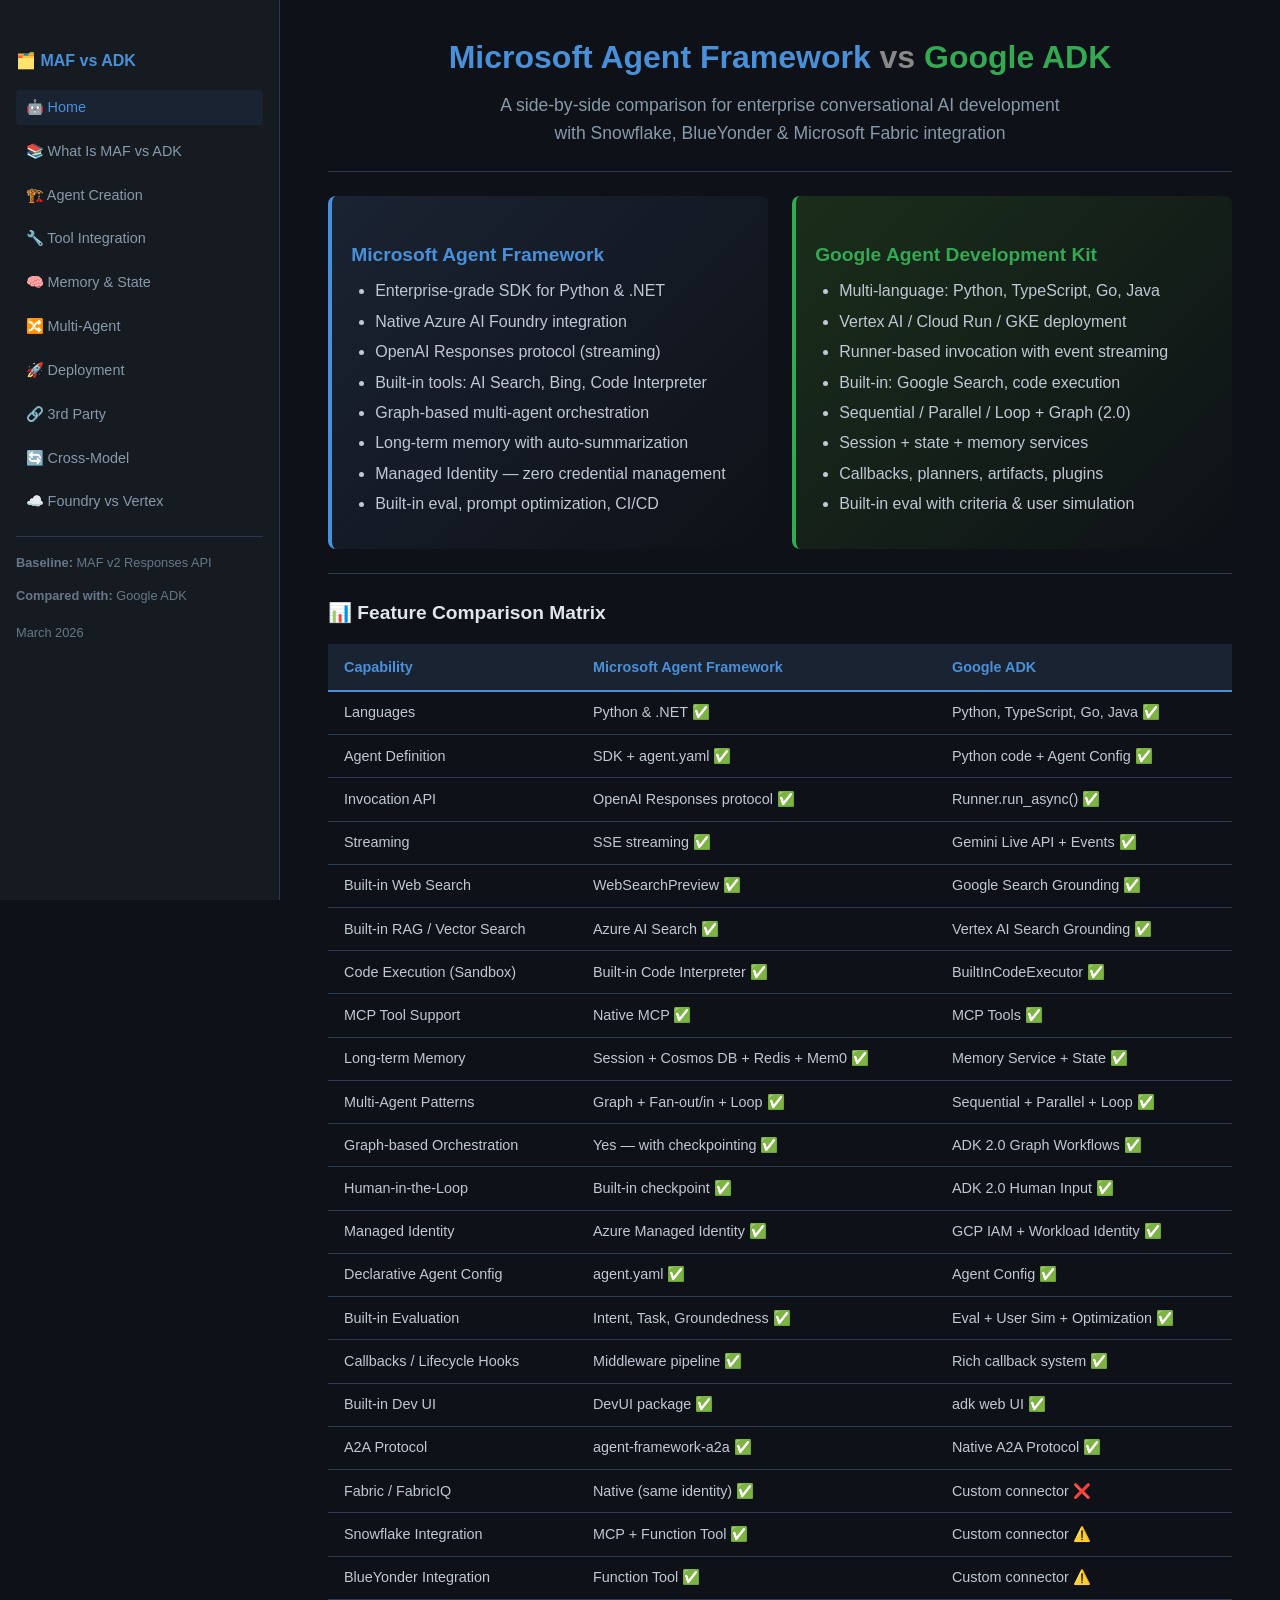
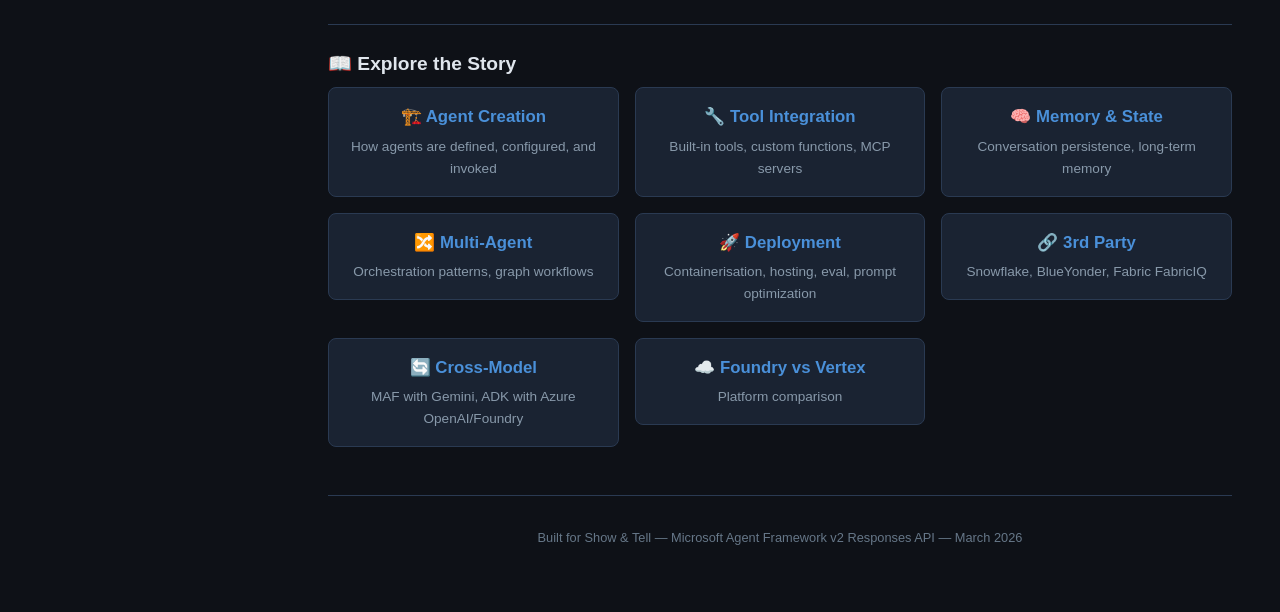
<file: static_site/index.html>
<!DOCTYPE html>
<html lang="en">
<head>
<meta charset="UTF-8">
<meta name="viewport" content="width=device-width, initial-scale=1.0">
<title>Home — MAF vs ADK</title>
<link rel="stylesheet" href="css/style.css">
</head>
<body>
<nav class="sidebar">
    <h3>🗂️ MAF vs ADK</h3>
    <ul><li><a href="index.html" class="active">🤖 Home</a></li>
<li><a href="0-what-is.html">📚 What Is MAF vs ADK</a></li>
<li><a href="1-agent-creation.html">🏗️ Agent Creation</a></li>
<li><a href="2-tool-integration.html">🔧 Tool Integration</a></li>
<li><a href="3-memory-state.html">🧠 Memory & State</a></li>
<li><a href="4-multi-agent.html">🔀 Multi-Agent</a></li>
<li><a href="5-deployment.html">🚀 Deployment</a></li>
<li><a href="6-third-party.html">🔗 3rd Party</a></li>
<li><a href="7-cross-model.html">🔄 Cross-Model</a></li>
<li><a href="8-foundry-vs-vertex.html">☁️ Foundry vs Vertex</a></li>
</ul>
    <div class="sidebar-meta">
        <p><strong>Baseline:</strong> MAF v2 Responses API</p>
        <p><strong>Compared with:</strong> Google ADK</p>
        <p style="margin-top:1rem;">March 2026</p>
    </div>
</nav>
<div class="mobile-nav">
    <select onchange="location.href=this.value">
        <option value="index.html" selected>🤖 Home</option>
<option value="0-what-is.html">📚 What Is MAF vs ADK</option>
<option value="1-agent-creation.html">🏗️ Agent Creation</option>
<option value="2-tool-integration.html">🔧 Tool Integration</option>
<option value="3-memory-state.html">🧠 Memory & State</option>
<option value="4-multi-agent.html">🔀 Multi-Agent</option>
<option value="5-deployment.html">🚀 Deployment</option>
<option value="6-third-party.html">🔗 3rd Party</option>
<option value="7-cross-model.html">🔄 Cross-Model</option>
<option value="8-foundry-vs-vertex.html">☁️ Foundry vs Vertex</option>

    </select>
</div>
<main class="main-content">

<h1 style="text-align:center;">
    <span style="color:#4A90D9;">Microsoft Agent Framework</span>
    <span style="color:#888;"> vs </span>
    <span style="color:#34A853;">Google ADK</span>
</h1>
<p style="text-align:center; color:#8899aa; font-size:1.1rem;">
    A side-by-side comparison for enterprise conversational AI development<br>
    with Snowflake, BlueYonder &amp; Microsoft Fabric integration
</p>
<hr>

<div class="columns">
<div class="maf-col">
    <h3 style="color:#4A90D9;">Microsoft Agent Framework</h3>
    <ul>
    <li>Enterprise-grade SDK for Python &amp; .NET</li>
    <li>Native Azure AI Foundry integration</li>
    <li>OpenAI Responses protocol (streaming)</li>
    <li>Built-in tools: AI Search, Bing, Code Interpreter</li>
    <li>Graph-based multi-agent orchestration</li>
    <li>Long-term memory with auto-summarization</li>
    <li>Managed Identity — zero credential management</li>
    <li>Built-in eval, prompt optimization, CI/CD</li>
    </ul>
</div>
<div class="adk-col">
    <h3 style="color:#34A853;">Google Agent Development Kit</h3>
    <ul>
    <li>Multi-language: Python, TypeScript, Go, Java</li>
    <li>Vertex AI / Cloud Run / GKE deployment</li>
    <li>Runner-based invocation with event streaming</li>
    <li>Built-in: Google Search, code execution</li>
    <li>Sequential / Parallel / Loop + Graph (2.0)</li>
    <li>Session + state + memory services</li>
    <li>Callbacks, planners, artifacts, plugins</li>
    <li>Built-in eval with criteria &amp; user simulation</li>
    </ul>
</div>
</div>
<hr>

<h3>📊 Feature Comparison Matrix</h3>
<table><thead><tr><th>Capability</th><th>Microsoft Agent Framework</th><th>Google ADK</th></tr></thead><tbody><tr><td>Languages</td><td>Python &amp; .NET ✅</td><td>Python, TypeScript, Go, Java ✅</td></tr>
<tr><td>Agent Definition</td><td>SDK + agent.yaml ✅</td><td>Python code + Agent Config ✅</td></tr>
<tr><td>Invocation API</td><td>OpenAI Responses protocol ✅</td><td>Runner.run_async() ✅</td></tr>
<tr><td>Streaming</td><td>SSE streaming ✅</td><td>Gemini Live API + Events ✅</td></tr>
<tr><td>Built-in Web Search</td><td>WebSearchPreview ✅</td><td>Google Search Grounding ✅</td></tr>
<tr><td>Built-in RAG / Vector Search</td><td>Azure AI Search ✅</td><td>Vertex AI Search Grounding ✅</td></tr>
<tr><td>Code Execution (Sandbox)</td><td>Built-in Code Interpreter ✅</td><td>BuiltInCodeExecutor ✅</td></tr>
<tr><td>MCP Tool Support</td><td>Native MCP ✅</td><td>MCP Tools ✅</td></tr>
<tr><td>Long-term Memory</td><td>Session + Cosmos DB + Redis + Mem0 ✅</td><td>Memory Service + State ✅</td></tr>
<tr><td>Multi-Agent Patterns</td><td>Graph + Fan-out/in + Loop ✅</td><td>Sequential + Parallel + Loop ✅</td></tr>
<tr><td>Graph-based Orchestration</td><td>Yes — with checkpointing ✅</td><td>ADK 2.0 Graph Workflows ✅</td></tr>
<tr><td>Human-in-the-Loop</td><td>Built-in checkpoint ✅</td><td>ADK 2.0 Human Input ✅</td></tr>
<tr><td>Managed Identity</td><td>Azure Managed Identity ✅</td><td>GCP IAM + Workload Identity ✅</td></tr>
<tr><td>Declarative Agent Config</td><td>agent.yaml ✅</td><td>Agent Config ✅</td></tr>
<tr><td>Built-in Evaluation</td><td>Intent, Task, Groundedness ✅</td><td>Eval + User Sim + Optimization ✅</td></tr>
<tr><td>Callbacks / Lifecycle Hooks</td><td>Middleware pipeline ✅</td><td>Rich callback system ✅</td></tr>
<tr><td>Built-in Dev UI</td><td>DevUI package ✅</td><td>adk web UI ✅</td></tr>
<tr><td>A2A Protocol</td><td>agent-framework-a2a ✅</td><td>Native A2A Protocol ✅</td></tr>
<tr><td>Fabric / FabricIQ</td><td>Native (same identity) ✅</td><td>Custom connector ❌</td></tr>
<tr><td>Snowflake Integration</td><td>MCP + Function Tool ✅</td><td>Custom connector ⚠️</td></tr>
<tr><td>BlueYonder Integration</td><td>Function Tool ✅</td><td>Custom connector ⚠️</td></tr>
</tbody></table>
<hr>

<h3>📖 Explore the Story</h3>
<div class="columns-3"><a href="1-agent-creation.html" style="text-decoration:none"><div class="metric-card"><h3>🏗️ Agent Creation</h3><p>How agents are defined, configured, and invoked</p></div></a>
<a href="2-tool-integration.html" style="text-decoration:none"><div class="metric-card"><h3>🔧 Tool Integration</h3><p>Built-in tools, custom functions, MCP servers</p></div></a>
<a href="3-memory-state.html" style="text-decoration:none"><div class="metric-card"><h3>🧠 Memory &amp; State</h3><p>Conversation persistence, long-term memory</p></div></a>
<a href="4-multi-agent.html" style="text-decoration:none"><div class="metric-card"><h3>🔀 Multi-Agent</h3><p>Orchestration patterns, graph workflows</p></div></a>
<a href="5-deployment.html" style="text-decoration:none"><div class="metric-card"><h3>🚀 Deployment</h3><p>Containerisation, hosting, eval, prompt optimization</p></div></a>
<a href="6-third-party.html" style="text-decoration:none"><div class="metric-card"><h3>🔗 3rd Party</h3><p>Snowflake, BlueYonder, Fabric FabricIQ</p></div></a>
<a href="7-cross-model.html" style="text-decoration:none"><div class="metric-card"><h3>🔄 Cross-Model</h3><p>MAF with Gemini, ADK with Azure OpenAI/Foundry</p></div></a>
<a href="8-foundry-vs-vertex.html" style="text-decoration:none"><div class="metric-card"><h3>☁️ Foundry vs Vertex</h3><p>Platform comparison</p></div></a>
</div>

<div class="footer">
    Built for Show &amp; Tell — Microsoft Agent Framework v2 Responses API — March 2026
</div>
</main>
</body>
</html>
</file>
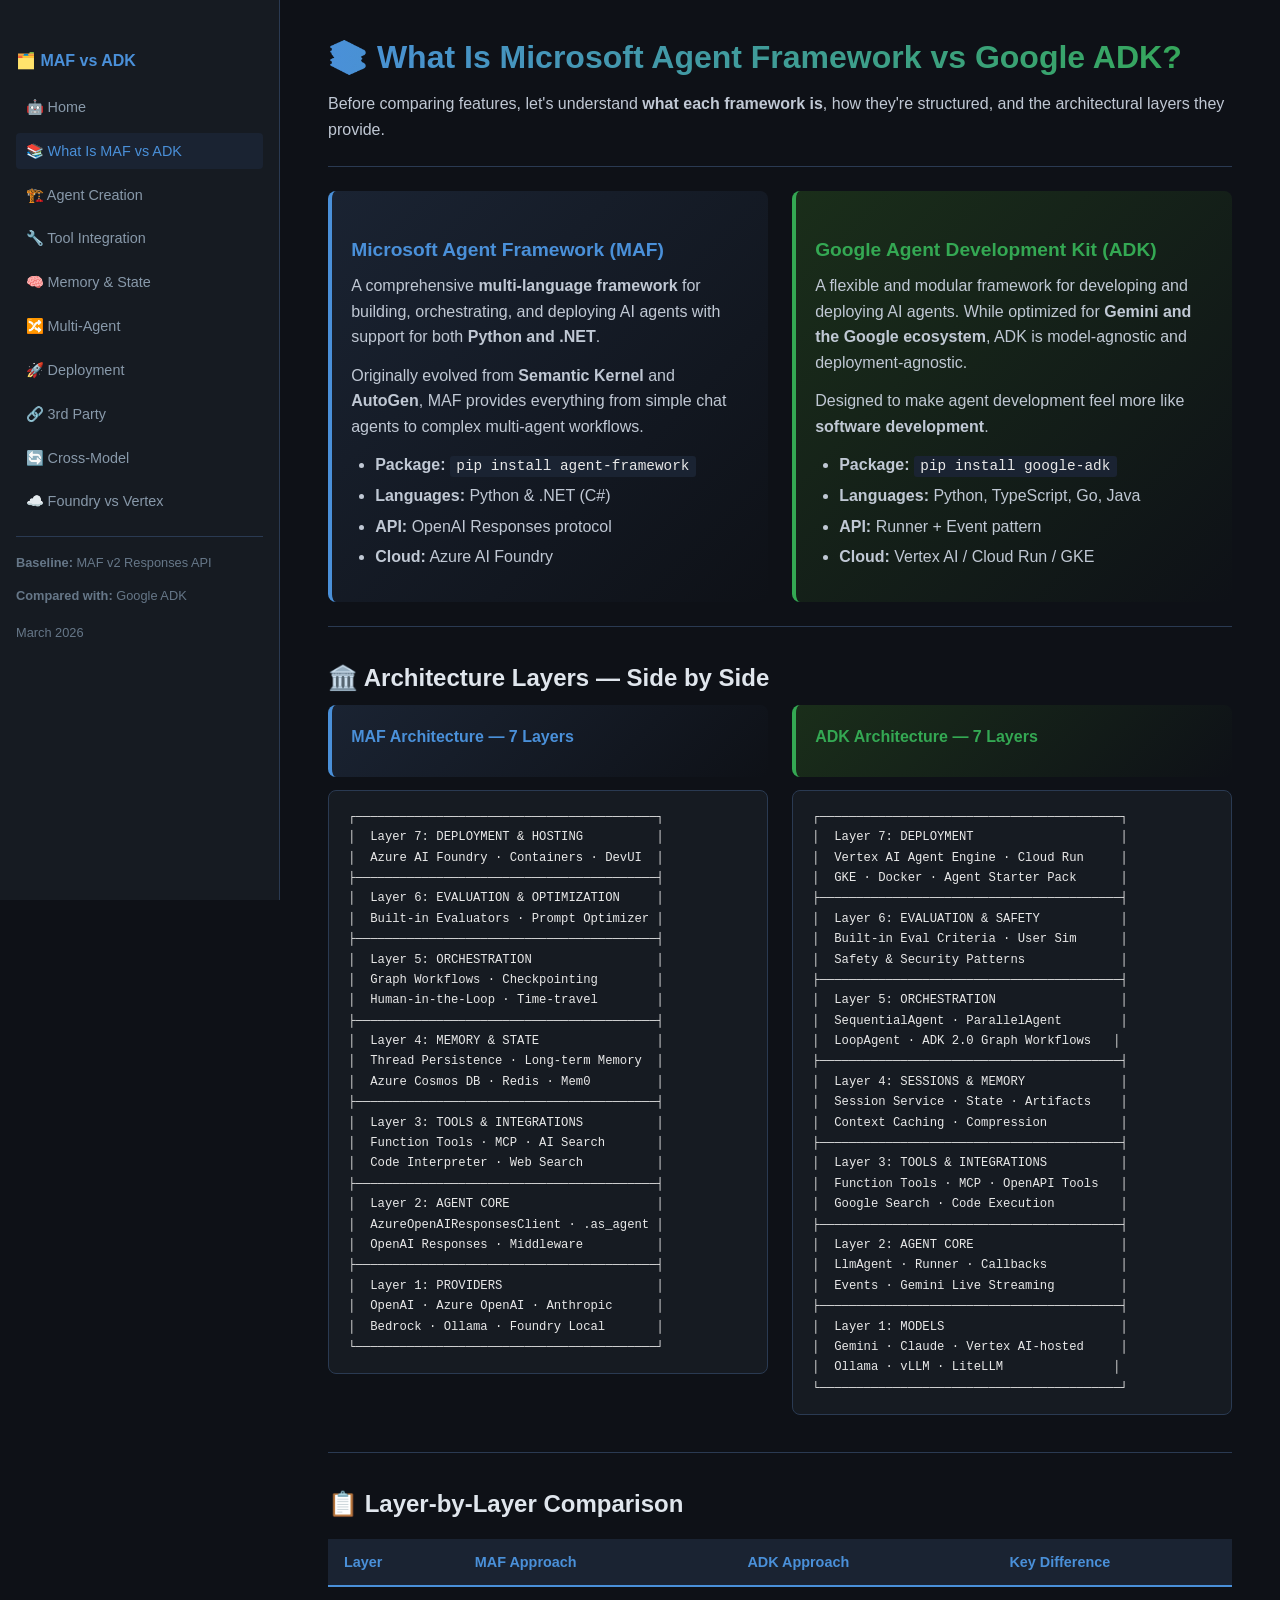
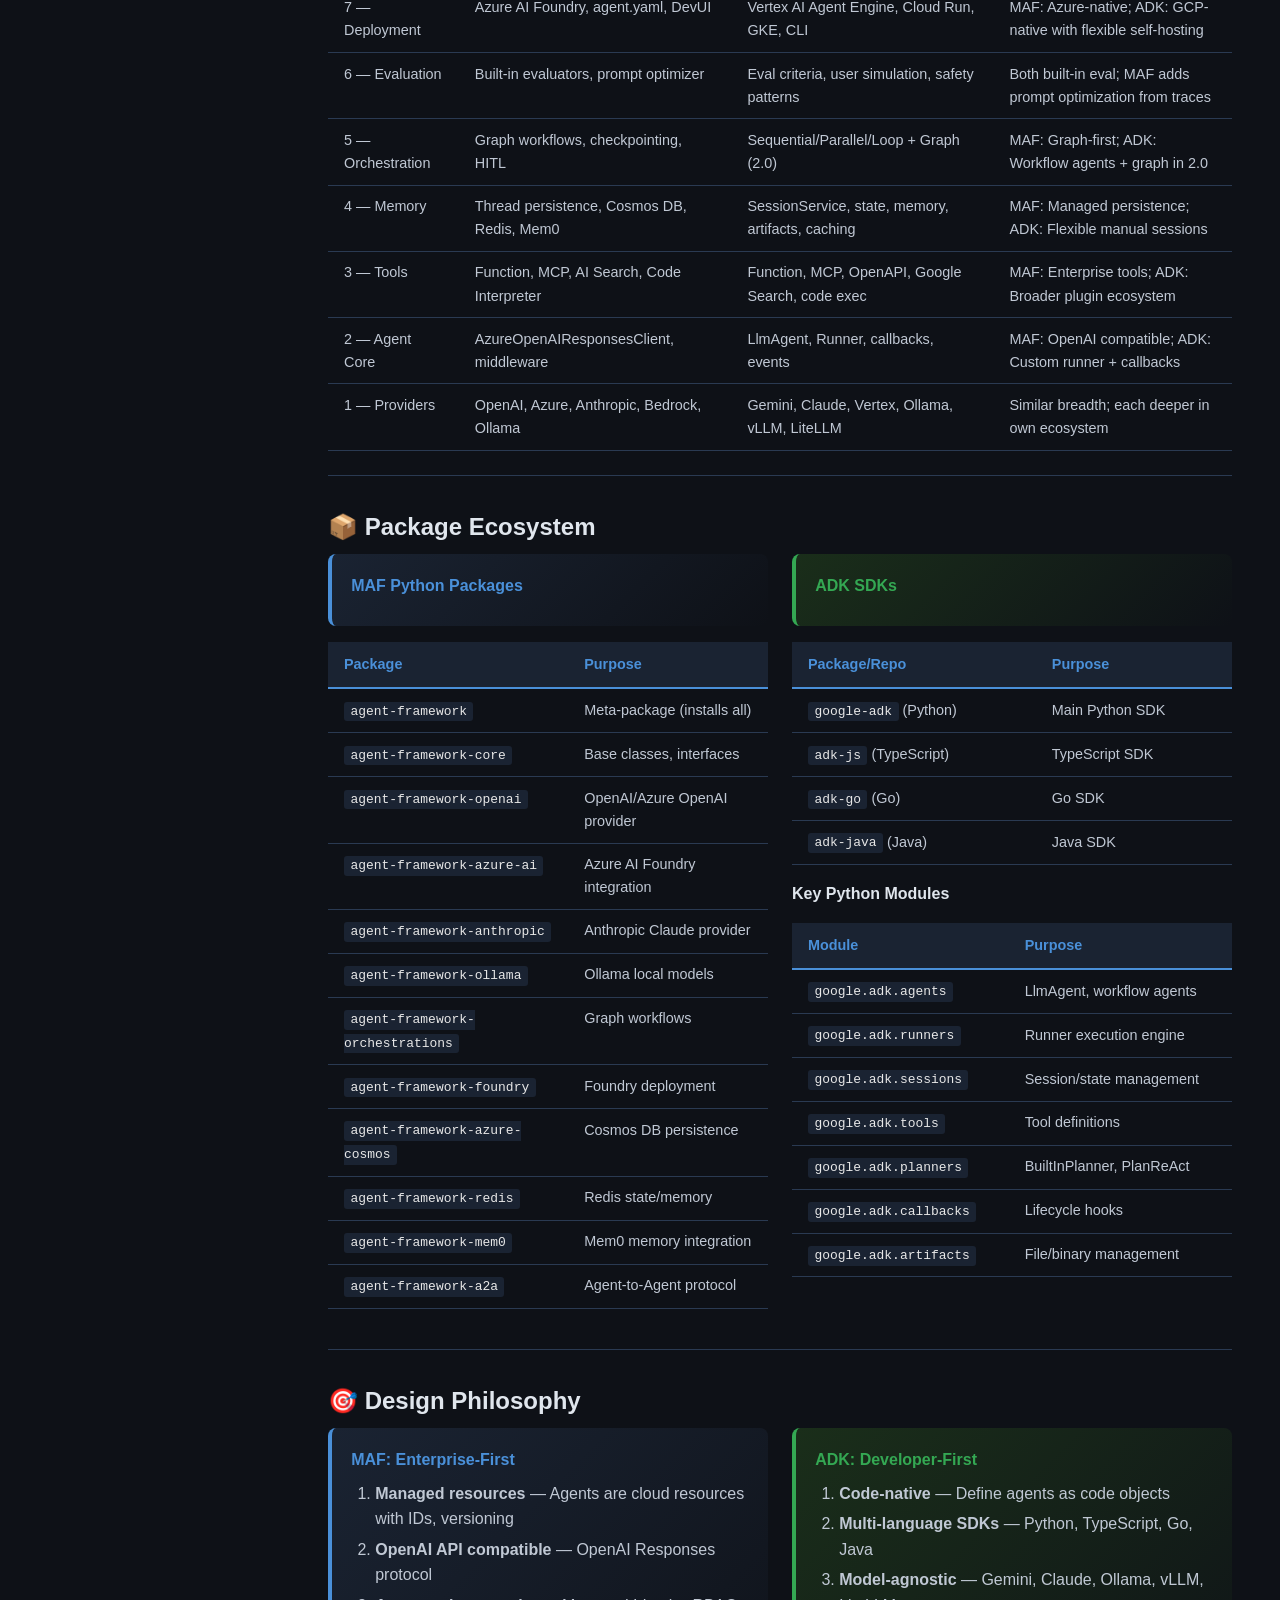
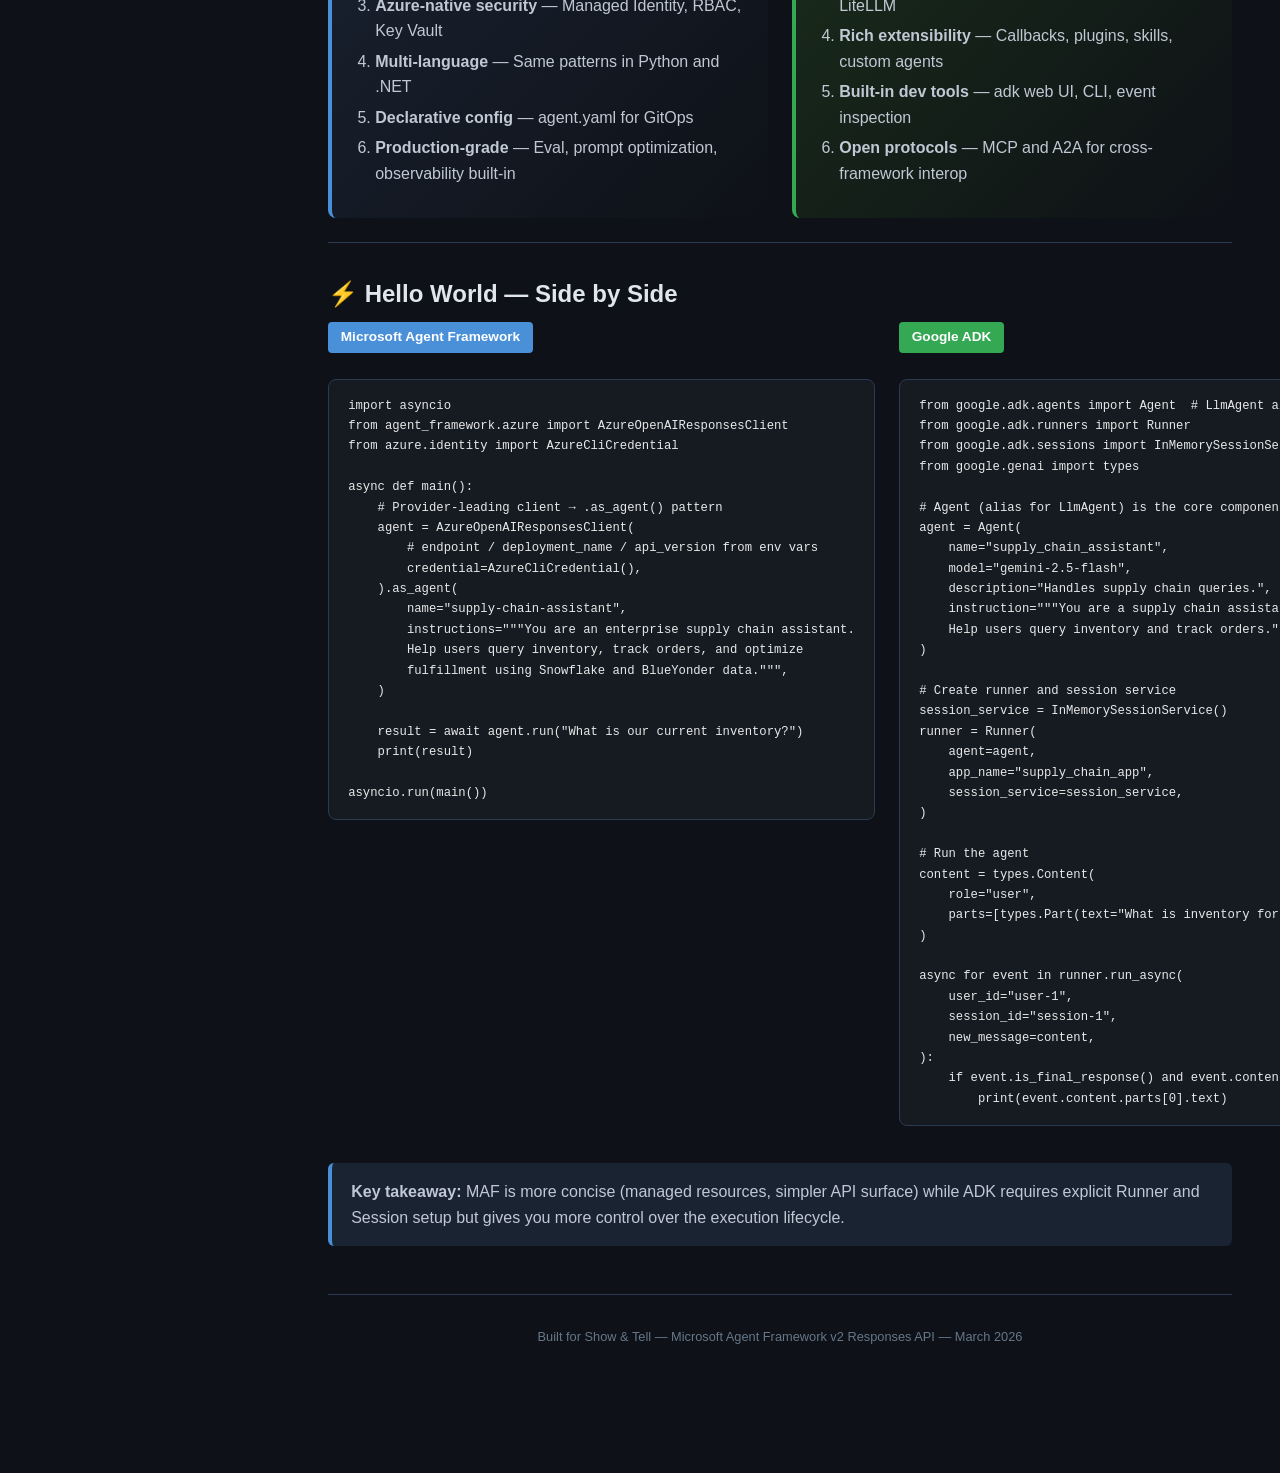
<file: static_site/0-what-is.html>
<!DOCTYPE html>
<html lang="en">
<head>
<meta charset="UTF-8">
<meta name="viewport" content="width=device-width, initial-scale=1.0">
<title>What Is MAF vs ADK — MAF vs ADK</title>
<link rel="stylesheet" href="css/style.css">
</head>
<body>
<nav class="sidebar">
    <h3>🗂️ MAF vs ADK</h3>
    <ul><li><a href="index.html">🤖 Home</a></li>
<li><a href="0-what-is.html" class="active">📚 What Is MAF vs ADK</a></li>
<li><a href="1-agent-creation.html">🏗️ Agent Creation</a></li>
<li><a href="2-tool-integration.html">🔧 Tool Integration</a></li>
<li><a href="3-memory-state.html">🧠 Memory & State</a></li>
<li><a href="4-multi-agent.html">🔀 Multi-Agent</a></li>
<li><a href="5-deployment.html">🚀 Deployment</a></li>
<li><a href="6-third-party.html">🔗 3rd Party</a></li>
<li><a href="7-cross-model.html">🔄 Cross-Model</a></li>
<li><a href="8-foundry-vs-vertex.html">☁️ Foundry vs Vertex</a></li>
</ul>
    <div class="sidebar-meta">
        <p><strong>Baseline:</strong> MAF v2 Responses API</p>
        <p><strong>Compared with:</strong> Google ADK</p>
        <p style="margin-top:1rem;">March 2026</p>
    </div>
</nav>
<div class="mobile-nav">
    <select onchange="location.href=this.value">
        <option value="index.html">🤖 Home</option>
<option value="0-what-is.html" selected>📚 What Is MAF vs ADK</option>
<option value="1-agent-creation.html">🏗️ Agent Creation</option>
<option value="2-tool-integration.html">🔧 Tool Integration</option>
<option value="3-memory-state.html">🧠 Memory & State</option>
<option value="4-multi-agent.html">🔀 Multi-Agent</option>
<option value="5-deployment.html">🚀 Deployment</option>
<option value="6-third-party.html">🔗 3rd Party</option>
<option value="7-cross-model.html">🔄 Cross-Model</option>
<option value="8-foundry-vs-vertex.html">☁️ Foundry vs Vertex</option>

    </select>
</div>
<main class="main-content">

<h1 class="section-header">📚 What Is Microsoft Agent Framework vs Google ADK?</h1>
<p>Before comparing features, let's understand <strong>what each framework is</strong>,
how they're structured, and the architectural layers they provide.</p>
<hr>

<div class="columns">
<div class="maf-col">
    <h3 style="color:#4A90D9;">Microsoft Agent Framework (MAF)</h3>
    <p>A comprehensive <strong>multi-language framework</strong> for building,
    orchestrating, and deploying AI agents with support for both <strong>Python and .NET</strong>.</p>
    <p>Originally evolved from <strong>Semantic Kernel</strong> and <strong>AutoGen</strong>,
    MAF provides everything from simple chat agents to complex multi-agent workflows.</p>
    <ul>
    <li><strong>Package:</strong> <code>pip install agent-framework</code></li>
    <li><strong>Languages:</strong> Python &amp; .NET (C#)</li>
    <li><strong>API:</strong> OpenAI Responses protocol</li>
    <li><strong>Cloud:</strong> Azure AI Foundry</li>
    </ul>
</div>
<div class="adk-col">
    <h3 style="color:#34A853;">Google Agent Development Kit (ADK)</h3>
    <p>A flexible and modular framework for developing and deploying AI agents.
    While optimized for <strong>Gemini and the Google ecosystem</strong>,
    ADK is model-agnostic and deployment-agnostic.</p>
    <p>Designed to make agent development feel more like <strong>software development</strong>.</p>
    <ul>
    <li><strong>Package:</strong> <code>pip install google-adk</code></li>
    <li><strong>Languages:</strong> Python, TypeScript, Go, Java</li>
    <li><strong>API:</strong> Runner + Event pattern</li>
    <li><strong>Cloud:</strong> Vertex AI / Cloud Run / GKE</li>
    </ul>
</div>
</div>
<hr>

<h2>🏛️ Architecture Layers — Side by Side</h2>
<div class="columns">
<div>
    <div class="maf-col"><h4 style="color:#4A90D9;">MAF Architecture — 7 Layers</h4></div>
    <pre><code class="language-text">┌─────────────────────────────────────────┐
│  Layer 7: DEPLOYMENT &amp; HOSTING          │
│  Azure AI Foundry · Containers · DevUI  │
├─────────────────────────────────────────┤
│  Layer 6: EVALUATION &amp; OPTIMIZATION     │
│  Built-in Evaluators · Prompt Optimizer │
├─────────────────────────────────────────┤
│  Layer 5: ORCHESTRATION                 │
│  Graph Workflows · Checkpointing        │
│  Human-in-the-Loop · Time-travel        │
├─────────────────────────────────────────┤
│  Layer 4: MEMORY &amp; STATE                │
│  Thread Persistence · Long-term Memory  │
│  Azure Cosmos DB · Redis · Mem0         │
├─────────────────────────────────────────┤
│  Layer 3: TOOLS &amp; INTEGRATIONS          │
│  Function Tools · MCP · AI Search       │
│  Code Interpreter · Web Search          │
├─────────────────────────────────────────┤
│  Layer 2: AGENT CORE                    │
│  AzureOpenAIResponsesClient · .as_agent │
│  OpenAI Responses · Middleware          │
├─────────────────────────────────────────┤
│  Layer 1: PROVIDERS                     │
│  OpenAI · Azure OpenAI · Anthropic      │
│  Bedrock · Ollama · Foundry Local       │
└─────────────────────────────────────────┘</code></pre>
</div>
<div>
    <div class="adk-col"><h4 style="color:#34A853;">ADK Architecture — 7 Layers</h4></div>
    <pre><code class="language-text">┌─────────────────────────────────────────┐
│  Layer 7: DEPLOYMENT                    │
│  Vertex AI Agent Engine · Cloud Run     │
│  GKE · Docker · Agent Starter Pack      │
├─────────────────────────────────────────┤
│  Layer 6: EVALUATION &amp; SAFETY           │
│  Built-in Eval Criteria · User Sim      │
│  Safety &amp; Security Patterns             │
├─────────────────────────────────────────┤
│  Layer 5: ORCHESTRATION                 │
│  SequentialAgent · ParallelAgent        │
│  LoopAgent · ADK 2.0 Graph Workflows   │
├─────────────────────────────────────────┤
│  Layer 4: SESSIONS &amp; MEMORY             │
│  Session Service · State · Artifacts    │
│  Context Caching · Compression          │
├─────────────────────────────────────────┤
│  Layer 3: TOOLS &amp; INTEGRATIONS          │
│  Function Tools · MCP · OpenAPI Tools   │
│  Google Search · Code Execution         │
├─────────────────────────────────────────┤
│  Layer 2: AGENT CORE                    │
│  LlmAgent · Runner · Callbacks          │
│  Events · Gemini Live Streaming         │
├─────────────────────────────────────────┤
│  Layer 1: MODELS                        │
│  Gemini · Claude · Vertex AI-hosted     │
│  Ollama · vLLM · LiteLLM               │
└─────────────────────────────────────────┘</code></pre>
</div>
</div>
<hr>

<h2>📋 Layer-by-Layer Comparison</h2>
<table><thead><tr><th>Layer</th><th>MAF Approach</th><th>ADK Approach</th><th>Key Difference</th></tr></thead><tbody><tr><td>7 — Deployment</td><td>Azure AI Foundry, agent.yaml, DevUI</td><td>Vertex AI Agent Engine, Cloud Run, GKE, CLI</td><td>MAF: Azure-native; ADK: GCP-native with flexible self-hosting</td></tr>
<tr><td>6 — Evaluation</td><td>Built-in evaluators, prompt optimizer</td><td>Eval criteria, user simulation, safety patterns</td><td>Both built-in eval; MAF adds prompt optimization from traces</td></tr>
<tr><td>5 — Orchestration</td><td>Graph workflows, checkpointing, HITL</td><td>Sequential/Parallel/Loop + Graph (2.0)</td><td>MAF: Graph-first; ADK: Workflow agents + graph in 2.0</td></tr>
<tr><td>4 — Memory</td><td>Thread persistence, Cosmos DB, Redis, Mem0</td><td>SessionService, state, memory, artifacts, caching</td><td>MAF: Managed persistence; ADK: Flexible manual sessions</td></tr>
<tr><td>3 — Tools</td><td>Function, MCP, AI Search, Code Interpreter</td><td>Function, MCP, OpenAPI, Google Search, code exec</td><td>MAF: Enterprise tools; ADK: Broader plugin ecosystem</td></tr>
<tr><td>2 — Agent Core</td><td>AzureOpenAIResponsesClient, middleware</td><td>LlmAgent, Runner, callbacks, events</td><td>MAF: OpenAI compatible; ADK: Custom runner + callbacks</td></tr>
<tr><td>1 — Providers</td><td>OpenAI, Azure, Anthropic, Bedrock, Ollama</td><td>Gemini, Claude, Vertex, Ollama, vLLM, LiteLLM</td><td>Similar breadth; each deeper in own ecosystem</td></tr>
</tbody></table>
<hr>

<h2>📦 Package Ecosystem</h2>
<div class="columns">
<div>
    <div class="maf-col"><h4 style="color:#4A90D9;">MAF Python Packages</h4></div>
    <table><thead><tr><th>Package</th><th>Purpose</th></tr></thead><tbody><tr><td><code>agent-framework</code></td><td>Meta-package (installs all)</td></tr>
<tr><td><code>agent-framework-core</code></td><td>Base classes, interfaces</td></tr>
<tr><td><code>agent-framework-openai</code></td><td>OpenAI/Azure OpenAI provider</td></tr>
<tr><td><code>agent-framework-azure-ai</code></td><td>Azure AI Foundry integration</td></tr>
<tr><td><code>agent-framework-anthropic</code></td><td>Anthropic Claude provider</td></tr>
<tr><td><code>agent-framework-ollama</code></td><td>Ollama local models</td></tr>
<tr><td><code>agent-framework-orchestrations</code></td><td>Graph workflows</td></tr>
<tr><td><code>agent-framework-foundry</code></td><td>Foundry deployment</td></tr>
<tr><td><code>agent-framework-azure-cosmos</code></td><td>Cosmos DB persistence</td></tr>
<tr><td><code>agent-framework-redis</code></td><td>Redis state/memory</td></tr>
<tr><td><code>agent-framework-mem0</code></td><td>Mem0 memory integration</td></tr>
<tr><td><code>agent-framework-a2a</code></td><td>Agent-to-Agent protocol</td></tr>
</tbody></table>
</div>
<div>
    <div class="adk-col"><h4 style="color:#34A853;">ADK SDKs</h4></div>
    <table><thead><tr><th>Package/Repo</th><th>Purpose</th></tr></thead><tbody><tr><td><code>google-adk</code> (Python)</td><td>Main Python SDK</td></tr>
<tr><td><code>adk-js</code> (TypeScript)</td><td>TypeScript SDK</td></tr>
<tr><td><code>adk-go</code> (Go)</td><td>Go SDK</td></tr>
<tr><td><code>adk-java</code> (Java)</td><td>Java SDK</td></tr>
</tbody></table>
    <h4>Key Python Modules</h4>
    <table><thead><tr><th>Module</th><th>Purpose</th></tr></thead><tbody><tr><td><code>google.adk.agents</code></td><td>LlmAgent, workflow agents</td></tr>
<tr><td><code>google.adk.runners</code></td><td>Runner execution engine</td></tr>
<tr><td><code>google.adk.sessions</code></td><td>Session/state management</td></tr>
<tr><td><code>google.adk.tools</code></td><td>Tool definitions</td></tr>
<tr><td><code>google.adk.planners</code></td><td>BuiltInPlanner, PlanReAct</td></tr>
<tr><td><code>google.adk.callbacks</code></td><td>Lifecycle hooks</td></tr>
<tr><td><code>google.adk.artifacts</code></td><td>File/binary management</td></tr>
</tbody></table>
</div>
</div>
<hr>

<h2>🎯 Design Philosophy</h2>
<div class="columns">
<div class="maf-col">
    <h4 style="color:#4A90D9;">MAF: Enterprise-First</h4>
    <ol>
    <li><strong>Managed resources</strong> — Agents are cloud resources with IDs, versioning</li>
    <li><strong>OpenAI API compatible</strong> — OpenAI Responses protocol</li>
    <li><strong>Azure-native security</strong> — Managed Identity, RBAC, Key Vault</li>
    <li><strong>Multi-language</strong> — Same patterns in Python and .NET</li>
    <li><strong>Declarative config</strong> — agent.yaml for GitOps</li>
    <li><strong>Production-grade</strong> — Eval, prompt optimization, observability built-in</li>
    </ol>
</div>
<div class="adk-col">
    <h4 style="color:#34A853;">ADK: Developer-First</h4>
    <ol>
    <li><strong>Code-native</strong> — Define agents as code objects</li>
    <li><strong>Multi-language SDKs</strong> — Python, TypeScript, Go, Java</li>
    <li><strong>Model-agnostic</strong> — Gemini, Claude, Ollama, vLLM, LiteLLM</li>
    <li><strong>Rich extensibility</strong> — Callbacks, plugins, skills, custom agents</li>
    <li><strong>Built-in dev tools</strong> — adk web UI, CLI, event inspection</li>
    <li><strong>Open protocols</strong> — MCP and A2A for cross-framework interop</li>
    </ol>
</div>
</div>
<hr>

<h2>⚡ Hello World — Side by Side</h2>
<div class="columns">
<div>
    <span class="framework-label-maf">Microsoft Agent Framework</span>
    <pre><code class="language-python">import asyncio
from agent_framework.azure import AzureOpenAIResponsesClient
from azure.identity import AzureCliCredential

async def main():
    # Provider-leading client → .as_agent() pattern
    agent = AzureOpenAIResponsesClient(
        # endpoint / deployment_name / api_version from env vars
        credential=AzureCliCredential(),
    ).as_agent(
        name=&quot;supply-chain-assistant&quot;,
        instructions=&quot;&quot;&quot;You are an enterprise supply chain assistant.
        Help users query inventory, track orders, and optimize
        fulfillment using Snowflake and BlueYonder data.&quot;&quot;&quot;,
    )

    result = await agent.run(&quot;What is our current inventory?&quot;)
    print(result)

asyncio.run(main())</code></pre>
</div>
<div>
    <span class="framework-label-adk">Google ADK</span>
    <pre><code class="language-python">from google.adk.agents import Agent  # LlmAgent aliased as Agent
from google.adk.runners import Runner
from google.adk.sessions import InMemorySessionService
from google.genai import types

# Agent (alias for LlmAgent) is the core component
agent = Agent(
    name=&quot;supply_chain_assistant&quot;,
    model=&quot;gemini-2.5-flash&quot;,
    description=&quot;Handles supply chain queries.&quot;,
    instruction=&quot;&quot;&quot;You are a supply chain assistant.
    Help users query inventory and track orders.&quot;&quot;&quot;,
)

# Create runner and session service
session_service = InMemorySessionService()
runner = Runner(
    agent=agent,
    app_name=&quot;supply_chain_app&quot;,
    session_service=session_service,
)

# Run the agent
content = types.Content(
    role=&quot;user&quot;,
    parts=[types.Part(text=&quot;What is inventory for SKU-4521?&quot;)]
)

async for event in runner.run_async(
    user_id=&quot;user-1&quot;,
    session_id=&quot;session-1&quot;,
    new_message=content,
):
    if event.is_final_response() and event.content:
        print(event.content.parts[0].text)</code></pre>
</div>
</div>
<div class="info-box">
    <strong>Key takeaway:</strong> MAF is more concise (managed resources, simpler API surface)
    while ADK requires explicit Runner and Session setup but gives you more control over the execution lifecycle.
</div>

<div class="footer">
    Built for Show &amp; Tell — Microsoft Agent Framework v2 Responses API — March 2026
</div>
</main>
</body>
</html>
</file>
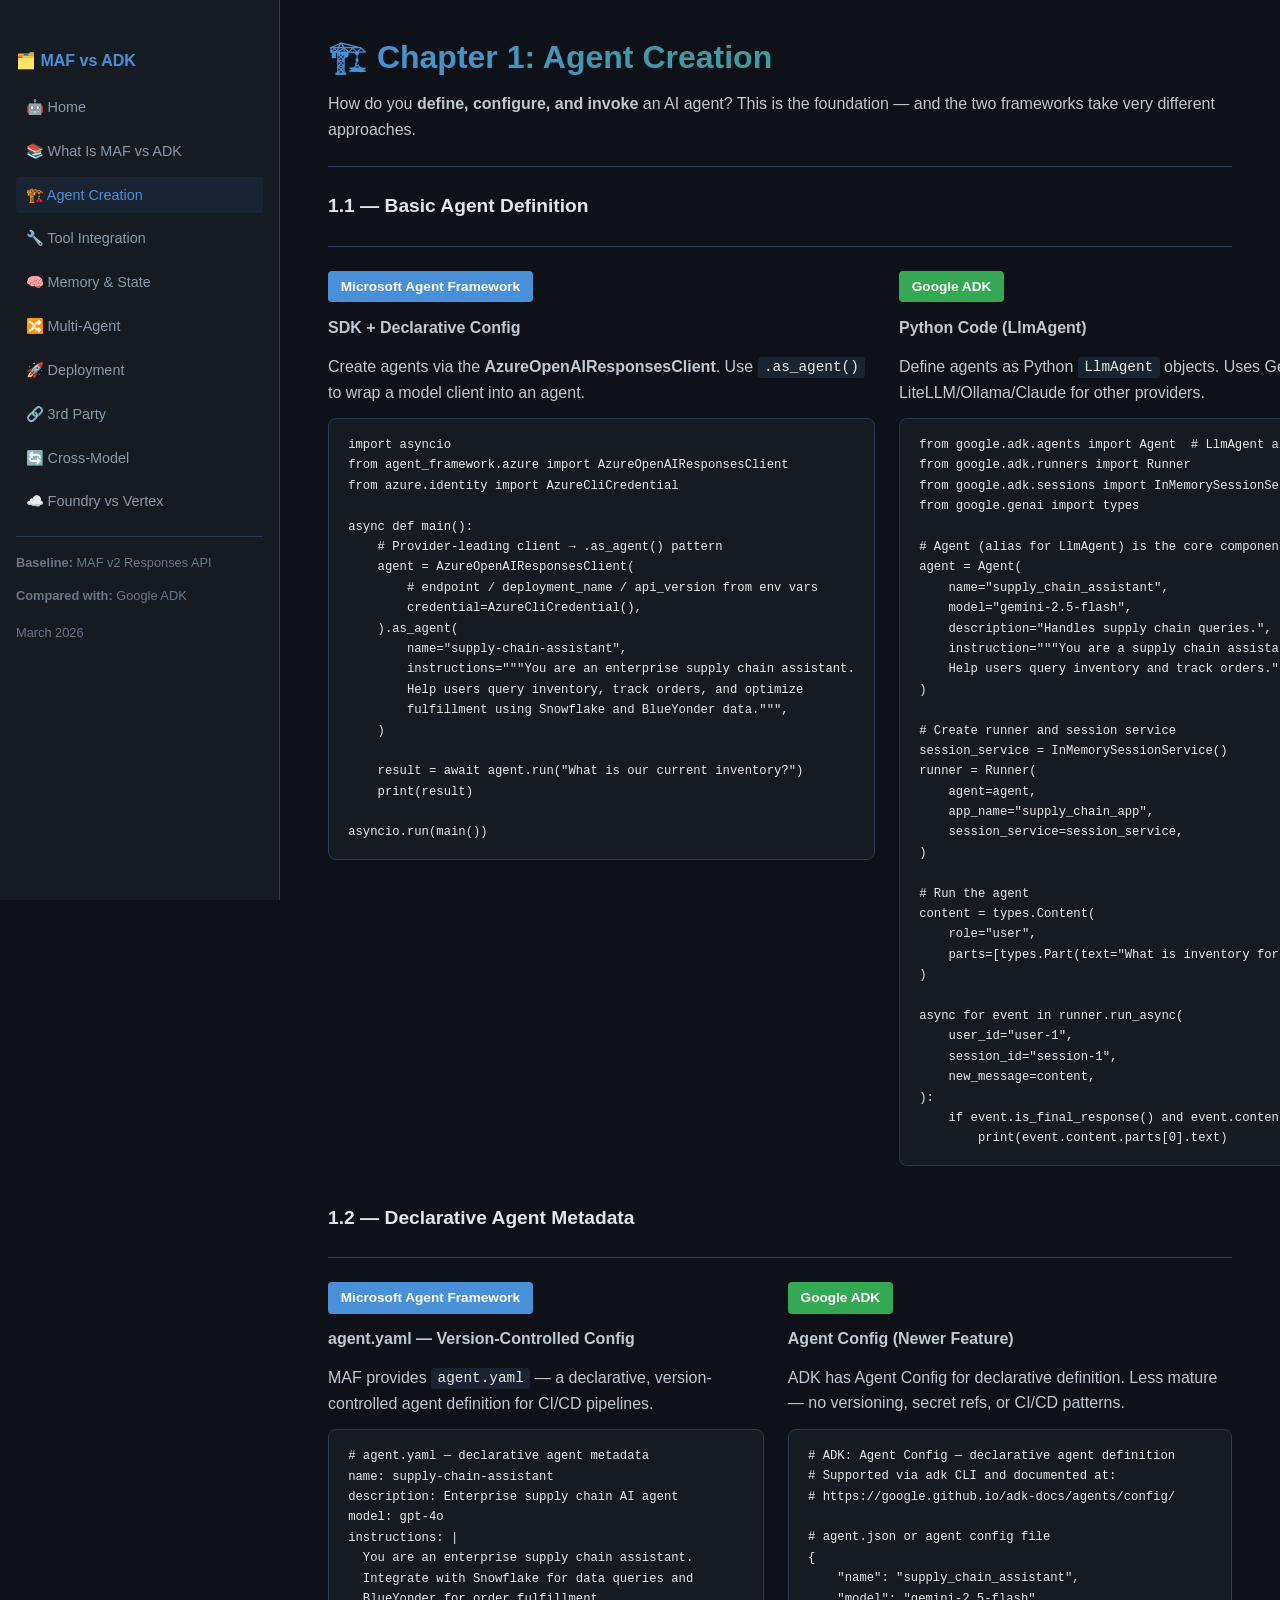
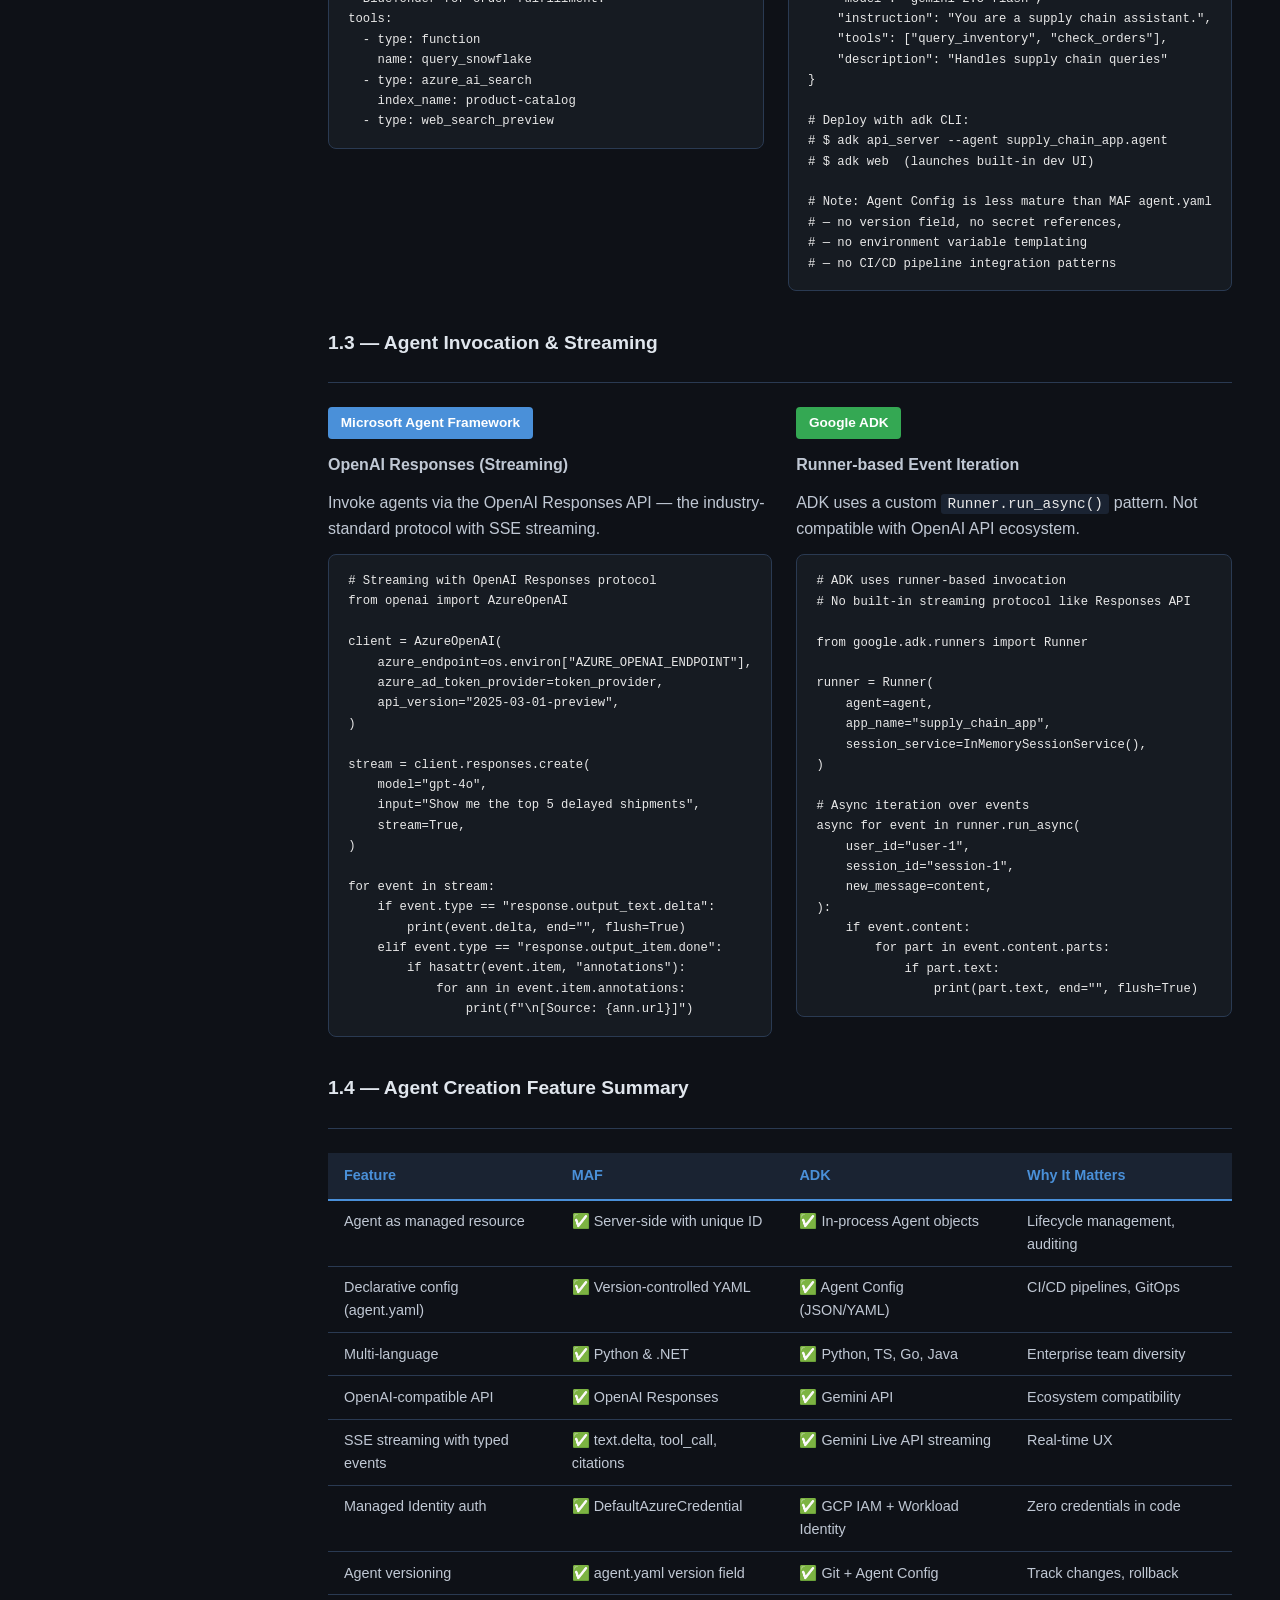
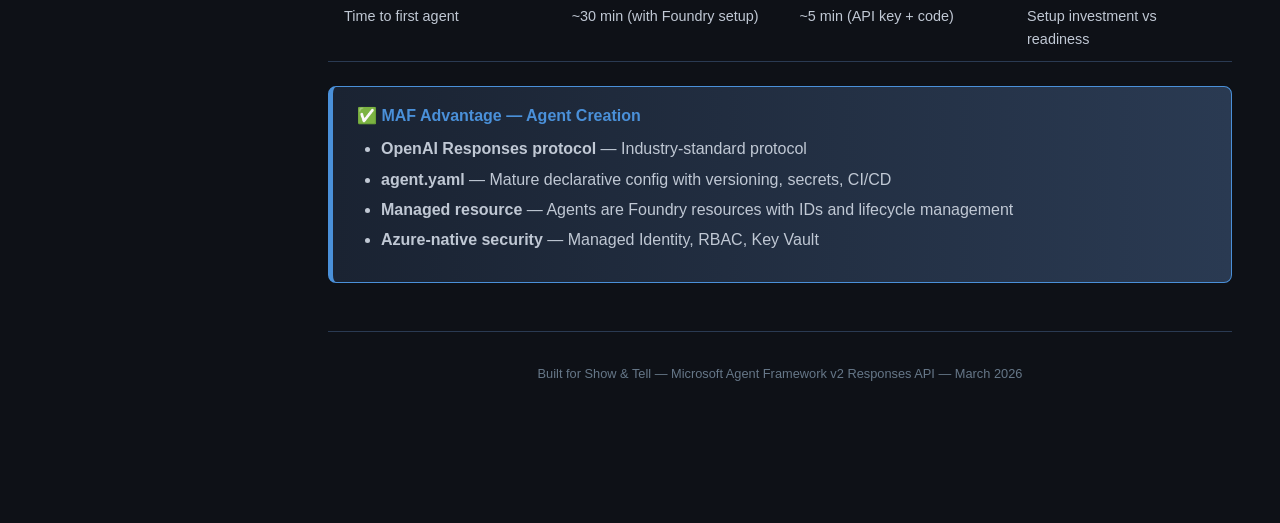
<file: static_site/1-agent-creation.html>
<!DOCTYPE html>
<html lang="en">
<head>
<meta charset="UTF-8">
<meta name="viewport" content="width=device-width, initial-scale=1.0">
<title>Agent Creation — MAF vs ADK</title>
<link rel="stylesheet" href="css/style.css">
</head>
<body>
<nav class="sidebar">
    <h3>🗂️ MAF vs ADK</h3>
    <ul><li><a href="index.html">🤖 Home</a></li>
<li><a href="0-what-is.html">📚 What Is MAF vs ADK</a></li>
<li><a href="1-agent-creation.html" class="active">🏗️ Agent Creation</a></li>
<li><a href="2-tool-integration.html">🔧 Tool Integration</a></li>
<li><a href="3-memory-state.html">🧠 Memory & State</a></li>
<li><a href="4-multi-agent.html">🔀 Multi-Agent</a></li>
<li><a href="5-deployment.html">🚀 Deployment</a></li>
<li><a href="6-third-party.html">🔗 3rd Party</a></li>
<li><a href="7-cross-model.html">🔄 Cross-Model</a></li>
<li><a href="8-foundry-vs-vertex.html">☁️ Foundry vs Vertex</a></li>
</ul>
    <div class="sidebar-meta">
        <p><strong>Baseline:</strong> MAF v2 Responses API</p>
        <p><strong>Compared with:</strong> Google ADK</p>
        <p style="margin-top:1rem;">March 2026</p>
    </div>
</nav>
<div class="mobile-nav">
    <select onchange="location.href=this.value">
        <option value="index.html">🤖 Home</option>
<option value="0-what-is.html">📚 What Is MAF vs ADK</option>
<option value="1-agent-creation.html" selected>🏗️ Agent Creation</option>
<option value="2-tool-integration.html">🔧 Tool Integration</option>
<option value="3-memory-state.html">🧠 Memory & State</option>
<option value="4-multi-agent.html">🔀 Multi-Agent</option>
<option value="5-deployment.html">🚀 Deployment</option>
<option value="6-third-party.html">🔗 3rd Party</option>
<option value="7-cross-model.html">🔄 Cross-Model</option>
<option value="8-foundry-vs-vertex.html">☁️ Foundry vs Vertex</option>

    </select>
</div>
<main class="main-content">

<h1 class="section-header">🏗️ Chapter 1: Agent Creation</h1>
<p>How do you <strong>define, configure, and invoke</strong> an AI agent?
This is the foundation — and the two frameworks take very different approaches.</p>
<hr>

<h3>1.1 — Basic Agent Definition</h3><hr>
<div class="columns">
<div>
    <span class="framework-label-maf">Microsoft Agent Framework</span>
    <p><strong>SDK + Declarative Config</strong></p>
    <p>Create agents via the <strong>AzureOpenAIResponsesClient</strong>. Use <code>.as_agent()</code> to wrap a model client into an agent.</p>
    <pre><code class="language-python">import asyncio
from agent_framework.azure import AzureOpenAIResponsesClient
from azure.identity import AzureCliCredential

async def main():
    # Provider-leading client → .as_agent() pattern
    agent = AzureOpenAIResponsesClient(
        # endpoint / deployment_name / api_version from env vars
        credential=AzureCliCredential(),
    ).as_agent(
        name=&quot;supply-chain-assistant&quot;,
        instructions=&quot;&quot;&quot;You are an enterprise supply chain assistant.
        Help users query inventory, track orders, and optimize
        fulfillment using Snowflake and BlueYonder data.&quot;&quot;&quot;,
    )

    result = await agent.run(&quot;What is our current inventory?&quot;)
    print(result)

asyncio.run(main())</code></pre>
</div>
<div>
    <span class="framework-label-adk">Google ADK</span>
    <p><strong>Python Code (LlmAgent)</strong></p>
    <p>Define agents as Python <code>LlmAgent</code> objects. Uses Gemini by default or LiteLLM/Ollama/Claude for other providers.</p>
    <pre><code class="language-python">from google.adk.agents import Agent  # LlmAgent aliased as Agent
from google.adk.runners import Runner
from google.adk.sessions import InMemorySessionService
from google.genai import types

# Agent (alias for LlmAgent) is the core component
agent = Agent(
    name=&quot;supply_chain_assistant&quot;,
    model=&quot;gemini-2.5-flash&quot;,
    description=&quot;Handles supply chain queries.&quot;,
    instruction=&quot;&quot;&quot;You are a supply chain assistant.
    Help users query inventory and track orders.&quot;&quot;&quot;,
)

# Create runner and session service
session_service = InMemorySessionService()
runner = Runner(
    agent=agent,
    app_name=&quot;supply_chain_app&quot;,
    session_service=session_service,
)

# Run the agent
content = types.Content(
    role=&quot;user&quot;,
    parts=[types.Part(text=&quot;What is inventory for SKU-4521?&quot;)]
)

async for event in runner.run_async(
    user_id=&quot;user-1&quot;,
    session_id=&quot;session-1&quot;,
    new_message=content,
):
    if event.is_final_response() and event.content:
        print(event.content.parts[0].text)</code></pre>
</div>
</div>

<h3>1.2 — Declarative Agent Metadata</h3><hr>
<div class="columns">
<div>
    <span class="framework-label-maf">Microsoft Agent Framework</span>
    <p><strong>agent.yaml — Version-Controlled Config</strong></p>
    <p>MAF provides <code>agent.yaml</code> — a declarative, version-controlled agent definition for CI/CD pipelines.</p>
    <pre><code class="language-yaml"># agent.yaml — declarative agent metadata
name: supply-chain-assistant
description: Enterprise supply chain AI agent
model: gpt-4o
instructions: |
  You are an enterprise supply chain assistant.
  Integrate with Snowflake for data queries and
  BlueYonder for order fulfillment.
tools:
  - type: function
    name: query_snowflake
  - type: azure_ai_search
    index_name: product-catalog
  - type: web_search_preview</code></pre>
</div>
<div>
    <span class="framework-label-adk">Google ADK</span>
    <p><strong>Agent Config (Newer Feature)</strong></p>
    <p>ADK has Agent Config for declarative definition. Less mature — no versioning, secret refs, or CI/CD patterns.</p>
    <pre><code class="language-json"># ADK: Agent Config — declarative agent definition
# Supported via adk CLI and documented at:
# https://google.github.io/adk-docs/agents/config/

# agent.json or agent config file
{
    &quot;name&quot;: &quot;supply_chain_assistant&quot;,
    &quot;model&quot;: &quot;gemini-2.5-flash&quot;,
    &quot;instruction&quot;: &quot;You are a supply chain assistant.&quot;,
    &quot;tools&quot;: [&quot;query_inventory&quot;, &quot;check_orders&quot;],
    &quot;description&quot;: &quot;Handles supply chain queries&quot;
}

# Deploy with adk CLI:
# $ adk api_server --agent supply_chain_app.agent
# $ adk web  (launches built-in dev UI)

# Note: Agent Config is less mature than MAF agent.yaml
# — no version field, no secret references,
# — no environment variable templating
# — no CI/CD pipeline integration patterns</code></pre>
</div>
</div>

<h3>1.3 — Agent Invocation & Streaming</h3><hr>
<div class="columns">
<div>
    <span class="framework-label-maf">Microsoft Agent Framework</span>
    <p><strong>OpenAI Responses (Streaming)</strong></p>
    <p>Invoke agents via the OpenAI Responses API — the industry-standard protocol with SSE streaming.</p>
    <pre><code class="language-python"># Streaming with OpenAI Responses protocol
from openai import AzureOpenAI

client = AzureOpenAI(
    azure_endpoint=os.environ[&quot;AZURE_OPENAI_ENDPOINT&quot;],
    azure_ad_token_provider=token_provider,
    api_version=&quot;2025-03-01-preview&quot;,
)

stream = client.responses.create(
    model=&quot;gpt-4o&quot;,
    input=&quot;Show me the top 5 delayed shipments&quot;,
    stream=True,
)

for event in stream:
    if event.type == &quot;response.output_text.delta&quot;:
        print(event.delta, end=&quot;&quot;, flush=True)
    elif event.type == &quot;response.output_item.done&quot;:
        if hasattr(event.item, &quot;annotations&quot;):
            for ann in event.item.annotations:
                print(f&quot;\n[Source: {ann.url}]&quot;)</code></pre>
</div>
<div>
    <span class="framework-label-adk">Google ADK</span>
    <p><strong>Runner-based Event Iteration</strong></p>
    <p>ADK uses a custom <code>Runner.run_async()</code> pattern. Not compatible with OpenAI API ecosystem.</p>
    <pre><code class="language-python"># ADK uses runner-based invocation
# No built-in streaming protocol like Responses API

from google.adk.runners import Runner

runner = Runner(
    agent=agent,
    app_name=&quot;supply_chain_app&quot;,
    session_service=InMemorySessionService(),
)

# Async iteration over events
async for event in runner.run_async(
    user_id=&quot;user-1&quot;,
    session_id=&quot;session-1&quot;,
    new_message=content,
):
    if event.content:
        for part in event.content.parts:
            if part.text:
                print(part.text, end=&quot;&quot;, flush=True)</code></pre>
</div>
</div>

<h3>1.4 — Agent Creation Feature Summary</h3><hr>
<table><thead><tr><th>Feature</th><th>MAF</th><th>ADK</th><th>Why It Matters</th></tr></thead><tbody><tr><td>Agent as managed resource</td><td>✅ Server-side with unique ID</td><td>✅ In-process Agent objects</td><td>Lifecycle management, auditing</td></tr>
<tr><td>Declarative config (agent.yaml)</td><td>✅ Version-controlled YAML</td><td>✅ Agent Config (JSON/YAML)</td><td>CI/CD pipelines, GitOps</td></tr>
<tr><td>Multi-language</td><td>✅ Python &amp; .NET</td><td>✅ Python, TS, Go, Java</td><td>Enterprise team diversity</td></tr>
<tr><td>OpenAI-compatible API</td><td>✅ OpenAI Responses</td><td>✅ Gemini API</td><td>Ecosystem compatibility</td></tr>
<tr><td>SSE streaming with typed events</td><td>✅ text.delta, tool_call, citations</td><td>✅ Gemini Live API streaming</td><td>Real-time UX</td></tr>
<tr><td>Managed Identity auth</td><td>✅ DefaultAzureCredential</td><td>✅ GCP IAM + Workload Identity</td><td>Zero credentials in code</td></tr>
<tr><td>Agent versioning</td><td>✅ agent.yaml version field</td><td>✅ Git + Agent Config</td><td>Track changes, rollback</td></tr>
<tr><td>Time to first agent</td><td>~30 min (with Foundry setup)</td><td>~5 min (API key + code)</td><td>Setup investment vs readiness</td></tr>
</tbody></table>

<div class="advantage-banner">
    <h4>✅ MAF Advantage — Agent Creation</h4>
    <ul><li><strong>OpenAI Responses protocol</strong> — Industry-standard protocol</li><li><strong>agent.yaml</strong> — Mature declarative config with versioning, secrets, CI/CD</li><li><strong>Managed resource</strong> — Agents are Foundry resources with IDs and lifecycle management</li><li><strong>Azure-native security</strong> — Managed Identity, RBAC, Key Vault</li></ul>
</div>

<div class="footer">
    Built for Show &amp; Tell — Microsoft Agent Framework v2 Responses API — March 2026
</div>
</main>
</body>
</html>
</file>
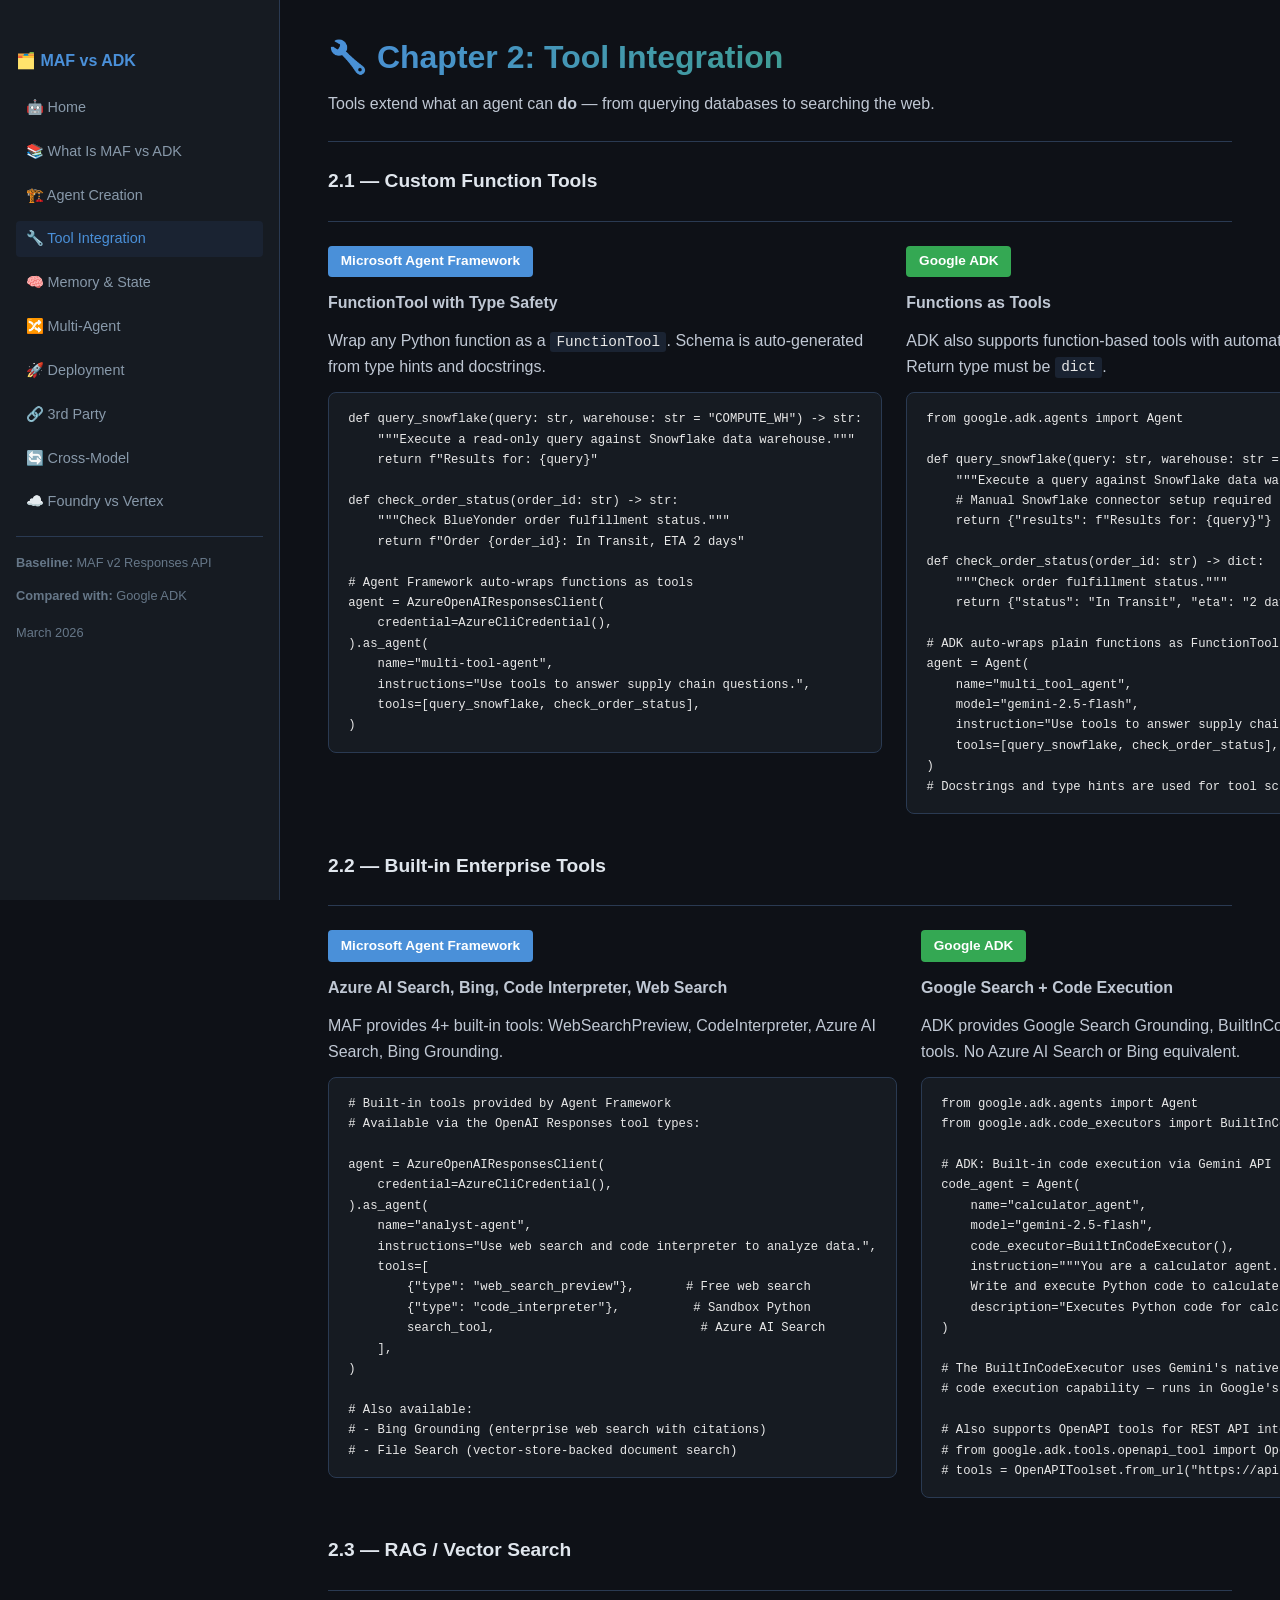
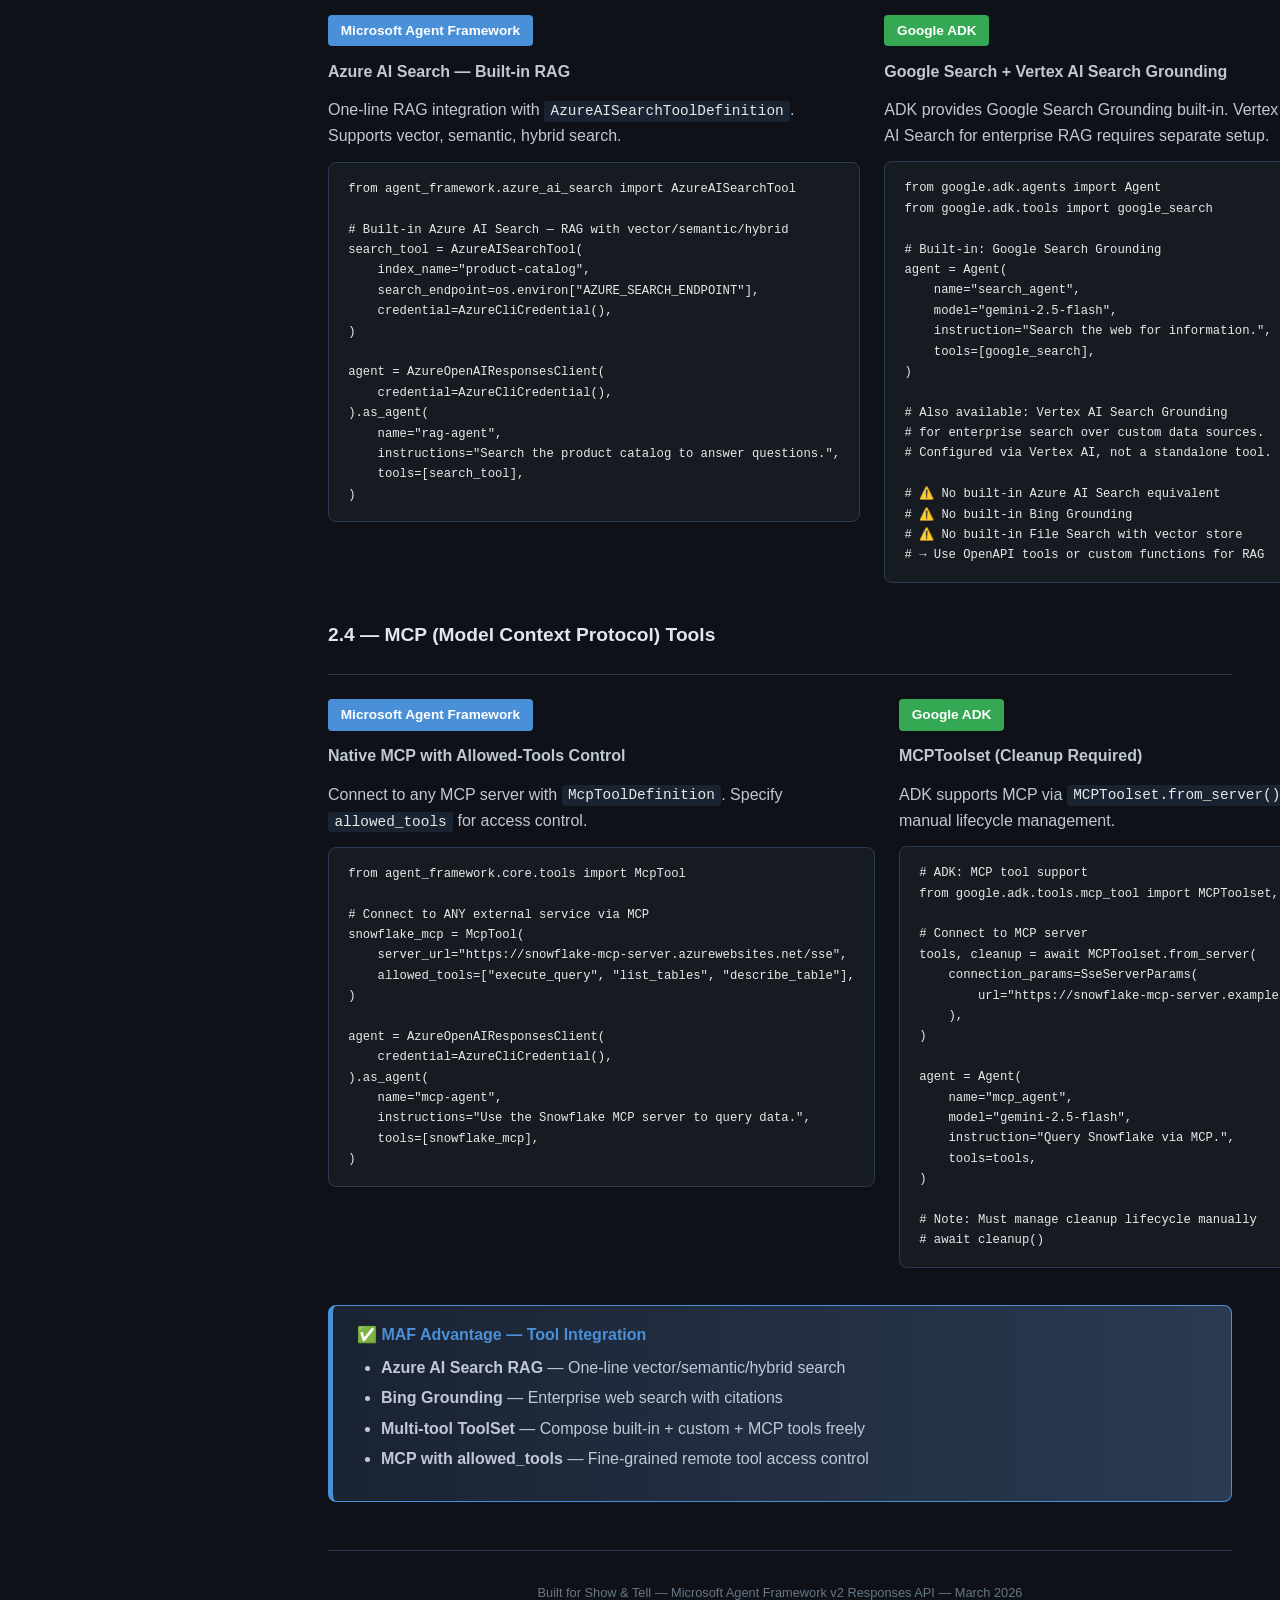
<file: static_site/2-tool-integration.html>
<!DOCTYPE html>
<html lang="en">
<head>
<meta charset="UTF-8">
<meta name="viewport" content="width=device-width, initial-scale=1.0">
<title>Tool Integration — MAF vs ADK</title>
<link rel="stylesheet" href="css/style.css">
</head>
<body>
<nav class="sidebar">
    <h3>🗂️ MAF vs ADK</h3>
    <ul><li><a href="index.html">🤖 Home</a></li>
<li><a href="0-what-is.html">📚 What Is MAF vs ADK</a></li>
<li><a href="1-agent-creation.html">🏗️ Agent Creation</a></li>
<li><a href="2-tool-integration.html" class="active">🔧 Tool Integration</a></li>
<li><a href="3-memory-state.html">🧠 Memory & State</a></li>
<li><a href="4-multi-agent.html">🔀 Multi-Agent</a></li>
<li><a href="5-deployment.html">🚀 Deployment</a></li>
<li><a href="6-third-party.html">🔗 3rd Party</a></li>
<li><a href="7-cross-model.html">🔄 Cross-Model</a></li>
<li><a href="8-foundry-vs-vertex.html">☁️ Foundry vs Vertex</a></li>
</ul>
    <div class="sidebar-meta">
        <p><strong>Baseline:</strong> MAF v2 Responses API</p>
        <p><strong>Compared with:</strong> Google ADK</p>
        <p style="margin-top:1rem;">March 2026</p>
    </div>
</nav>
<div class="mobile-nav">
    <select onchange="location.href=this.value">
        <option value="index.html">🤖 Home</option>
<option value="0-what-is.html">📚 What Is MAF vs ADK</option>
<option value="1-agent-creation.html">🏗️ Agent Creation</option>
<option value="2-tool-integration.html" selected>🔧 Tool Integration</option>
<option value="3-memory-state.html">🧠 Memory & State</option>
<option value="4-multi-agent.html">🔀 Multi-Agent</option>
<option value="5-deployment.html">🚀 Deployment</option>
<option value="6-third-party.html">🔗 3rd Party</option>
<option value="7-cross-model.html">🔄 Cross-Model</option>
<option value="8-foundry-vs-vertex.html">☁️ Foundry vs Vertex</option>

    </select>
</div>
<main class="main-content">

<h1 class="section-header">🔧 Chapter 2: Tool Integration</h1>
<p>Tools extend what an agent can <strong>do</strong> — from querying databases to searching the web.</p>
<hr>

<h3>2.1 — Custom Function Tools</h3><hr>
<div class="columns">
<div>
    <span class="framework-label-maf">Microsoft Agent Framework</span>
    <p><strong>FunctionTool with Type Safety</strong></p>
    <p>Wrap any Python function as a <code>FunctionTool</code>. Schema is auto-generated from type hints and docstrings.</p>
    <pre><code class="language-python">def query_snowflake(query: str, warehouse: str = &quot;COMPUTE_WH&quot;) -&gt; str:
    &quot;&quot;&quot;Execute a read-only query against Snowflake data warehouse.&quot;&quot;&quot;
    return f&quot;Results for: {query}&quot;

def check_order_status(order_id: str) -&gt; str:
    &quot;&quot;&quot;Check BlueYonder order fulfillment status.&quot;&quot;&quot;
    return f&quot;Order {order_id}: In Transit, ETA 2 days&quot;

# Agent Framework auto-wraps functions as tools
agent = AzureOpenAIResponsesClient(
    credential=AzureCliCredential(),
).as_agent(
    name=&quot;multi-tool-agent&quot;,
    instructions=&quot;Use tools to answer supply chain questions.&quot;,
    tools=[query_snowflake, check_order_status],
)</code></pre>
</div>
<div>
    <span class="framework-label-adk">Google ADK</span>
    <p><strong>Functions as Tools</strong></p>
    <p>ADK also supports function-based tools with automatic schema generation. Return type must be <code>dict</code>.</p>
    <pre><code class="language-python">from google.adk.agents import Agent

def query_snowflake(query: str, warehouse: str = &quot;COMPUTE_WH&quot;) -&gt; dict:
    &quot;&quot;&quot;Execute a query against Snowflake data warehouse.&quot;&quot;&quot;
    # Manual Snowflake connector setup required
    return {&quot;results&quot;: f&quot;Results for: {query}&quot;}

def check_order_status(order_id: str) -&gt; dict:
    &quot;&quot;&quot;Check order fulfillment status.&quot;&quot;&quot;
    return {&quot;status&quot;: &quot;In Transit&quot;, &quot;eta&quot;: &quot;2 days&quot;}

# ADK auto-wraps plain functions as FunctionTool
agent = Agent(
    name=&quot;multi_tool_agent&quot;,
    model=&quot;gemini-2.5-flash&quot;,
    instruction=&quot;Use tools to answer supply chain questions.&quot;,
    tools=[query_snowflake, check_order_status],
)
# Docstrings and type hints are used for tool schemas</code></pre>
</div>
</div>

<h3>2.2 — Built-in Enterprise Tools</h3><hr>
<div class="columns">
<div>
    <span class="framework-label-maf">Microsoft Agent Framework</span>
    <p><strong>Azure AI Search, Bing, Code Interpreter, Web Search</strong></p>
    <p>MAF provides 4+ built-in tools: WebSearchPreview, CodeInterpreter, Azure AI Search, Bing Grounding.</p>
    <pre><code class="language-python"># Built-in tools provided by Agent Framework
# Available via the OpenAI Responses tool types:

agent = AzureOpenAIResponsesClient(
    credential=AzureCliCredential(),
).as_agent(
    name=&quot;analyst-agent&quot;,
    instructions=&quot;Use web search and code interpreter to analyze data.&quot;,
    tools=[
        {&quot;type&quot;: &quot;web_search_preview&quot;},       # Free web search
        {&quot;type&quot;: &quot;code_interpreter&quot;},          # Sandbox Python
        search_tool,                            # Azure AI Search
    ],
)

# Also available:
# - Bing Grounding (enterprise web search with citations)
# - File Search (vector-store-backed document search)</code></pre>
</div>
<div>
    <span class="framework-label-adk">Google ADK</span>
    <p><strong>Google Search + Code Execution</strong></p>
    <p>ADK provides Google Search Grounding, BuiltInCodeExecutor, and OpenAPI tools. No Azure AI Search or Bing equivalent.</p>
    <pre><code class="language-python">from google.adk.agents import Agent
from google.adk.code_executors import BuiltInCodeExecutor

# ADK: Built-in code execution via Gemini API
code_agent = Agent(
    name=&quot;calculator_agent&quot;,
    model=&quot;gemini-2.5-flash&quot;,
    code_executor=BuiltInCodeExecutor(),
    instruction=&quot;&quot;&quot;You are a calculator agent.
    Write and execute Python code to calculate results.&quot;&quot;&quot;,
    description=&quot;Executes Python code for calculations.&quot;,
)

# The BuiltInCodeExecutor uses Gemini&#x27;s native
# code execution capability — runs in Google&#x27;s sandbox

# Also supports OpenAPI tools for REST API integration:
# from google.adk.tools.openapi_tool import OpenAPIToolset
# tools = OpenAPIToolset.from_url(&quot;https://api.example.com/openapi.json&quot;)</code></pre>
</div>
</div>

<h3>2.3 — RAG / Vector Search</h3><hr>
<div class="columns">
<div>
    <span class="framework-label-maf">Microsoft Agent Framework</span>
    <p><strong>Azure AI Search — Built-in RAG</strong></p>
    <p>One-line RAG integration with <code>AzureAISearchToolDefinition</code>. Supports vector, semantic, hybrid search.</p>
    <pre><code class="language-python">from agent_framework.azure_ai_search import AzureAISearchTool

# Built-in Azure AI Search — RAG with vector/semantic/hybrid
search_tool = AzureAISearchTool(
    index_name=&quot;product-catalog&quot;,
    search_endpoint=os.environ[&quot;AZURE_SEARCH_ENDPOINT&quot;],
    credential=AzureCliCredential(),
)

agent = AzureOpenAIResponsesClient(
    credential=AzureCliCredential(),
).as_agent(
    name=&quot;rag-agent&quot;,
    instructions=&quot;Search the product catalog to answer questions.&quot;,
    tools=[search_tool],
)</code></pre>
</div>
<div>
    <span class="framework-label-adk">Google ADK</span>
    <p><strong>Google Search + Vertex AI Search Grounding</strong></p>
    <p>ADK provides Google Search Grounding built-in. Vertex AI Search for enterprise RAG requires separate setup.</p>
    <pre><code class="language-python">from google.adk.agents import Agent
from google.adk.tools import google_search

# Built-in: Google Search Grounding
agent = Agent(
    name=&quot;search_agent&quot;,
    model=&quot;gemini-2.5-flash&quot;,
    instruction=&quot;Search the web for information.&quot;,
    tools=[google_search],
)

# Also available: Vertex AI Search Grounding
# for enterprise search over custom data sources.
# Configured via Vertex AI, not a standalone tool.

# ⚠️ No built-in Azure AI Search equivalent
# ⚠️ No built-in Bing Grounding
# ⚠️ No built-in File Search with vector store
# → Use OpenAPI tools or custom functions for RAG</code></pre>
</div>
</div>

<h3>2.4 — MCP (Model Context Protocol) Tools</h3><hr>
<div class="columns">
<div>
    <span class="framework-label-maf">Microsoft Agent Framework</span>
    <p><strong>Native MCP with Allowed-Tools Control</strong></p>
    <p>Connect to any MCP server with <code>McpToolDefinition</code>. Specify <code>allowed_tools</code> for access control.</p>
    <pre><code class="language-python">from agent_framework.core.tools import McpTool

# Connect to ANY external service via MCP
snowflake_mcp = McpTool(
    server_url=&quot;https://snowflake-mcp-server.azurewebsites.net/sse&quot;,
    allowed_tools=[&quot;execute_query&quot;, &quot;list_tables&quot;, &quot;describe_table&quot;],
)

agent = AzureOpenAIResponsesClient(
    credential=AzureCliCredential(),
).as_agent(
    name=&quot;mcp-agent&quot;,
    instructions=&quot;Use the Snowflake MCP server to query data.&quot;,
    tools=[snowflake_mcp],
)</code></pre>
</div>
<div>
    <span class="framework-label-adk">Google ADK</span>
    <p><strong>MCPToolset (Cleanup Required)</strong></p>
    <p>ADK supports MCP via <code>MCPToolset.from_server()</code>. Requires manual lifecycle management.</p>
    <pre><code class="language-python"># ADK: MCP tool support
from google.adk.tools.mcp_tool import MCPToolset, SseServerParams

# Connect to MCP server
tools, cleanup = await MCPToolset.from_server(
    connection_params=SseServerParams(
        url=&quot;https://snowflake-mcp-server.example.com/sse&quot;,
    ),
)

agent = Agent(
    name=&quot;mcp_agent&quot;,
    model=&quot;gemini-2.5-flash&quot;,
    instruction=&quot;Query Snowflake via MCP.&quot;,
    tools=tools,
)

# Note: Must manage cleanup lifecycle manually
# await cleanup()</code></pre>
</div>
</div>

<div class="advantage-banner">
    <h4>✅ MAF Advantage — Tool Integration</h4>
    <ul><li><strong>Azure AI Search RAG</strong> — One-line vector/semantic/hybrid search</li><li><strong>Bing Grounding</strong> — Enterprise web search with citations</li><li><strong>Multi-tool ToolSet</strong> — Compose built-in + custom + MCP tools freely</li><li><strong>MCP with allowed_tools</strong> — Fine-grained remote tool access control</li></ul>
</div>

<div class="footer">
    Built for Show &amp; Tell — Microsoft Agent Framework v2 Responses API — March 2026
</div>
</main>
</body>
</html>
</file>
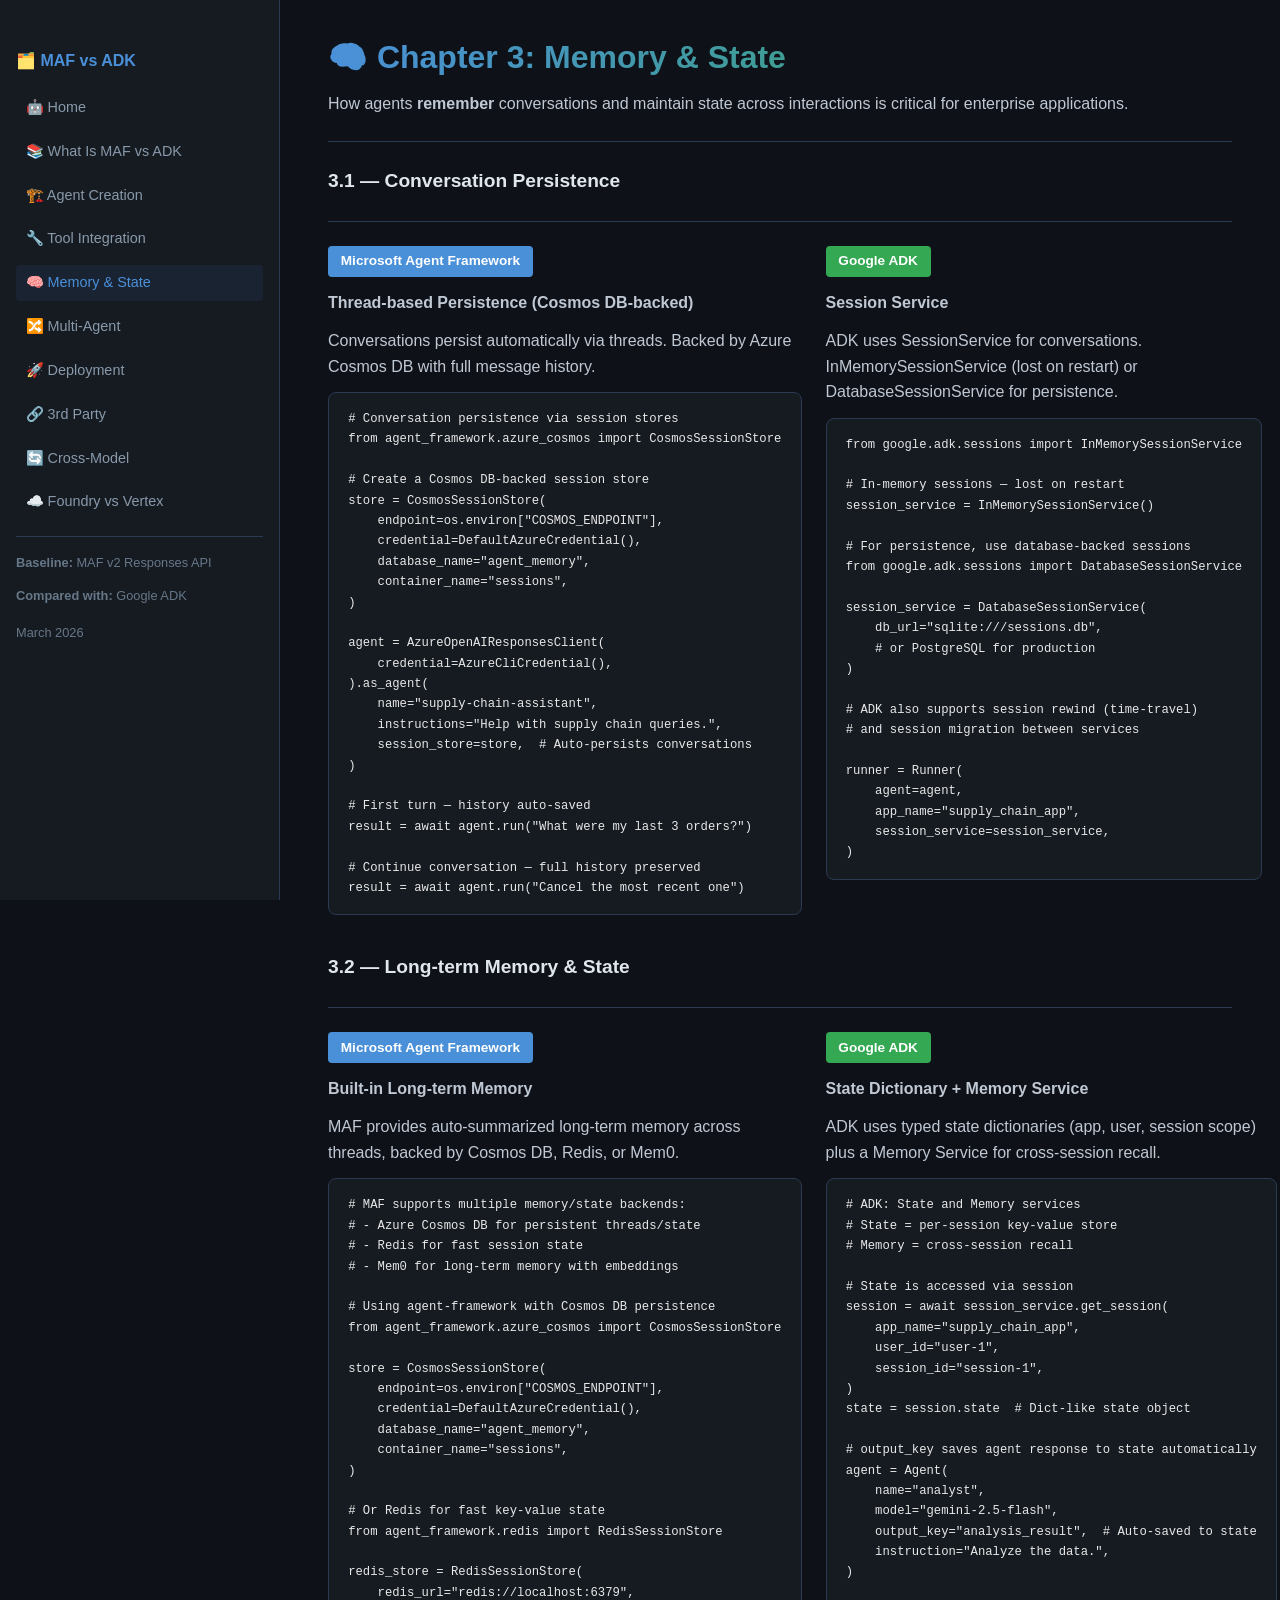
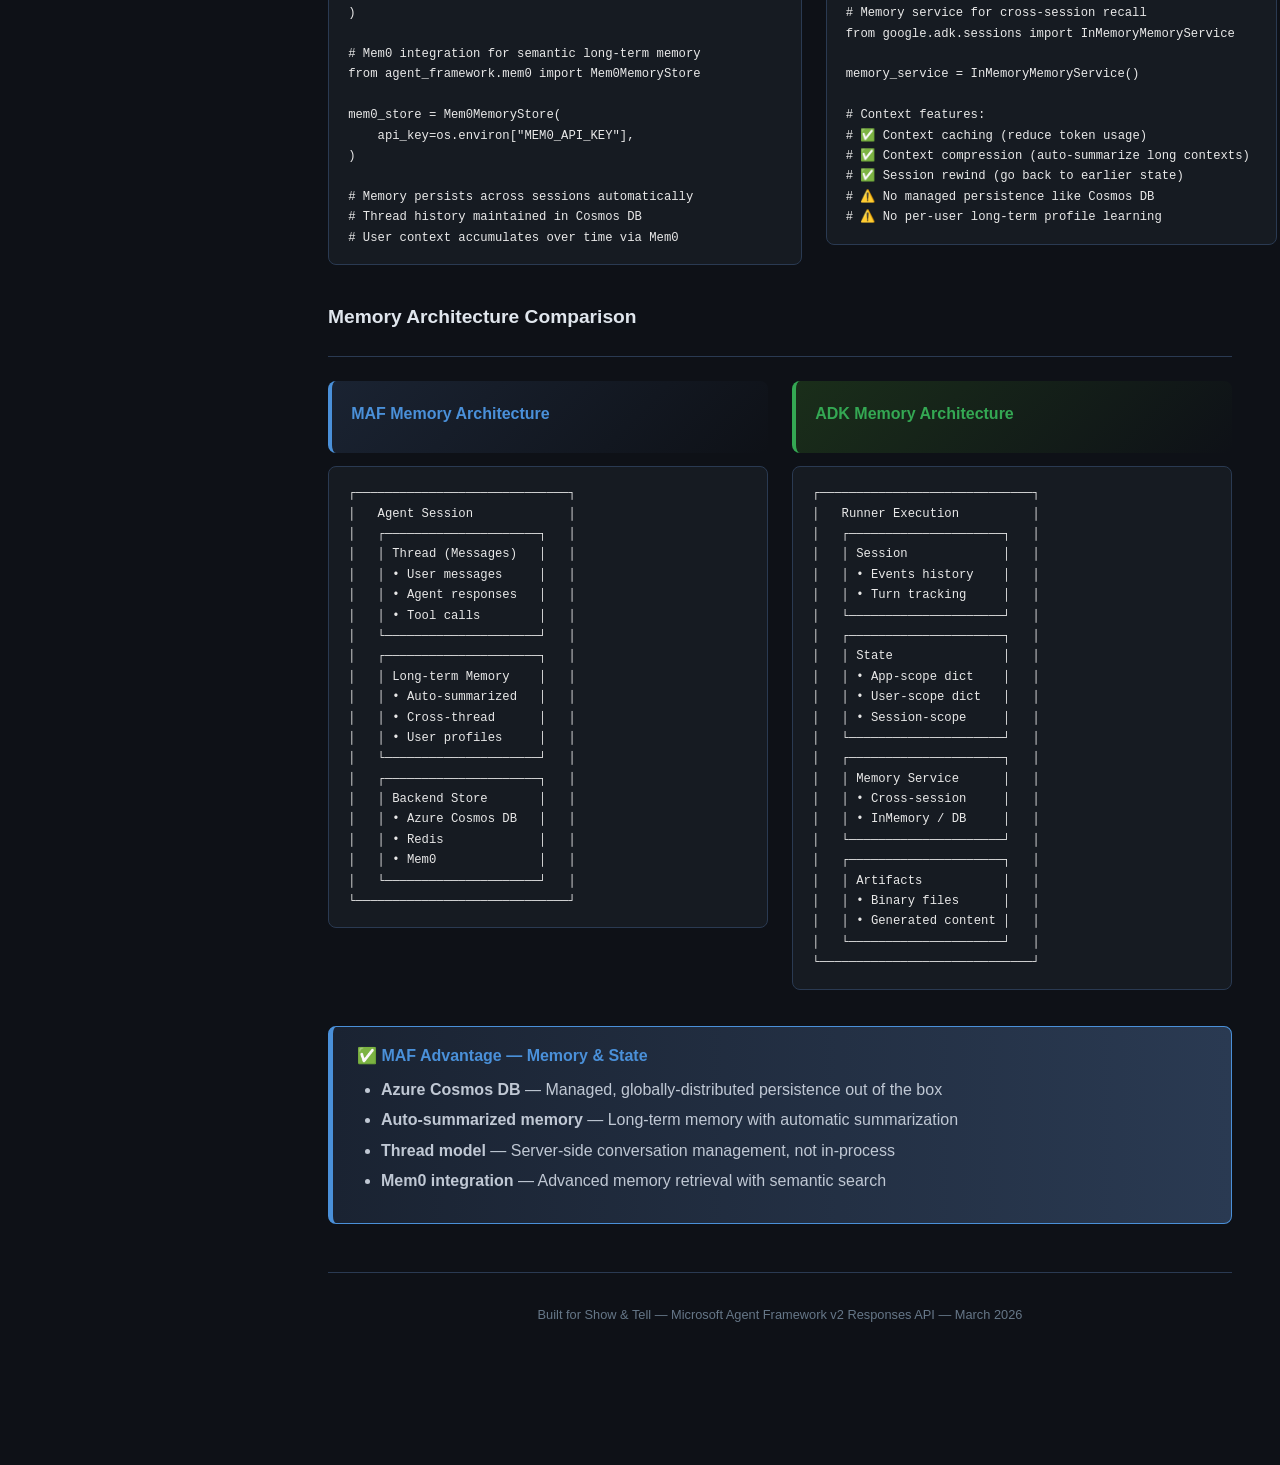
<file: static_site/3-memory-state.html>
<!DOCTYPE html>
<html lang="en">
<head>
<meta charset="UTF-8">
<meta name="viewport" content="width=device-width, initial-scale=1.0">
<title>Memory &amp; State — MAF vs ADK</title>
<link rel="stylesheet" href="css/style.css">
</head>
<body>
<nav class="sidebar">
    <h3>🗂️ MAF vs ADK</h3>
    <ul><li><a href="index.html">🤖 Home</a></li>
<li><a href="0-what-is.html">📚 What Is MAF vs ADK</a></li>
<li><a href="1-agent-creation.html">🏗️ Agent Creation</a></li>
<li><a href="2-tool-integration.html">🔧 Tool Integration</a></li>
<li><a href="3-memory-state.html" class="active">🧠 Memory & State</a></li>
<li><a href="4-multi-agent.html">🔀 Multi-Agent</a></li>
<li><a href="5-deployment.html">🚀 Deployment</a></li>
<li><a href="6-third-party.html">🔗 3rd Party</a></li>
<li><a href="7-cross-model.html">🔄 Cross-Model</a></li>
<li><a href="8-foundry-vs-vertex.html">☁️ Foundry vs Vertex</a></li>
</ul>
    <div class="sidebar-meta">
        <p><strong>Baseline:</strong> MAF v2 Responses API</p>
        <p><strong>Compared with:</strong> Google ADK</p>
        <p style="margin-top:1rem;">March 2026</p>
    </div>
</nav>
<div class="mobile-nav">
    <select onchange="location.href=this.value">
        <option value="index.html">🤖 Home</option>
<option value="0-what-is.html">📚 What Is MAF vs ADK</option>
<option value="1-agent-creation.html">🏗️ Agent Creation</option>
<option value="2-tool-integration.html">🔧 Tool Integration</option>
<option value="3-memory-state.html" selected>🧠 Memory & State</option>
<option value="4-multi-agent.html">🔀 Multi-Agent</option>
<option value="5-deployment.html">🚀 Deployment</option>
<option value="6-third-party.html">🔗 3rd Party</option>
<option value="7-cross-model.html">🔄 Cross-Model</option>
<option value="8-foundry-vs-vertex.html">☁️ Foundry vs Vertex</option>

    </select>
</div>
<main class="main-content">

<h1 class="section-header">🧠 Chapter 3: Memory & State</h1>
<p>How agents <strong>remember</strong> conversations and maintain state across interactions is critical for enterprise applications.</p>
<hr>

<h3>3.1 — Conversation Persistence</h3><hr>
<div class="columns">
<div>
    <span class="framework-label-maf">Microsoft Agent Framework</span>
    <p><strong>Thread-based Persistence (Cosmos DB-backed)</strong></p>
    <p>Conversations persist automatically via threads. Backed by Azure Cosmos DB with full message history.</p>
    <pre><code class="language-python"># Conversation persistence via session stores
from agent_framework.azure_cosmos import CosmosSessionStore

# Create a Cosmos DB-backed session store
store = CosmosSessionStore(
    endpoint=os.environ[&quot;COSMOS_ENDPOINT&quot;],
    credential=DefaultAzureCredential(),
    database_name=&quot;agent_memory&quot;,
    container_name=&quot;sessions&quot;,
)

agent = AzureOpenAIResponsesClient(
    credential=AzureCliCredential(),
).as_agent(
    name=&quot;supply-chain-assistant&quot;,
    instructions=&quot;Help with supply chain queries.&quot;,
    session_store=store,  # Auto-persists conversations
)

# First turn — history auto-saved
result = await agent.run(&quot;What were my last 3 orders?&quot;)

# Continue conversation — full history preserved
result = await agent.run(&quot;Cancel the most recent one&quot;)</code></pre>
</div>
<div>
    <span class="framework-label-adk">Google ADK</span>
    <p><strong>Session Service</strong></p>
    <p>ADK uses SessionService for conversations. InMemorySessionService (lost on restart) or DatabaseSessionService for persistence.</p>
    <pre><code class="language-python">from google.adk.sessions import InMemorySessionService

# In-memory sessions — lost on restart
session_service = InMemorySessionService()

# For persistence, use database-backed sessions
from google.adk.sessions import DatabaseSessionService

session_service = DatabaseSessionService(
    db_url=&quot;sqlite:///sessions.db&quot;,
    # or PostgreSQL for production
)

# ADK also supports session rewind (time-travel)
# and session migration between services

runner = Runner(
    agent=agent,
    app_name=&quot;supply_chain_app&quot;,
    session_service=session_service,
)</code></pre>
</div>
</div>

<h3>3.2 — Long-term Memory & State</h3><hr>
<div class="columns">
<div>
    <span class="framework-label-maf">Microsoft Agent Framework</span>
    <p><strong>Built-in Long-term Memory</strong></p>
    <p>MAF provides auto-summarized long-term memory across threads, backed by Cosmos DB, Redis, or Mem0.</p>
    <pre><code class="language-python"># MAF supports multiple memory/state backends:
# - Azure Cosmos DB for persistent threads/state
# - Redis for fast session state
# - Mem0 for long-term memory with embeddings

# Using agent-framework with Cosmos DB persistence
from agent_framework.azure_cosmos import CosmosSessionStore

store = CosmosSessionStore(
    endpoint=os.environ[&quot;COSMOS_ENDPOINT&quot;],
    credential=DefaultAzureCredential(),
    database_name=&quot;agent_memory&quot;,
    container_name=&quot;sessions&quot;,
)

# Or Redis for fast key-value state
from agent_framework.redis import RedisSessionStore

redis_store = RedisSessionStore(
    redis_url=&quot;redis://localhost:6379&quot;,
)

# Mem0 integration for semantic long-term memory
from agent_framework.mem0 import Mem0MemoryStore

mem0_store = Mem0MemoryStore(
    api_key=os.environ[&quot;MEM0_API_KEY&quot;],
)

# Memory persists across sessions automatically
# Thread history maintained in Cosmos DB
# User context accumulates over time via Mem0</code></pre>
</div>
<div>
    <span class="framework-label-adk">Google ADK</span>
    <p><strong>State Dictionary + Memory Service</strong></p>
    <p>ADK uses typed state dictionaries (app, user, session scope) plus a Memory Service for cross-session recall.</p>
    <pre><code class="language-python"># ADK: State and Memory services
# State = per-session key-value store
# Memory = cross-session recall

# State is accessed via session
session = await session_service.get_session(
    app_name=&quot;supply_chain_app&quot;,
    user_id=&quot;user-1&quot;,
    session_id=&quot;session-1&quot;,
)
state = session.state  # Dict-like state object

# output_key saves agent response to state automatically
agent = Agent(
    name=&quot;analyst&quot;,
    model=&quot;gemini-2.5-flash&quot;,
    output_key=&quot;analysis_result&quot;,  # Auto-saved to state
    instruction=&quot;Analyze the data.&quot;,
)

# Memory service for cross-session recall
from google.adk.sessions import InMemoryMemoryService

memory_service = InMemoryMemoryService()

# Context features:
# ✅ Context caching (reduce token usage)
# ✅ Context compression (auto-summarize long contexts)
# ✅ Session rewind (go back to earlier state)
# ⚠️ No managed persistence like Cosmos DB
# ⚠️ No per-user long-term profile learning</code></pre>
</div>
</div>

<h3>Memory Architecture Comparison</h3><hr>
<div class="columns">
<div>
    <div class="maf-col"><h4 style="color:#4A90D9;">MAF Memory Architecture</h4></div>
    <pre><code class="language-text">┌─────────────────────────────┐
│   Agent Session             │
│   ┌─────────────────────┐   │
│   │ Thread (Messages)   │   │
│   │ • User messages     │   │
│   │ • Agent responses   │   │
│   │ • Tool calls        │   │
│   └─────────────────────┘   │
│   ┌─────────────────────┐   │
│   │ Long-term Memory    │   │
│   │ • Auto-summarized   │   │
│   │ • Cross-thread      │   │
│   │ • User profiles     │   │
│   └─────────────────────┘   │
│   ┌─────────────────────┐   │
│   │ Backend Store       │   │
│   │ • Azure Cosmos DB   │   │
│   │ • Redis             │   │
│   │ • Mem0              │   │
│   └─────────────────────┘   │
└─────────────────────────────┘</code></pre>
</div>
<div>
    <div class="adk-col"><h4 style="color:#34A853;">ADK Memory Architecture</h4></div>
    <pre><code class="language-text">┌─────────────────────────────┐
│   Runner Execution          │
│   ┌─────────────────────┐   │
│   │ Session             │   │
│   │ • Events history    │   │
│   │ • Turn tracking     │   │
│   └─────────────────────┘   │
│   ┌─────────────────────┐   │
│   │ State               │   │
│   │ • App-scope dict    │   │
│   │ • User-scope dict   │   │
│   │ • Session-scope     │   │
│   └─────────────────────┘   │
│   ┌─────────────────────┐   │
│   │ Memory Service      │   │
│   │ • Cross-session     │   │
│   │ • InMemory / DB     │   │
│   └─────────────────────┘   │
│   ┌─────────────────────┐   │
│   │ Artifacts           │   │
│   │ • Binary files      │   │
│   │ • Generated content │   │
│   └─────────────────────┘   │
└─────────────────────────────┘</code></pre>
</div>
</div>

<div class="advantage-banner">
    <h4>✅ MAF Advantage — Memory & State</h4>
    <ul><li><strong>Azure Cosmos DB</strong> — Managed, globally-distributed persistence out of the box</li><li><strong>Auto-summarized memory</strong> — Long-term memory with automatic summarization</li><li><strong>Thread model</strong> — Server-side conversation management, not in-process</li><li><strong>Mem0 integration</strong> — Advanced memory retrieval with semantic search</li></ul>
</div>

<div class="footer">
    Built for Show &amp; Tell — Microsoft Agent Framework v2 Responses API — March 2026
</div>
</main>
</body>
</html>
</file>
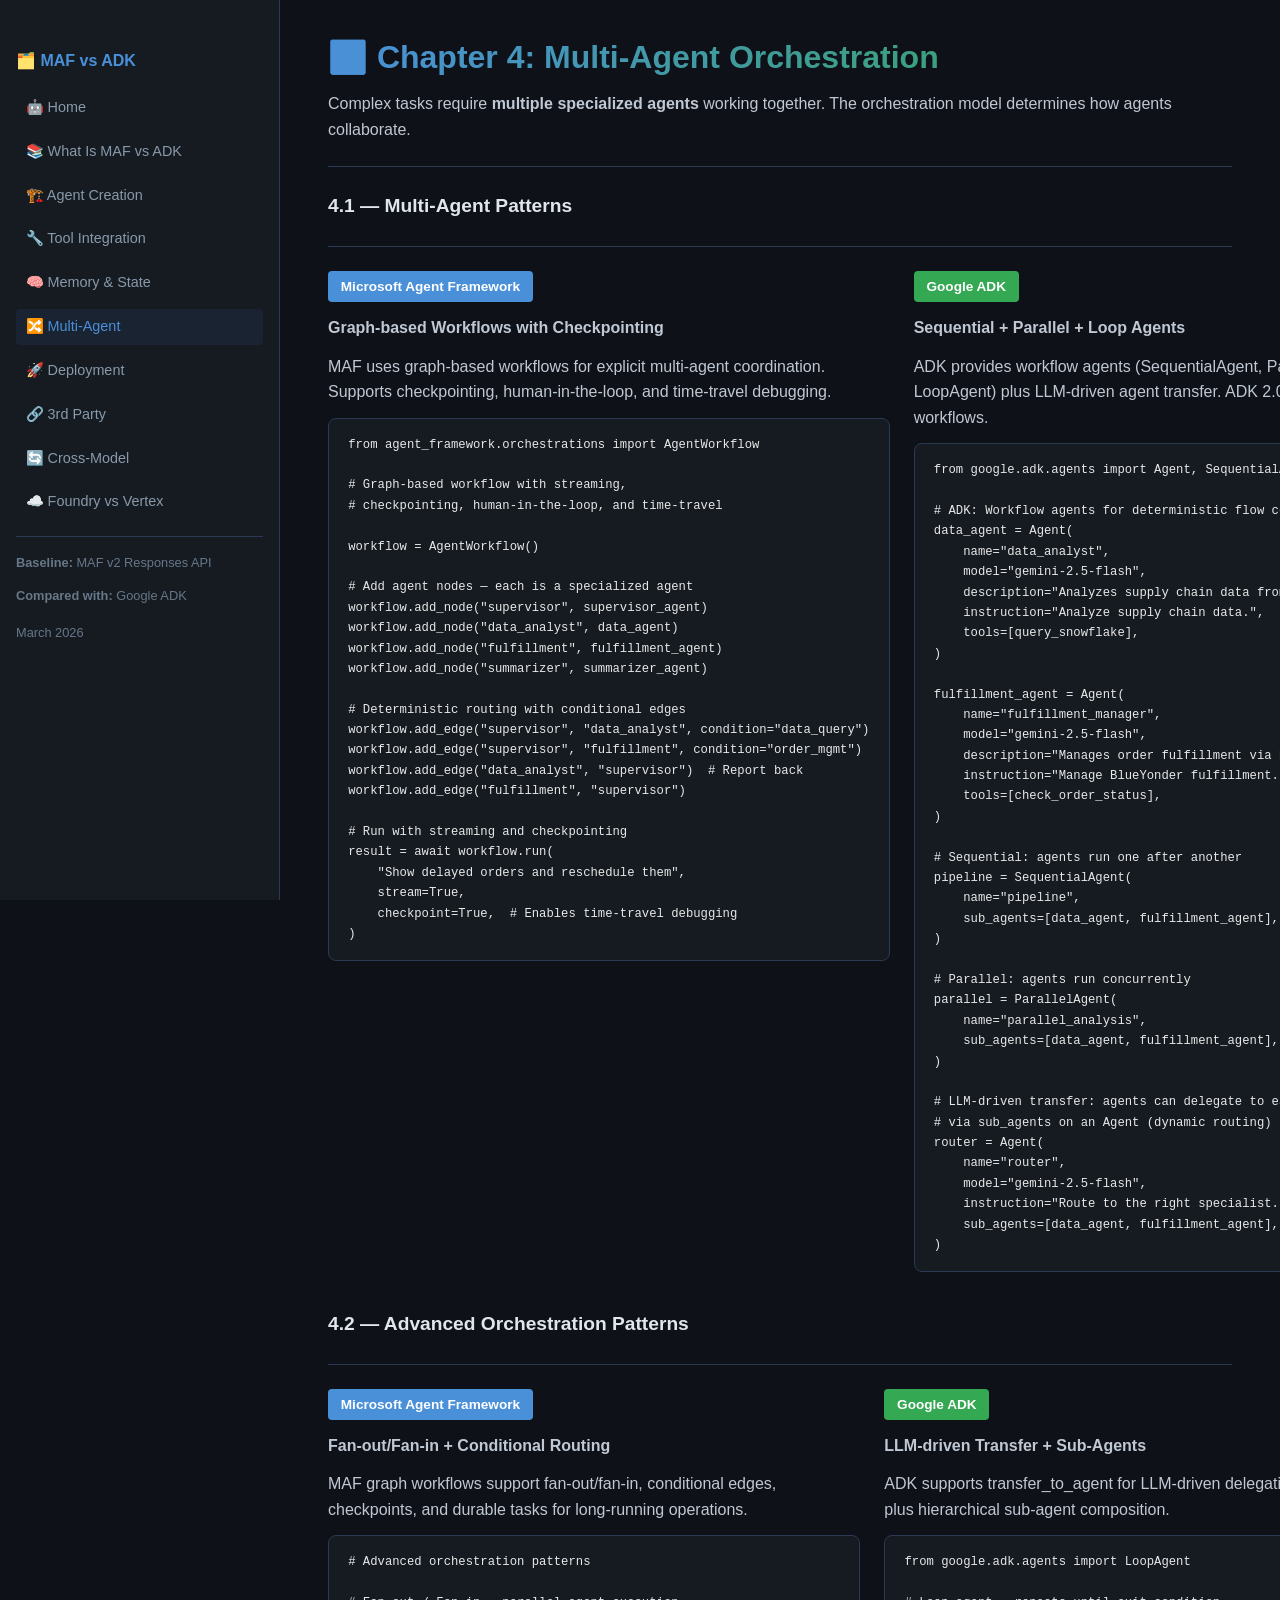
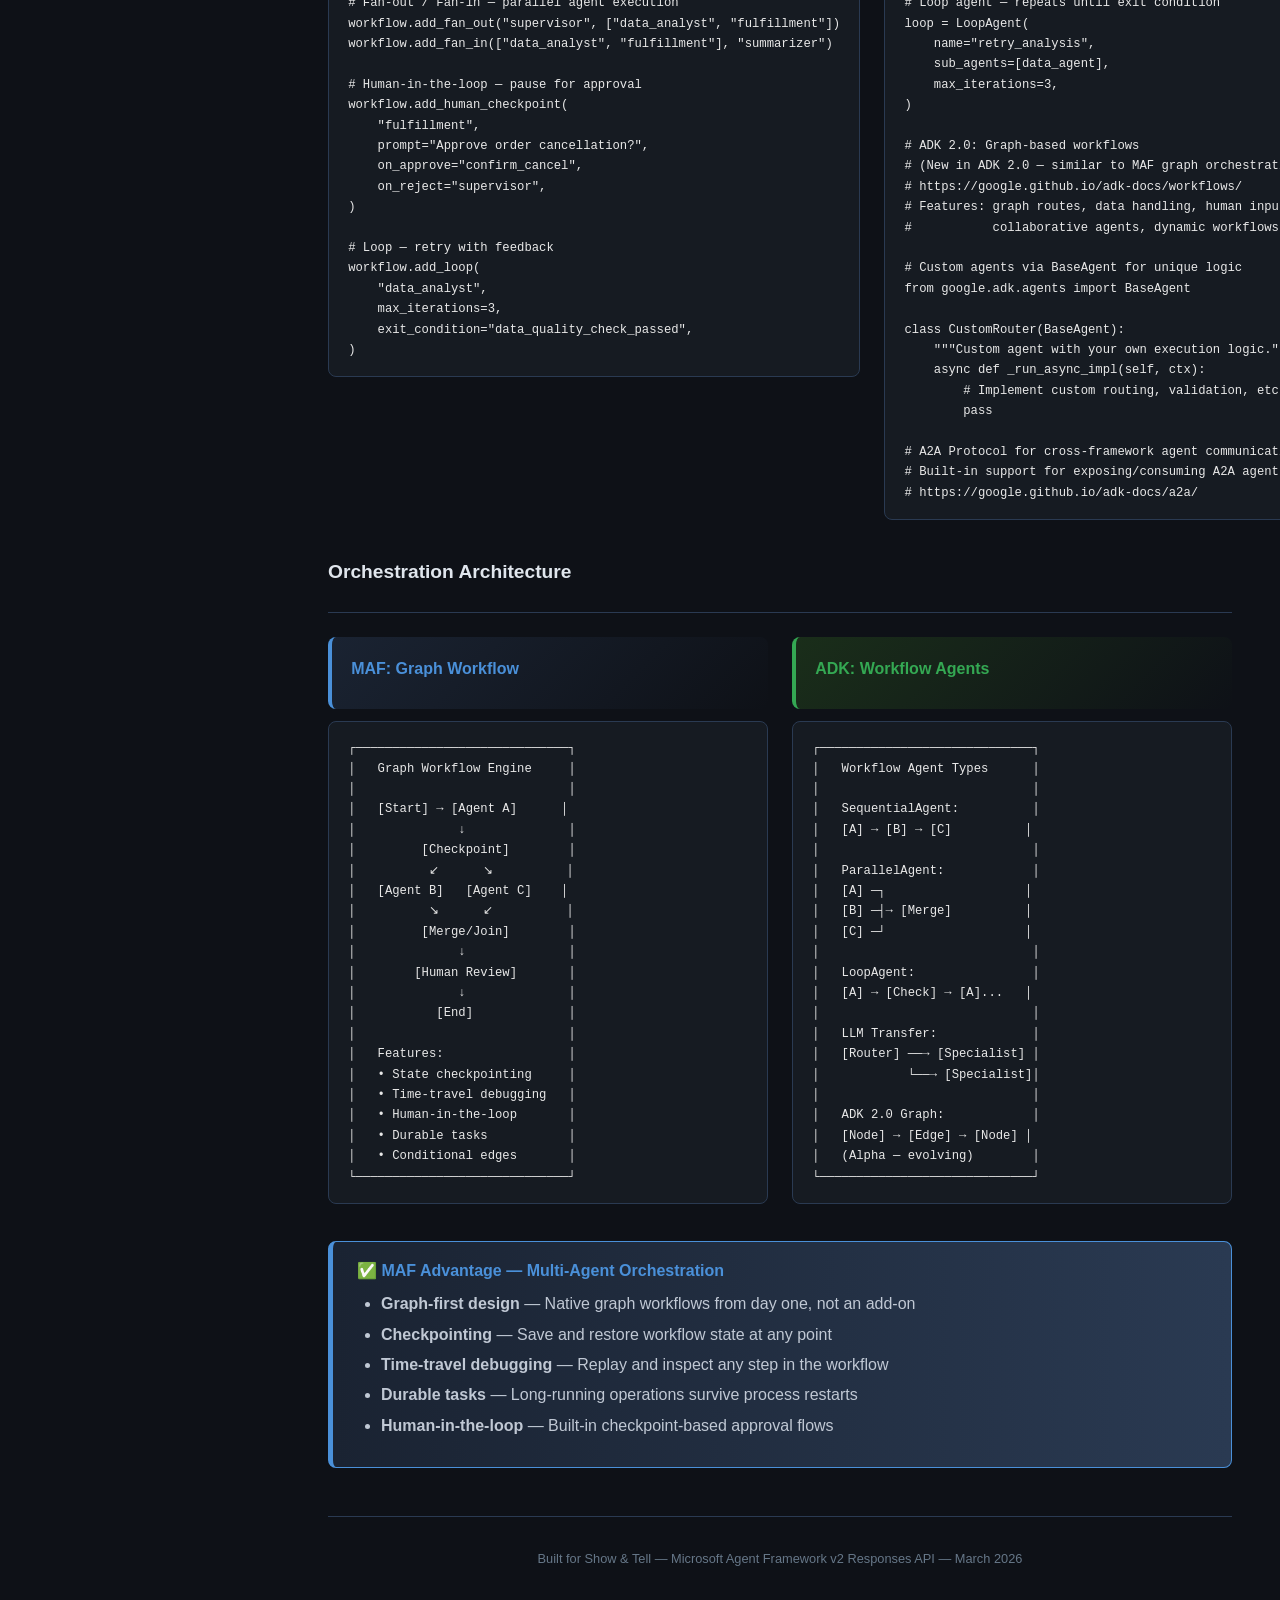
<file: static_site/4-multi-agent.html>
<!DOCTYPE html>
<html lang="en">
<head>
<meta charset="UTF-8">
<meta name="viewport" content="width=device-width, initial-scale=1.0">
<title>Multi-Agent — MAF vs ADK</title>
<link rel="stylesheet" href="css/style.css">
</head>
<body>
<nav class="sidebar">
    <h3>🗂️ MAF vs ADK</h3>
    <ul><li><a href="index.html">🤖 Home</a></li>
<li><a href="0-what-is.html">📚 What Is MAF vs ADK</a></li>
<li><a href="1-agent-creation.html">🏗️ Agent Creation</a></li>
<li><a href="2-tool-integration.html">🔧 Tool Integration</a></li>
<li><a href="3-memory-state.html">🧠 Memory & State</a></li>
<li><a href="4-multi-agent.html" class="active">🔀 Multi-Agent</a></li>
<li><a href="5-deployment.html">🚀 Deployment</a></li>
<li><a href="6-third-party.html">🔗 3rd Party</a></li>
<li><a href="7-cross-model.html">🔄 Cross-Model</a></li>
<li><a href="8-foundry-vs-vertex.html">☁️ Foundry vs Vertex</a></li>
</ul>
    <div class="sidebar-meta">
        <p><strong>Baseline:</strong> MAF v2 Responses API</p>
        <p><strong>Compared with:</strong> Google ADK</p>
        <p style="margin-top:1rem;">March 2026</p>
    </div>
</nav>
<div class="mobile-nav">
    <select onchange="location.href=this.value">
        <option value="index.html">🤖 Home</option>
<option value="0-what-is.html">📚 What Is MAF vs ADK</option>
<option value="1-agent-creation.html">🏗️ Agent Creation</option>
<option value="2-tool-integration.html">🔧 Tool Integration</option>
<option value="3-memory-state.html">🧠 Memory & State</option>
<option value="4-multi-agent.html" selected>🔀 Multi-Agent</option>
<option value="5-deployment.html">🚀 Deployment</option>
<option value="6-third-party.html">🔗 3rd Party</option>
<option value="7-cross-model.html">🔄 Cross-Model</option>
<option value="8-foundry-vs-vertex.html">☁️ Foundry vs Vertex</option>

    </select>
</div>
<main class="main-content">

<h1 class="section-header">🔀 Chapter 4: Multi-Agent Orchestration</h1>
<p>Complex tasks require <strong>multiple specialized agents</strong> working together. The orchestration model determines how agents collaborate.</p>
<hr>

<h3>4.1 — Multi-Agent Patterns</h3><hr>
<div class="columns">
<div>
    <span class="framework-label-maf">Microsoft Agent Framework</span>
    <p><strong>Graph-based Workflows with Checkpointing</strong></p>
    <p>MAF uses graph-based workflows for explicit multi-agent coordination. Supports checkpointing, human-in-the-loop, and time-travel debugging.</p>
    <pre><code class="language-python">from agent_framework.orchestrations import AgentWorkflow

# Graph-based workflow with streaming,
# checkpointing, human-in-the-loop, and time-travel

workflow = AgentWorkflow()

# Add agent nodes — each is a specialized agent
workflow.add_node(&quot;supervisor&quot;, supervisor_agent)
workflow.add_node(&quot;data_analyst&quot;, data_agent)
workflow.add_node(&quot;fulfillment&quot;, fulfillment_agent)
workflow.add_node(&quot;summarizer&quot;, summarizer_agent)

# Deterministic routing with conditional edges
workflow.add_edge(&quot;supervisor&quot;, &quot;data_analyst&quot;, condition=&quot;data_query&quot;)
workflow.add_edge(&quot;supervisor&quot;, &quot;fulfillment&quot;, condition=&quot;order_mgmt&quot;)
workflow.add_edge(&quot;data_analyst&quot;, &quot;supervisor&quot;)  # Report back
workflow.add_edge(&quot;fulfillment&quot;, &quot;supervisor&quot;)

# Run with streaming and checkpointing
result = await workflow.run(
    &quot;Show delayed orders and reschedule them&quot;,
    stream=True,
    checkpoint=True,  # Enables time-travel debugging
)</code></pre>
</div>
<div>
    <span class="framework-label-adk">Google ADK</span>
    <p><strong>Sequential + Parallel + Loop Agents</strong></p>
    <p>ADK provides workflow agents (SequentialAgent, ParallelAgent, LoopAgent) plus LLM-driven agent transfer. ADK 2.0 adds graph-based workflows.</p>
    <pre><code class="language-python">from google.adk.agents import Agent, SequentialAgent, ParallelAgent

# ADK: Workflow agents for deterministic flow control
data_agent = Agent(
    name=&quot;data_analyst&quot;,
    model=&quot;gemini-2.5-flash&quot;,
    description=&quot;Analyzes supply chain data from Snowflake.&quot;,
    instruction=&quot;Analyze supply chain data.&quot;,
    tools=[query_snowflake],
)

fulfillment_agent = Agent(
    name=&quot;fulfillment_manager&quot;,
    model=&quot;gemini-2.5-flash&quot;,
    description=&quot;Manages order fulfillment via BlueYonder.&quot;,
    instruction=&quot;Manage BlueYonder fulfillment.&quot;,
    tools=[check_order_status],
)

# Sequential: agents run one after another
pipeline = SequentialAgent(
    name=&quot;pipeline&quot;,
    sub_agents=[data_agent, fulfillment_agent],
)

# Parallel: agents run concurrently
parallel = ParallelAgent(
    name=&quot;parallel_analysis&quot;,
    sub_agents=[data_agent, fulfillment_agent],
)

# LLM-driven transfer: agents can delegate to each other
# via sub_agents on an Agent (dynamic routing)
router = Agent(
    name=&quot;router&quot;,
    model=&quot;gemini-2.5-flash&quot;,
    instruction=&quot;Route to the right specialist.&quot;,
    sub_agents=[data_agent, fulfillment_agent],
)</code></pre>
</div>
</div>

<h3>4.2 — Advanced Orchestration Patterns</h3><hr>
<div class="columns">
<div>
    <span class="framework-label-maf">Microsoft Agent Framework</span>
    <p><strong>Fan-out/Fan-in + Conditional Routing</strong></p>
    <p>MAF graph workflows support fan-out/fan-in, conditional edges, checkpoints, and durable tasks for long-running operations.</p>
    <pre><code class="language-python"># Advanced orchestration patterns

# Fan-out / Fan-in — parallel agent execution
workflow.add_fan_out(&quot;supervisor&quot;, [&quot;data_analyst&quot;, &quot;fulfillment&quot;])
workflow.add_fan_in([&quot;data_analyst&quot;, &quot;fulfillment&quot;], &quot;summarizer&quot;)

# Human-in-the-loop — pause for approval
workflow.add_human_checkpoint(
    &quot;fulfillment&quot;,
    prompt=&quot;Approve order cancellation?&quot;,
    on_approve=&quot;confirm_cancel&quot;,
    on_reject=&quot;supervisor&quot;,
)

# Loop — retry with feedback
workflow.add_loop(
    &quot;data_analyst&quot;,
    max_iterations=3,
    exit_condition=&quot;data_quality_check_passed&quot;,
)</code></pre>
</div>
<div>
    <span class="framework-label-adk">Google ADK</span>
    <p><strong>LLM-driven Transfer + Sub-Agents</strong></p>
    <p>ADK supports transfer_to_agent for LLM-driven delegation, plus hierarchical sub-agent composition.</p>
    <pre><code class="language-python">from google.adk.agents import LoopAgent

# Loop agent — repeats until exit condition
loop = LoopAgent(
    name=&quot;retry_analysis&quot;,
    sub_agents=[data_agent],
    max_iterations=3,
)

# ADK 2.0: Graph-based workflows
# (New in ADK 2.0 — similar to MAF graph orchestration)
# https://google.github.io/adk-docs/workflows/
# Features: graph routes, data handling, human input,
#           collaborative agents, dynamic workflows

# Custom agents via BaseAgent for unique logic
from google.adk.agents import BaseAgent

class CustomRouter(BaseAgent):
    &quot;&quot;&quot;Custom agent with your own execution logic.&quot;&quot;&quot;
    async def _run_async_impl(self, ctx):
        # Implement custom routing, validation, etc.
        pass

# A2A Protocol for cross-framework agent communication
# Built-in support for exposing/consuming A2A agents
# https://google.github.io/adk-docs/a2a/</code></pre>
</div>
</div>

<h3>Orchestration Architecture</h3><hr>
<div class="columns">
<div>
    <div class="maf-col"><h4 style="color:#4A90D9;">MAF: Graph Workflow</h4></div>
    <pre><code class="language-text">┌─────────────────────────────┐
│   Graph Workflow Engine     │
│                             │
│   [Start] → [Agent A]      │
│              ↓              │
│         [Checkpoint]        │
│          ↙      ↘          │
│   [Agent B]   [Agent C]    │
│          ↘      ↙          │
│         [Merge/Join]        │
│              ↓              │
│        [Human Review]       │
│              ↓              │
│           [End]             │
│                             │
│   Features:                 │
│   • State checkpointing     │
│   • Time-travel debugging   │
│   • Human-in-the-loop       │
│   • Durable tasks           │
│   • Conditional edges       │
└─────────────────────────────┘</code></pre>
</div>
<div>
    <div class="adk-col"><h4 style="color:#34A853;">ADK: Workflow Agents</h4></div>
    <pre><code class="language-text">┌─────────────────────────────┐
│   Workflow Agent Types      │
│                             │
│   SequentialAgent:          │
│   [A] → [B] → [C]          │
│                             │
│   ParallelAgent:            │
│   [A] ─┐                   │
│   [B] ─┤→ [Merge]          │
│   [C] ─┘                   │
│                             │
│   LoopAgent:                │
│   [A] → [Check] → [A]...   │
│                             │
│   LLM Transfer:             │
│   [Router] ──→ [Specialist] │
│            └──→ [Specialist]│
│                             │
│   ADK 2.0 Graph:            │
│   [Node] → [Edge] → [Node] │
│   (Alpha — evolving)        │
└─────────────────────────────┘</code></pre>
</div>
</div>

<div class="advantage-banner">
    <h4>✅ MAF Advantage — Multi-Agent Orchestration</h4>
    <ul><li><strong>Graph-first design</strong> — Native graph workflows from day one, not an add-on</li><li><strong>Checkpointing</strong> — Save and restore workflow state at any point</li><li><strong>Time-travel debugging</strong> — Replay and inspect any step in the workflow</li><li><strong>Durable tasks</strong> — Long-running operations survive process restarts</li><li><strong>Human-in-the-loop</strong> — Built-in checkpoint-based approval flows</li></ul>
</div>

<div class="footer">
    Built for Show &amp; Tell — Microsoft Agent Framework v2 Responses API — March 2026
</div>
</main>
</body>
</html>
</file>
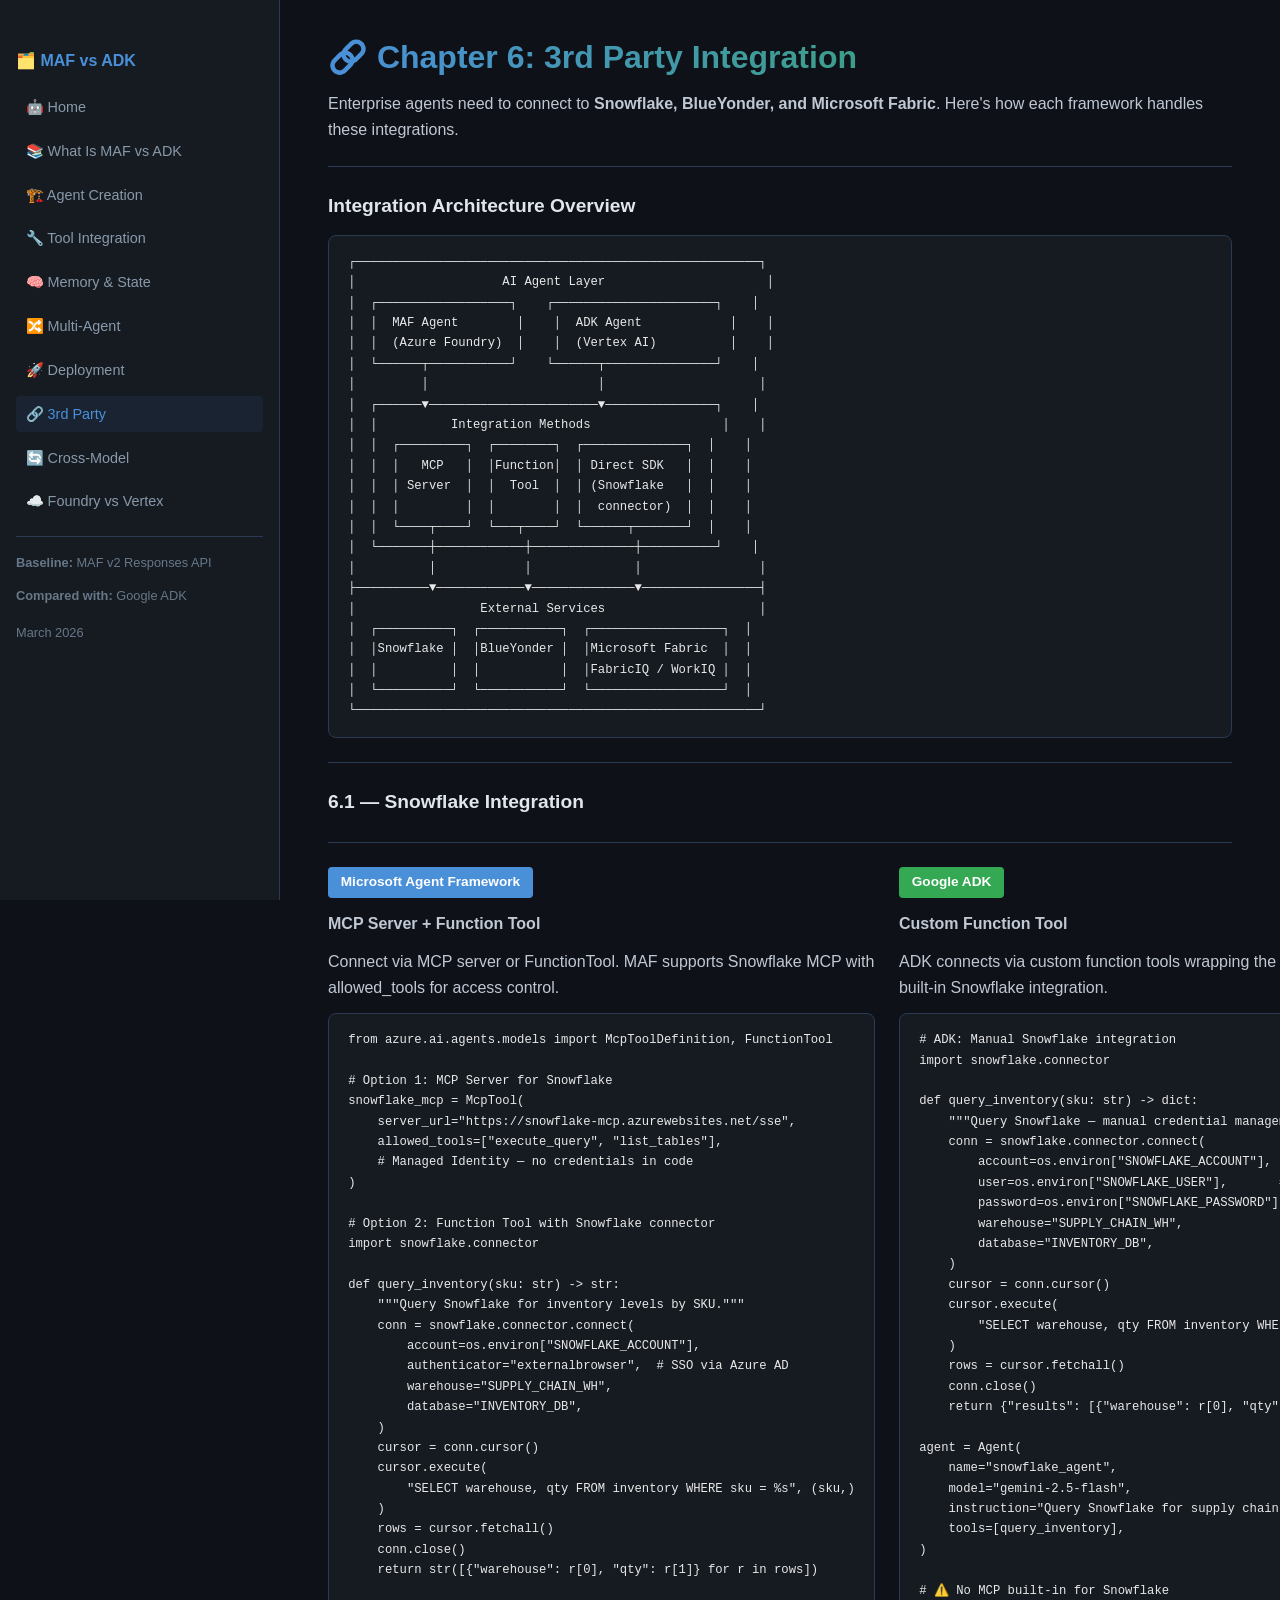
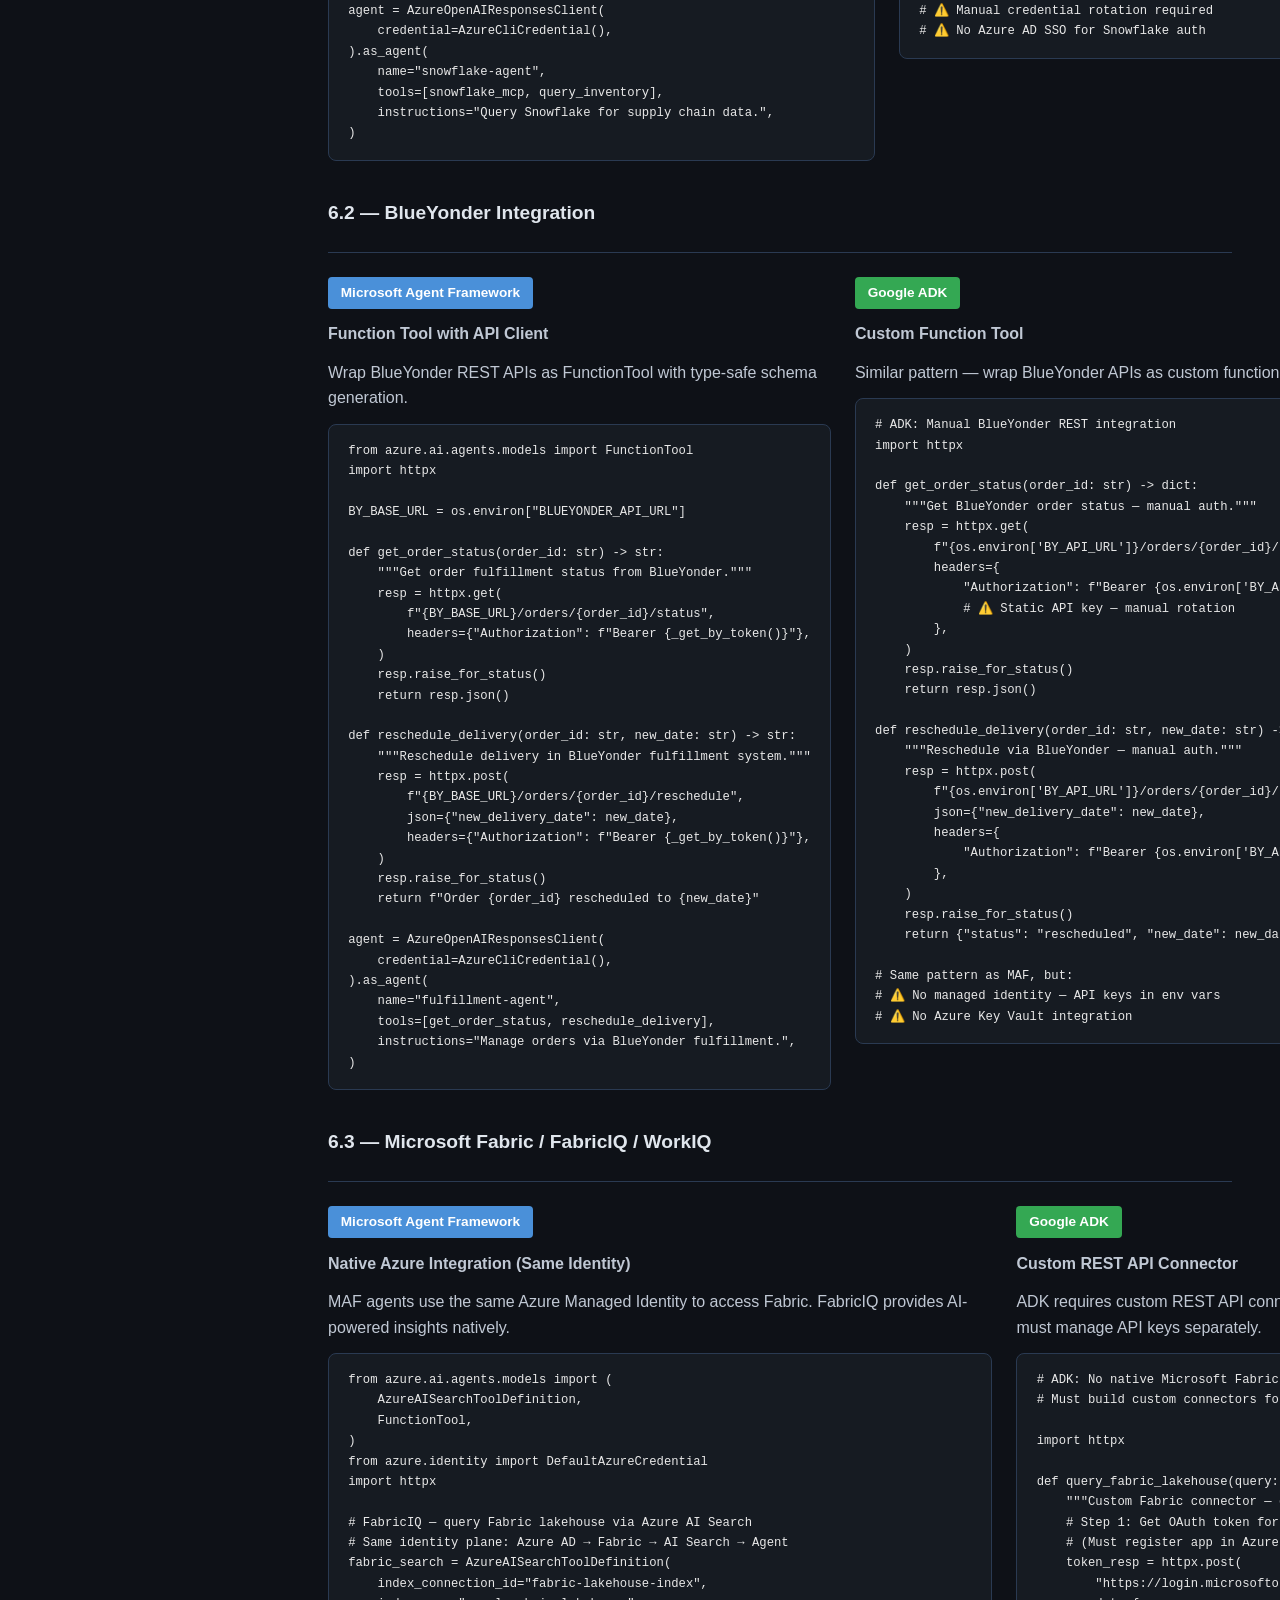
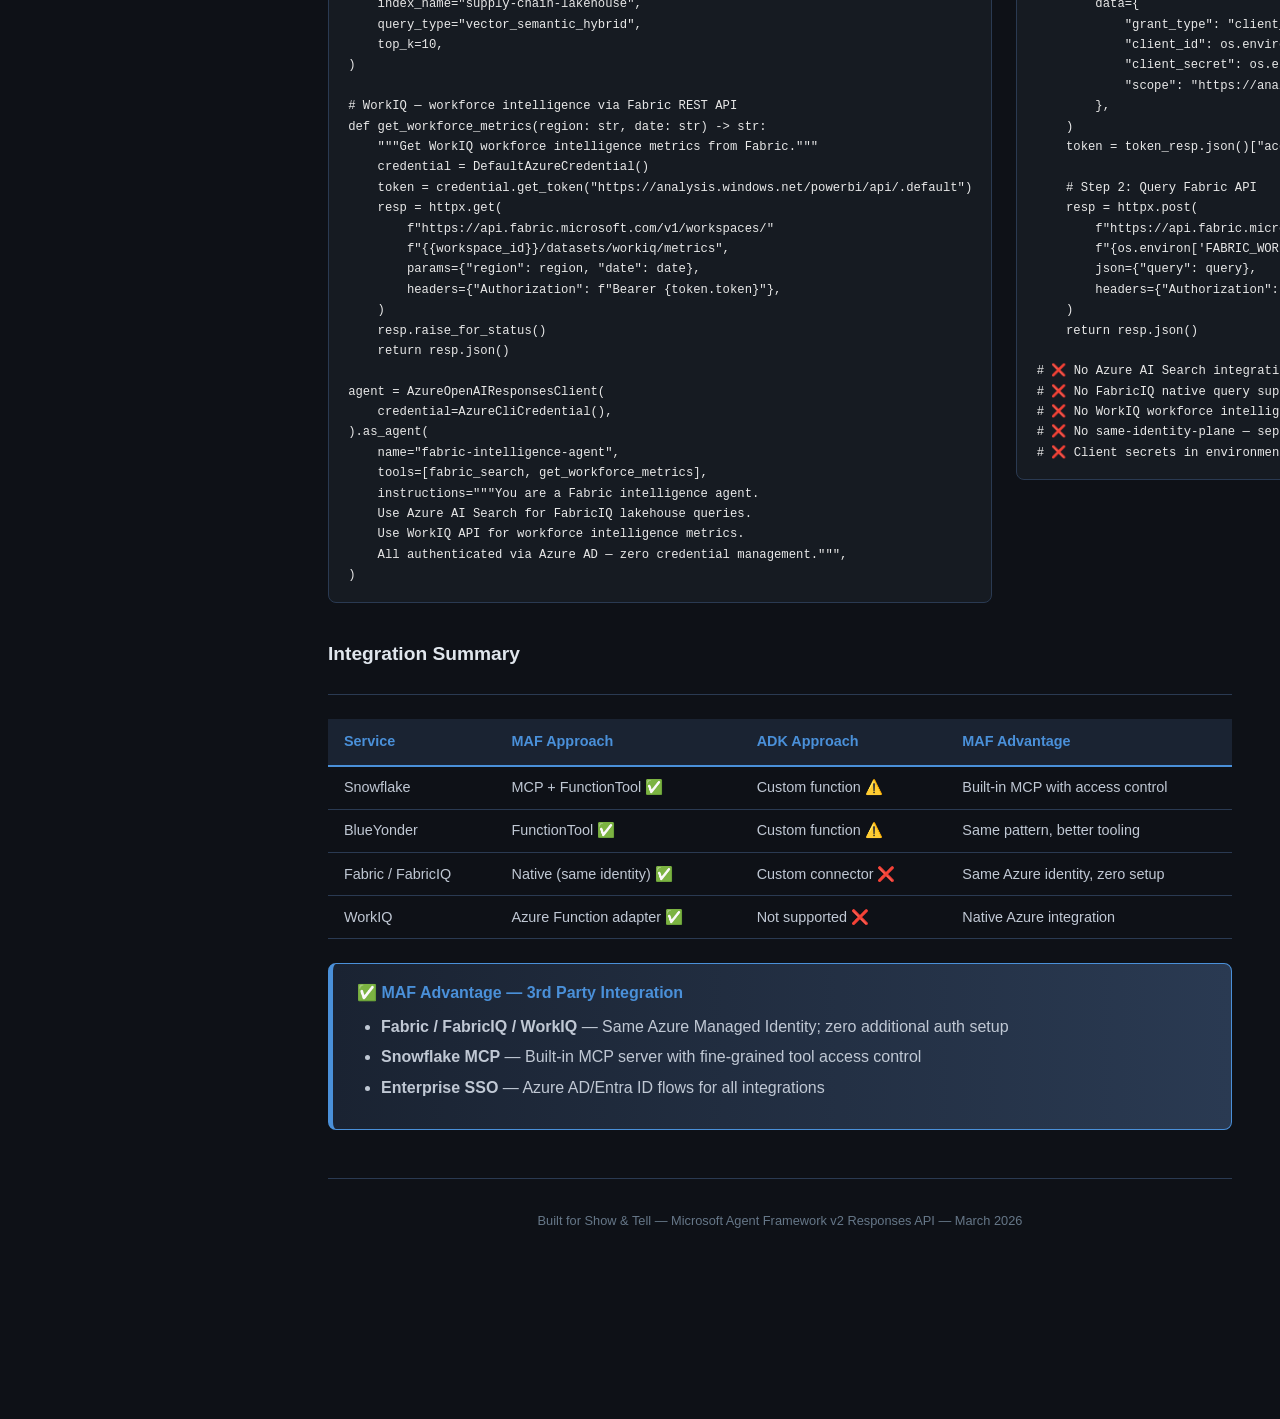
<file: static_site/6-third-party.html>
<!DOCTYPE html>
<html lang="en">
<head>
<meta charset="UTF-8">
<meta name="viewport" content="width=device-width, initial-scale=1.0">
<title>3rd Party Integration — MAF vs ADK</title>
<link rel="stylesheet" href="css/style.css">
</head>
<body>
<nav class="sidebar">
    <h3>🗂️ MAF vs ADK</h3>
    <ul><li><a href="index.html">🤖 Home</a></li>
<li><a href="0-what-is.html">📚 What Is MAF vs ADK</a></li>
<li><a href="1-agent-creation.html">🏗️ Agent Creation</a></li>
<li><a href="2-tool-integration.html">🔧 Tool Integration</a></li>
<li><a href="3-memory-state.html">🧠 Memory & State</a></li>
<li><a href="4-multi-agent.html">🔀 Multi-Agent</a></li>
<li><a href="5-deployment.html">🚀 Deployment</a></li>
<li><a href="6-third-party.html" class="active">🔗 3rd Party</a></li>
<li><a href="7-cross-model.html">🔄 Cross-Model</a></li>
<li><a href="8-foundry-vs-vertex.html">☁️ Foundry vs Vertex</a></li>
</ul>
    <div class="sidebar-meta">
        <p><strong>Baseline:</strong> MAF v2 Responses API</p>
        <p><strong>Compared with:</strong> Google ADK</p>
        <p style="margin-top:1rem;">March 2026</p>
    </div>
</nav>
<div class="mobile-nav">
    <select onchange="location.href=this.value">
        <option value="index.html">🤖 Home</option>
<option value="0-what-is.html">📚 What Is MAF vs ADK</option>
<option value="1-agent-creation.html">🏗️ Agent Creation</option>
<option value="2-tool-integration.html">🔧 Tool Integration</option>
<option value="3-memory-state.html">🧠 Memory & State</option>
<option value="4-multi-agent.html">🔀 Multi-Agent</option>
<option value="5-deployment.html">🚀 Deployment</option>
<option value="6-third-party.html" selected>🔗 3rd Party</option>
<option value="7-cross-model.html">🔄 Cross-Model</option>
<option value="8-foundry-vs-vertex.html">☁️ Foundry vs Vertex</option>

    </select>
</div>
<main class="main-content">

<h1 class="section-header">🔗 Chapter 6: 3rd Party Integration</h1>
<p>Enterprise agents need to connect to <strong>Snowflake, BlueYonder, and Microsoft Fabric</strong>. Here's how each framework handles these integrations.</p>
<hr>

<h3>Integration Architecture Overview</h3>
<pre><code class="language-text">┌───────────────────────────────────────────────────────┐
│                    AI Agent Layer                      │
│  ┌──────────────────┐    ┌──────────────────────┐    │
│  │  MAF Agent        │    │  ADK Agent            │    │
│  │  (Azure Foundry)  │    │  (Vertex AI)          │    │
│  └──────┬───────────┘    └──────┬───────────────┘    │
│         │                       │                     │
│  ┌──────▼───────────────────────▼───────────────┐    │
│  │          Integration Methods                  │    │
│  │  ┌─────────┐  ┌────────┐  ┌──────────────┐  │    │
│  │  │   MCP   │  │Function│  │ Direct SDK   │  │    │
│  │  │ Server  │  │  Tool  │  │ (Snowflake   │  │    │
│  │  │         │  │        │  │  connector)  │  │    │
│  │  └────┬────┘  └───┬────┘  └──────┬───────┘  │    │
│  └───────┼────────────┼──────────────┼──────────┘    │
│          │            │              │                │
├──────────▼────────────▼──────────────▼────────────────┤
│                 External Services                     │
│  ┌──────────┐  ┌───────────┐  ┌──────────────────┐  │
│  │Snowflake │  │BlueYonder │  │Microsoft Fabric  │  │
│  │          │  │           │  │FabricIQ / WorkIQ │  │
│  └──────────┘  └───────────┘  └──────────────────┘  │
└───────────────────────────────────────────────────────┘</code></pre>
<hr>

<h3>6.1 — Snowflake Integration</h3><hr>
<div class="columns">
<div>
    <span class="framework-label-maf">Microsoft Agent Framework</span>
    <p><strong>MCP Server + Function Tool</strong></p>
    <p>Connect via MCP server or FunctionTool. MAF supports Snowflake MCP with allowed_tools for access control.</p>
    <pre><code class="language-python">from azure.ai.agents.models import McpToolDefinition, FunctionTool

# Option 1: MCP Server for Snowflake
snowflake_mcp = McpTool(
    server_url=&quot;https://snowflake-mcp.azurewebsites.net/sse&quot;,
    allowed_tools=[&quot;execute_query&quot;, &quot;list_tables&quot;],
    # Managed Identity — no credentials in code
)

# Option 2: Function Tool with Snowflake connector
import snowflake.connector

def query_inventory(sku: str) -&gt; str:
    &quot;&quot;&quot;Query Snowflake for inventory levels by SKU.&quot;&quot;&quot;
    conn = snowflake.connector.connect(
        account=os.environ[&quot;SNOWFLAKE_ACCOUNT&quot;],
        authenticator=&quot;externalbrowser&quot;,  # SSO via Azure AD
        warehouse=&quot;SUPPLY_CHAIN_WH&quot;,
        database=&quot;INVENTORY_DB&quot;,
    )
    cursor = conn.cursor()
    cursor.execute(
        &quot;SELECT warehouse, qty FROM inventory WHERE sku = %s&quot;, (sku,)
    )
    rows = cursor.fetchall()
    conn.close()
    return str([{&quot;warehouse&quot;: r[0], &quot;qty&quot;: r[1]} for r in rows])

agent = AzureOpenAIResponsesClient(
    credential=AzureCliCredential(),
).as_agent(
    name=&quot;snowflake-agent&quot;,
    tools=[snowflake_mcp, query_inventory],
    instructions=&quot;Query Snowflake for supply chain data.&quot;,
)</code></pre>
</div>
<div>
    <span class="framework-label-adk">Google ADK</span>
    <p><strong>Custom Function Tool</strong></p>
    <p>ADK connects via custom function tools wrapping the Snowflake connector. No built-in Snowflake integration.</p>
    <pre><code class="language-python"># ADK: Manual Snowflake integration
import snowflake.connector

def query_inventory(sku: str) -&gt; dict:
    &quot;&quot;&quot;Query Snowflake — manual credential management.&quot;&quot;&quot;
    conn = snowflake.connector.connect(
        account=os.environ[&quot;SNOWFLAKE_ACCOUNT&quot;],
        user=os.environ[&quot;SNOWFLAKE_USER&quot;],       # ⚠️ Manual creds
        password=os.environ[&quot;SNOWFLAKE_PASSWORD&quot;], # ⚠️ No managed ID
        warehouse=&quot;SUPPLY_CHAIN_WH&quot;,
        database=&quot;INVENTORY_DB&quot;,
    )
    cursor = conn.cursor()
    cursor.execute(
        &quot;SELECT warehouse, qty FROM inventory WHERE sku = %s&quot;, (sku,)
    )
    rows = cursor.fetchall()
    conn.close()
    return {&quot;results&quot;: [{&quot;warehouse&quot;: r[0], &quot;qty&quot;: r[1]} for r in rows]}

agent = Agent(
    name=&quot;snowflake_agent&quot;,
    model=&quot;gemini-2.5-flash&quot;,
    instruction=&quot;Query Snowflake for supply chain data.&quot;,
    tools=[query_inventory],
)

# ⚠️ No MCP built-in for Snowflake
# ⚠️ Manual credential rotation required
# ⚠️ No Azure AD SSO for Snowflake auth</code></pre>
</div>
</div>

<h3>6.2 — BlueYonder Integration</h3><hr>
<div class="columns">
<div>
    <span class="framework-label-maf">Microsoft Agent Framework</span>
    <p><strong>Function Tool with API Client</strong></p>
    <p>Wrap BlueYonder REST APIs as FunctionTool with type-safe schema generation.</p>
    <pre><code class="language-python">from azure.ai.agents.models import FunctionTool
import httpx

BY_BASE_URL = os.environ[&quot;BLUEYONDER_API_URL&quot;]

def get_order_status(order_id: str) -&gt; str:
    &quot;&quot;&quot;Get order fulfillment status from BlueYonder.&quot;&quot;&quot;
    resp = httpx.get(
        f&quot;{BY_BASE_URL}/orders/{order_id}/status&quot;,
        headers={&quot;Authorization&quot;: f&quot;Bearer {_get_by_token()}&quot;},
    )
    resp.raise_for_status()
    return resp.json()

def reschedule_delivery(order_id: str, new_date: str) -&gt; str:
    &quot;&quot;&quot;Reschedule delivery in BlueYonder fulfillment system.&quot;&quot;&quot;
    resp = httpx.post(
        f&quot;{BY_BASE_URL}/orders/{order_id}/reschedule&quot;,
        json={&quot;new_delivery_date&quot;: new_date},
        headers={&quot;Authorization&quot;: f&quot;Bearer {_get_by_token()}&quot;},
    )
    resp.raise_for_status()
    return f&quot;Order {order_id} rescheduled to {new_date}&quot;

agent = AzureOpenAIResponsesClient(
    credential=AzureCliCredential(),
).as_agent(
    name=&quot;fulfillment-agent&quot;,
    tools=[get_order_status, reschedule_delivery],
    instructions=&quot;Manage orders via BlueYonder fulfillment.&quot;,
)</code></pre>
</div>
<div>
    <span class="framework-label-adk">Google ADK</span>
    <p><strong>Custom Function Tool</strong></p>
    <p>Similar pattern — wrap BlueYonder APIs as custom functions.</p>
    <pre><code class="language-python"># ADK: Manual BlueYonder REST integration
import httpx

def get_order_status(order_id: str) -&gt; dict:
    &quot;&quot;&quot;Get BlueYonder order status — manual auth.&quot;&quot;&quot;
    resp = httpx.get(
        f&quot;{os.environ[&#x27;BY_API_URL&#x27;]}/orders/{order_id}/status&quot;,
        headers={
            &quot;Authorization&quot;: f&quot;Bearer {os.environ[&#x27;BY_API_KEY&#x27;]}&quot;
            # ⚠️ Static API key — manual rotation
        },
    )
    resp.raise_for_status()
    return resp.json()

def reschedule_delivery(order_id: str, new_date: str) -&gt; dict:
    &quot;&quot;&quot;Reschedule via BlueYonder — manual auth.&quot;&quot;&quot;
    resp = httpx.post(
        f&quot;{os.environ[&#x27;BY_API_URL&#x27;]}/orders/{order_id}/reschedule&quot;,
        json={&quot;new_delivery_date&quot;: new_date},
        headers={
            &quot;Authorization&quot;: f&quot;Bearer {os.environ[&#x27;BY_API_KEY&#x27;]}&quot;
        },
    )
    resp.raise_for_status()
    return {&quot;status&quot;: &quot;rescheduled&quot;, &quot;new_date&quot;: new_date}

# Same pattern as MAF, but:
# ⚠️ No managed identity — API keys in env vars
# ⚠️ No Azure Key Vault integration</code></pre>
</div>
</div>

<h3>6.3 — Microsoft Fabric / FabricIQ / WorkIQ</h3><hr>
<div class="columns">
<div>
    <span class="framework-label-maf">Microsoft Agent Framework</span>
    <p><strong>Native Azure Integration (Same Identity)</strong></p>
    <p>MAF agents use the same Azure Managed Identity to access Fabric. FabricIQ provides AI-powered insights natively.</p>
    <pre><code class="language-python">from azure.ai.agents.models import (
    AzureAISearchToolDefinition,
    FunctionTool,
)
from azure.identity import DefaultAzureCredential
import httpx

# FabricIQ — query Fabric lakehouse via Azure AI Search
# Same identity plane: Azure AD → Fabric → AI Search → Agent
fabric_search = AzureAISearchToolDefinition(
    index_connection_id=&quot;fabric-lakehouse-index&quot;,
    index_name=&quot;supply-chain-lakehouse&quot;,
    query_type=&quot;vector_semantic_hybrid&quot;,
    top_k=10,
)

# WorkIQ — workforce intelligence via Fabric REST API
def get_workforce_metrics(region: str, date: str) -&gt; str:
    &quot;&quot;&quot;Get WorkIQ workforce intelligence metrics from Fabric.&quot;&quot;&quot;
    credential = DefaultAzureCredential()
    token = credential.get_token(&quot;https://analysis.windows.net/powerbi/api/.default&quot;)
    resp = httpx.get(
        f&quot;https://api.fabric.microsoft.com/v1/workspaces/&quot;
        f&quot;{{workspace_id}}/datasets/workiq/metrics&quot;,
        params={&quot;region&quot;: region, &quot;date&quot;: date},
        headers={&quot;Authorization&quot;: f&quot;Bearer {token.token}&quot;},
    )
    resp.raise_for_status()
    return resp.json()

agent = AzureOpenAIResponsesClient(
    credential=AzureCliCredential(),
).as_agent(
    name=&quot;fabric-intelligence-agent&quot;,
    tools=[fabric_search, get_workforce_metrics],
    instructions=&quot;&quot;&quot;You are a Fabric intelligence agent.
    Use Azure AI Search for FabricIQ lakehouse queries.
    Use WorkIQ API for workforce intelligence metrics.
    All authenticated via Azure AD — zero credential management.&quot;&quot;&quot;,
)</code></pre>
</div>
<div>
    <span class="framework-label-adk">Google ADK</span>
    <p><strong>Custom REST API Connector</strong></p>
    <p>ADK requires custom REST API connectors for Fabric. No Managed Identity — must manage API keys separately.</p>
    <pre><code class="language-python"># ADK: No native Microsoft Fabric integration
# Must build custom connectors for everything

import httpx

def query_fabric_lakehouse(query: str) -&gt; dict:
    &quot;&quot;&quot;Custom Fabric connector — complex auth flow.&quot;&quot;&quot;
    # Step 1: Get OAuth token for Fabric API
    # (Must register app in Azure AD manually)
    token_resp = httpx.post(
        &quot;https://login.microsoftonline.com/{tenant}/oauth2/v2.0/token&quot;,
        data={
            &quot;grant_type&quot;: &quot;client_credentials&quot;,
            &quot;client_id&quot;: os.environ[&quot;AZURE_CLIENT_ID&quot;],
            &quot;client_secret&quot;: os.environ[&quot;AZURE_CLIENT_SECRET&quot;],  # ⚠️
            &quot;scope&quot;: &quot;https://analysis.windows.net/powerbi/api/.default&quot;,
        },
    )
    token = token_resp.json()[&quot;access_token&quot;]

    # Step 2: Query Fabric API
    resp = httpx.post(
        f&quot;https://api.fabric.microsoft.com/v1/workspaces/&quot;
        f&quot;{os.environ[&#x27;FABRIC_WORKSPACE_ID&#x27;]}/queries&quot;,
        json={&quot;query&quot;: query},
        headers={&quot;Authorization&quot;: f&quot;Bearer {token}&quot;},
    )
    return resp.json()

# ❌ No Azure AI Search integration (build RAG manually)
# ❌ No FabricIQ native query support
# ❌ No WorkIQ workforce intelligence API
# ❌ No same-identity-plane — separate auth for each service
# ❌ Client secrets in environment variables</code></pre>
</div>
</div>

<h3>Integration Summary</h3><hr>
<table><thead><tr><th>Service</th><th>MAF Approach</th><th>ADK Approach</th><th>MAF Advantage</th></tr></thead><tbody><tr><td>Snowflake</td><td>MCP + FunctionTool ✅</td><td>Custom function ⚠️</td><td>Built-in MCP with access control</td></tr>
<tr><td>BlueYonder</td><td>FunctionTool ✅</td><td>Custom function ⚠️</td><td>Same pattern, better tooling</td></tr>
<tr><td>Fabric / FabricIQ</td><td>Native (same identity) ✅</td><td>Custom connector ❌</td><td>Same Azure identity, zero setup</td></tr>
<tr><td>WorkIQ</td><td>Azure Function adapter ✅</td><td>Not supported ❌</td><td>Native Azure integration</td></tr>
</tbody></table>

<div class="advantage-banner">
    <h4>✅ MAF Advantage — 3rd Party Integration</h4>
    <ul><li><strong>Fabric / FabricIQ / WorkIQ</strong> — Same Azure Managed Identity; zero additional auth setup</li><li><strong>Snowflake MCP</strong> — Built-in MCP server with fine-grained tool access control</li><li><strong>Enterprise SSO</strong> — Azure AD/Entra ID flows for all integrations</li></ul>
</div>

<div class="footer">
    Built for Show &amp; Tell — Microsoft Agent Framework v2 Responses API — March 2026
</div>
</main>
</body>
</html>
</file>
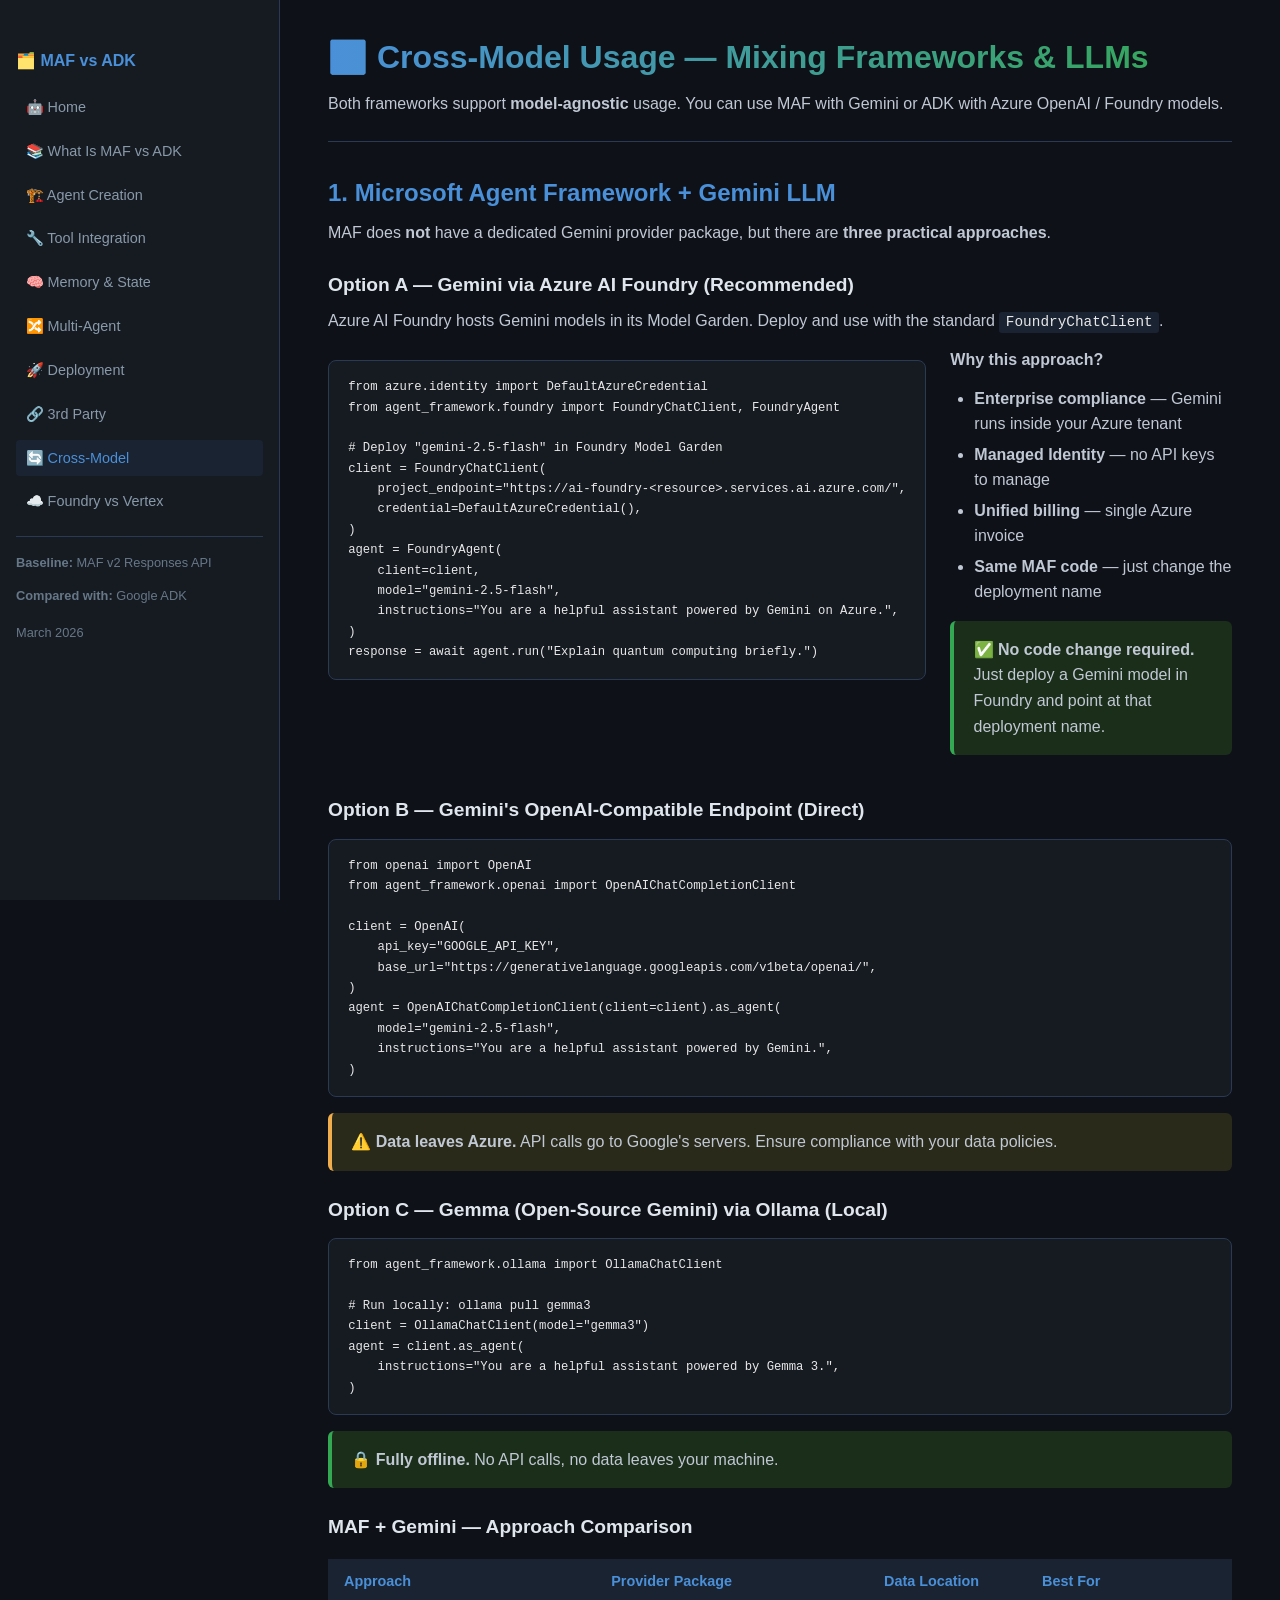
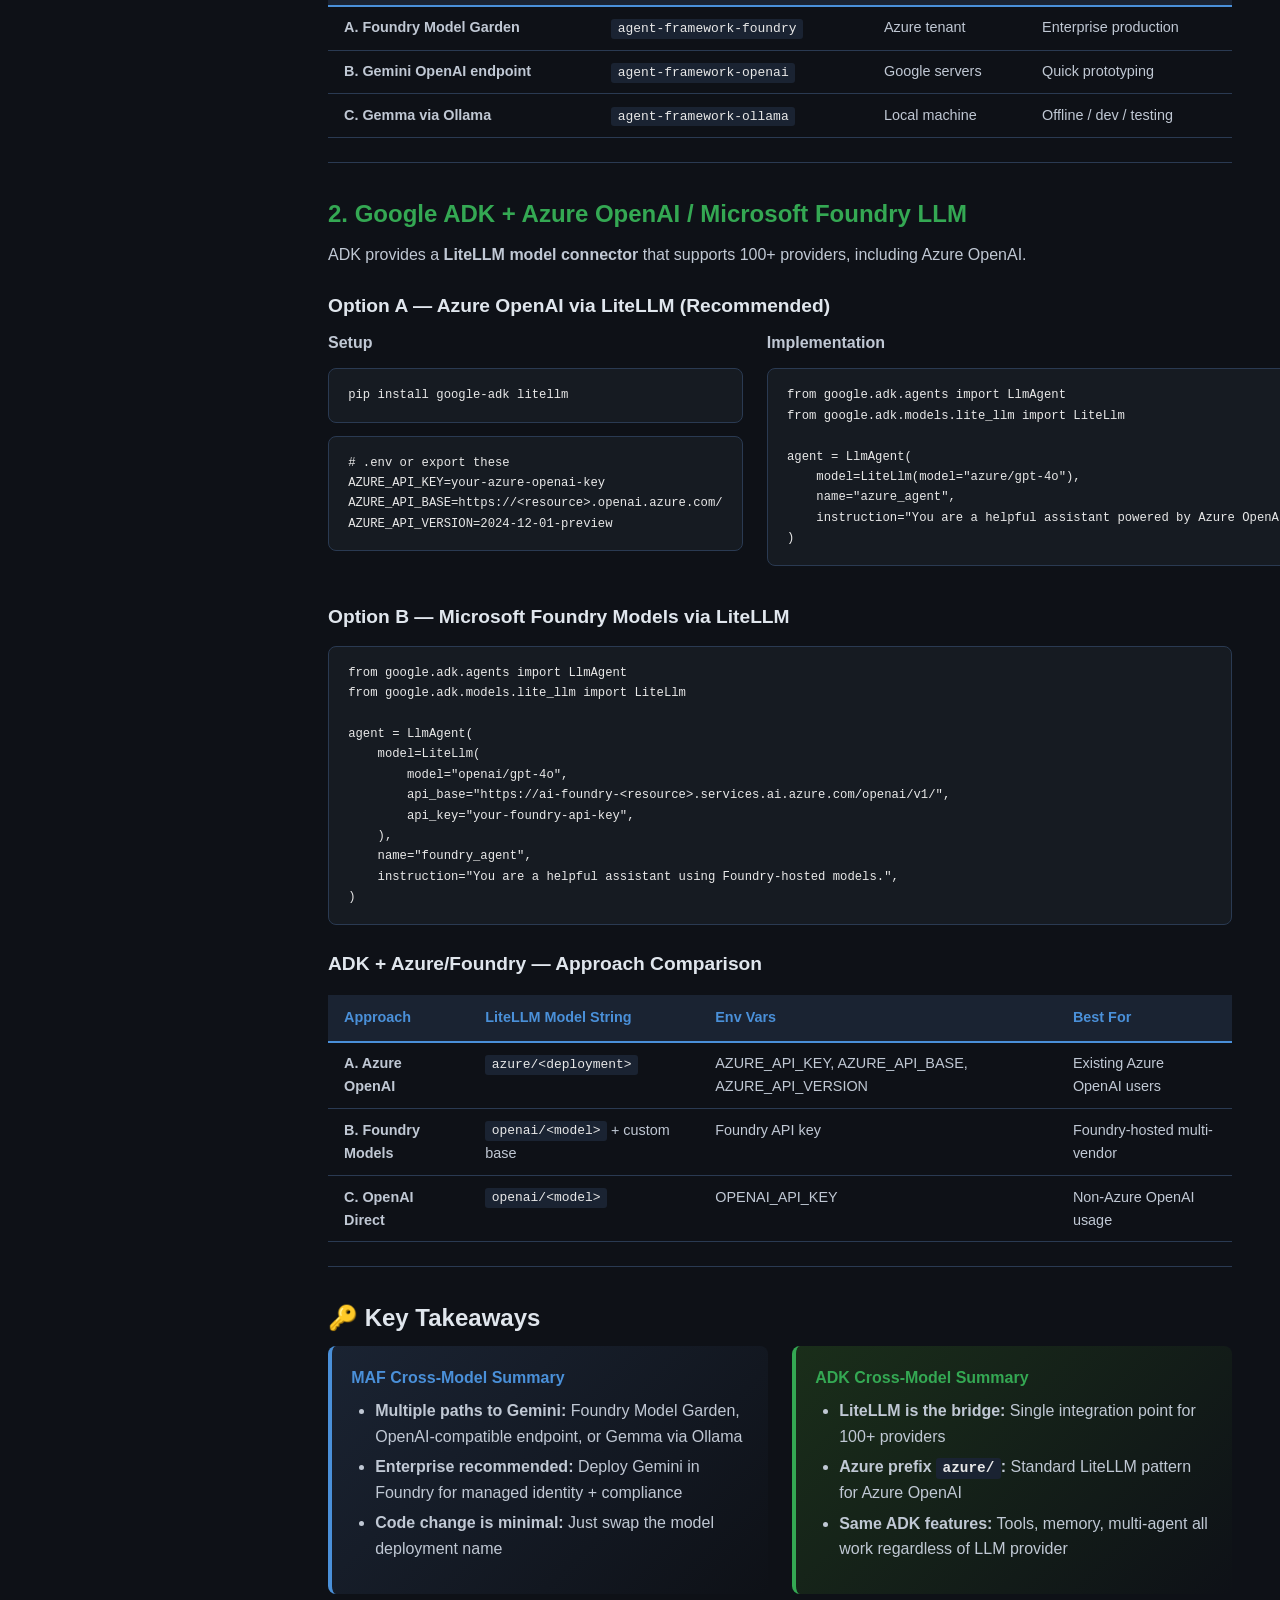
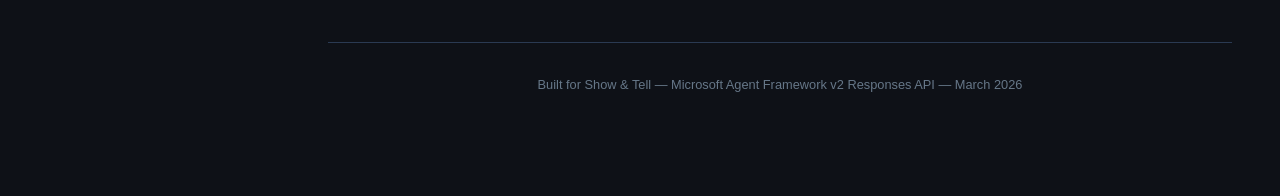
<file: static_site/7-cross-model.html>
<!DOCTYPE html>
<html lang="en">
<head>
<meta charset="UTF-8">
<meta name="viewport" content="width=device-width, initial-scale=1.0">
<title>Cross-Model Usage — MAF vs ADK</title>
<link rel="stylesheet" href="css/style.css">
</head>
<body>
<nav class="sidebar">
    <h3>🗂️ MAF vs ADK</h3>
    <ul><li><a href="index.html">🤖 Home</a></li>
<li><a href="0-what-is.html">📚 What Is MAF vs ADK</a></li>
<li><a href="1-agent-creation.html">🏗️ Agent Creation</a></li>
<li><a href="2-tool-integration.html">🔧 Tool Integration</a></li>
<li><a href="3-memory-state.html">🧠 Memory & State</a></li>
<li><a href="4-multi-agent.html">🔀 Multi-Agent</a></li>
<li><a href="5-deployment.html">🚀 Deployment</a></li>
<li><a href="6-third-party.html">🔗 3rd Party</a></li>
<li><a href="7-cross-model.html" class="active">🔄 Cross-Model</a></li>
<li><a href="8-foundry-vs-vertex.html">☁️ Foundry vs Vertex</a></li>
</ul>
    <div class="sidebar-meta">
        <p><strong>Baseline:</strong> MAF v2 Responses API</p>
        <p><strong>Compared with:</strong> Google ADK</p>
        <p style="margin-top:1rem;">March 2026</p>
    </div>
</nav>
<div class="mobile-nav">
    <select onchange="location.href=this.value">
        <option value="index.html">🤖 Home</option>
<option value="0-what-is.html">📚 What Is MAF vs ADK</option>
<option value="1-agent-creation.html">🏗️ Agent Creation</option>
<option value="2-tool-integration.html">🔧 Tool Integration</option>
<option value="3-memory-state.html">🧠 Memory & State</option>
<option value="4-multi-agent.html">🔀 Multi-Agent</option>
<option value="5-deployment.html">🚀 Deployment</option>
<option value="6-third-party.html">🔗 3rd Party</option>
<option value="7-cross-model.html" selected>🔄 Cross-Model</option>
<option value="8-foundry-vs-vertex.html">☁️ Foundry vs Vertex</option>

    </select>
</div>
<main class="main-content">

<h1 class="section-header">🔄 Cross-Model Usage — Mixing Frameworks & LLMs</h1>
<p>Both frameworks support <strong>model-agnostic</strong> usage. You can use MAF with Gemini or ADK with Azure OpenAI / Foundry models.</p>
<hr>

<h2 style="color:#4A90D9;">1. Microsoft Agent Framework + Gemini LLM</h2>
<p>MAF does <strong>not</strong> have a dedicated Gemini provider package, but there are <strong>three practical approaches</strong>.</p>

<h3>Option A — Gemini via Azure AI Foundry (Recommended)</h3>
<p>Azure AI Foundry hosts Gemini models in its Model Garden. Deploy and use with the standard <code>FoundryChatClient</code>.</p>
<div class="columns">
<div>
    <pre><code class="language-python">from azure.identity import DefaultAzureCredential
from agent_framework.foundry import FoundryChatClient, FoundryAgent

# Deploy &quot;gemini-2.5-flash&quot; in Foundry Model Garden
client = FoundryChatClient(
    project_endpoint=&quot;https://ai-foundry-&lt;resource&gt;.services.ai.azure.com/&quot;,
    credential=DefaultAzureCredential(),
)
agent = FoundryAgent(
    client=client,
    model=&quot;gemini-2.5-flash&quot;,
    instructions=&quot;You are a helpful assistant powered by Gemini on Azure.&quot;,
)
response = await agent.run(&quot;Explain quantum computing briefly.&quot;)</code></pre>
</div>
<div>
    <p><strong>Why this approach?</strong></p>
    <ul>
    <li><strong>Enterprise compliance</strong> — Gemini runs inside your Azure tenant</li>
    <li><strong>Managed Identity</strong> — no API keys to manage</li>
    <li><strong>Unified billing</strong> — single Azure invoice</li>
    <li><strong>Same MAF code</strong> — just change the deployment name</li>
    </ul>
    <div class="success-box">✅ <strong>No code change required.</strong> Just deploy a Gemini model in Foundry and point at that deployment name.</div>
</div>
</div>

<h3>Option B — Gemini's OpenAI-Compatible Endpoint (Direct)</h3>
<pre><code class="language-python">from openai import OpenAI
from agent_framework.openai import OpenAIChatCompletionClient

client = OpenAI(
    api_key=&quot;GOOGLE_API_KEY&quot;,
    base_url=&quot;https://generativelanguage.googleapis.com/v1beta/openai/&quot;,
)
agent = OpenAIChatCompletionClient(client=client).as_agent(
    model=&quot;gemini-2.5-flash&quot;,
    instructions=&quot;You are a helpful assistant powered by Gemini.&quot;,
)</code></pre>
<div class="warning-box">⚠️ <strong>Data leaves Azure.</strong> API calls go to Google's servers. Ensure compliance with your data policies.</div>

<h3>Option C — Gemma (Open-Source Gemini) via Ollama (Local)</h3>
<pre><code class="language-python">from agent_framework.ollama import OllamaChatClient

# Run locally: ollama pull gemma3
client = OllamaChatClient(model=&quot;gemma3&quot;)
agent = client.as_agent(
    instructions=&quot;You are a helpful assistant powered by Gemma 3.&quot;,
)</code></pre>
<div class="success-box">🔒 <strong>Fully offline.</strong> No API calls, no data leaves your machine.</div>

<h3>MAF + Gemini — Approach Comparison</h3>
<table><thead><tr><th>Approach</th><th>Provider Package</th><th>Data Location</th><th>Best For</th></tr></thead><tbody><tr><td><strong>A. Foundry Model Garden</strong></td><td><code>agent-framework-foundry</code></td><td>Azure tenant</td><td>Enterprise production</td></tr>
<tr><td><strong>B. Gemini OpenAI endpoint</strong></td><td><code>agent-framework-openai</code></td><td>Google servers</td><td>Quick prototyping</td></tr>
<tr><td><strong>C. Gemma via Ollama</strong></td><td><code>agent-framework-ollama</code></td><td>Local machine</td><td>Offline / dev / testing</td></tr>
</tbody></table>
<hr>

<h2 style="color:#34A853;">2. Google ADK + Azure OpenAI / Microsoft Foundry LLM</h2>
<p>ADK provides a <strong>LiteLLM model connector</strong> that supports 100+ providers, including Azure OpenAI.</p>

<h3>Option A — Azure OpenAI via LiteLLM (Recommended)</h3>
<div class="columns">
<div>
    <p><strong>Setup</strong></p>
    <pre><code class="language-bash">pip install google-adk litellm</code></pre>
    <pre><code class="language-bash"># .env or export these
AZURE_API_KEY=your-azure-openai-key
AZURE_API_BASE=https://&lt;resource&gt;.openai.azure.com/
AZURE_API_VERSION=2024-12-01-preview</code></pre>
</div>
<div>
    <p><strong>Implementation</strong></p>
    <pre><code class="language-python">from google.adk.agents import LlmAgent
from google.adk.models.lite_llm import LiteLlm

agent = LlmAgent(
    model=LiteLlm(model=&quot;azure/gpt-4o&quot;),
    name=&quot;azure_agent&quot;,
    instruction=&quot;You are a helpful assistant powered by Azure OpenAI.&quot;,
)</code></pre>
</div>
</div>

<h3>Option B — Microsoft Foundry Models via LiteLLM</h3>
<pre><code class="language-python">from google.adk.agents import LlmAgent
from google.adk.models.lite_llm import LiteLlm

agent = LlmAgent(
    model=LiteLlm(
        model=&quot;openai/gpt-4o&quot;,
        api_base=&quot;https://ai-foundry-&lt;resource&gt;.services.ai.azure.com/openai/v1/&quot;,
        api_key=&quot;your-foundry-api-key&quot;,
    ),
    name=&quot;foundry_agent&quot;,
    instruction=&quot;You are a helpful assistant using Foundry-hosted models.&quot;,
)</code></pre>

<h3>ADK + Azure/Foundry — Approach Comparison</h3>
<table><thead><tr><th>Approach</th><th>LiteLLM Model String</th><th>Env Vars</th><th>Best For</th></tr></thead><tbody><tr><td><strong>A. Azure OpenAI</strong></td><td><code>azure/&lt;deployment&gt;</code></td><td>AZURE_API_KEY, AZURE_API_BASE, AZURE_API_VERSION</td><td>Existing Azure OpenAI users</td></tr>
<tr><td><strong>B. Foundry Models</strong></td><td><code>openai/&lt;model&gt;</code> + custom base</td><td>Foundry API key</td><td>Foundry-hosted multi-vendor</td></tr>
<tr><td><strong>C. OpenAI Direct</strong></td><td><code>openai/&lt;model&gt;</code></td><td>OPENAI_API_KEY</td><td>Non-Azure OpenAI usage</td></tr>
</tbody></table>
<hr>

<h2>🔑 Key Takeaways</h2>
<div class="columns">
<div class="maf-col">
    <h4 style="color:#4A90D9;">MAF Cross-Model Summary</h4>
    <ul>
    <li><strong>Multiple paths to Gemini:</strong> Foundry Model Garden, OpenAI-compatible endpoint, or Gemma via Ollama</li>
    <li><strong>Enterprise recommended:</strong> Deploy Gemini in Foundry for managed identity + compliance</li>
    <li><strong>Code change is minimal:</strong> Just swap the model deployment name</li>
    </ul>
</div>
<div class="adk-col">
    <h4 style="color:#34A853;">ADK Cross-Model Summary</h4>
    <ul>
    <li><strong>LiteLLM is the bridge:</strong> Single integration point for 100+ providers</li>
    <li><strong>Azure prefix <code>azure/</code>:</strong> Standard LiteLLM pattern for Azure OpenAI</li>
    <li><strong>Same ADK features:</strong> Tools, memory, multi-agent all work regardless of LLM provider</li>
    </ul>
</div>
</div>

<div class="footer">
    Built for Show &amp; Tell — Microsoft Agent Framework v2 Responses API — March 2026
</div>
</main>
</body>
</html>
</file>
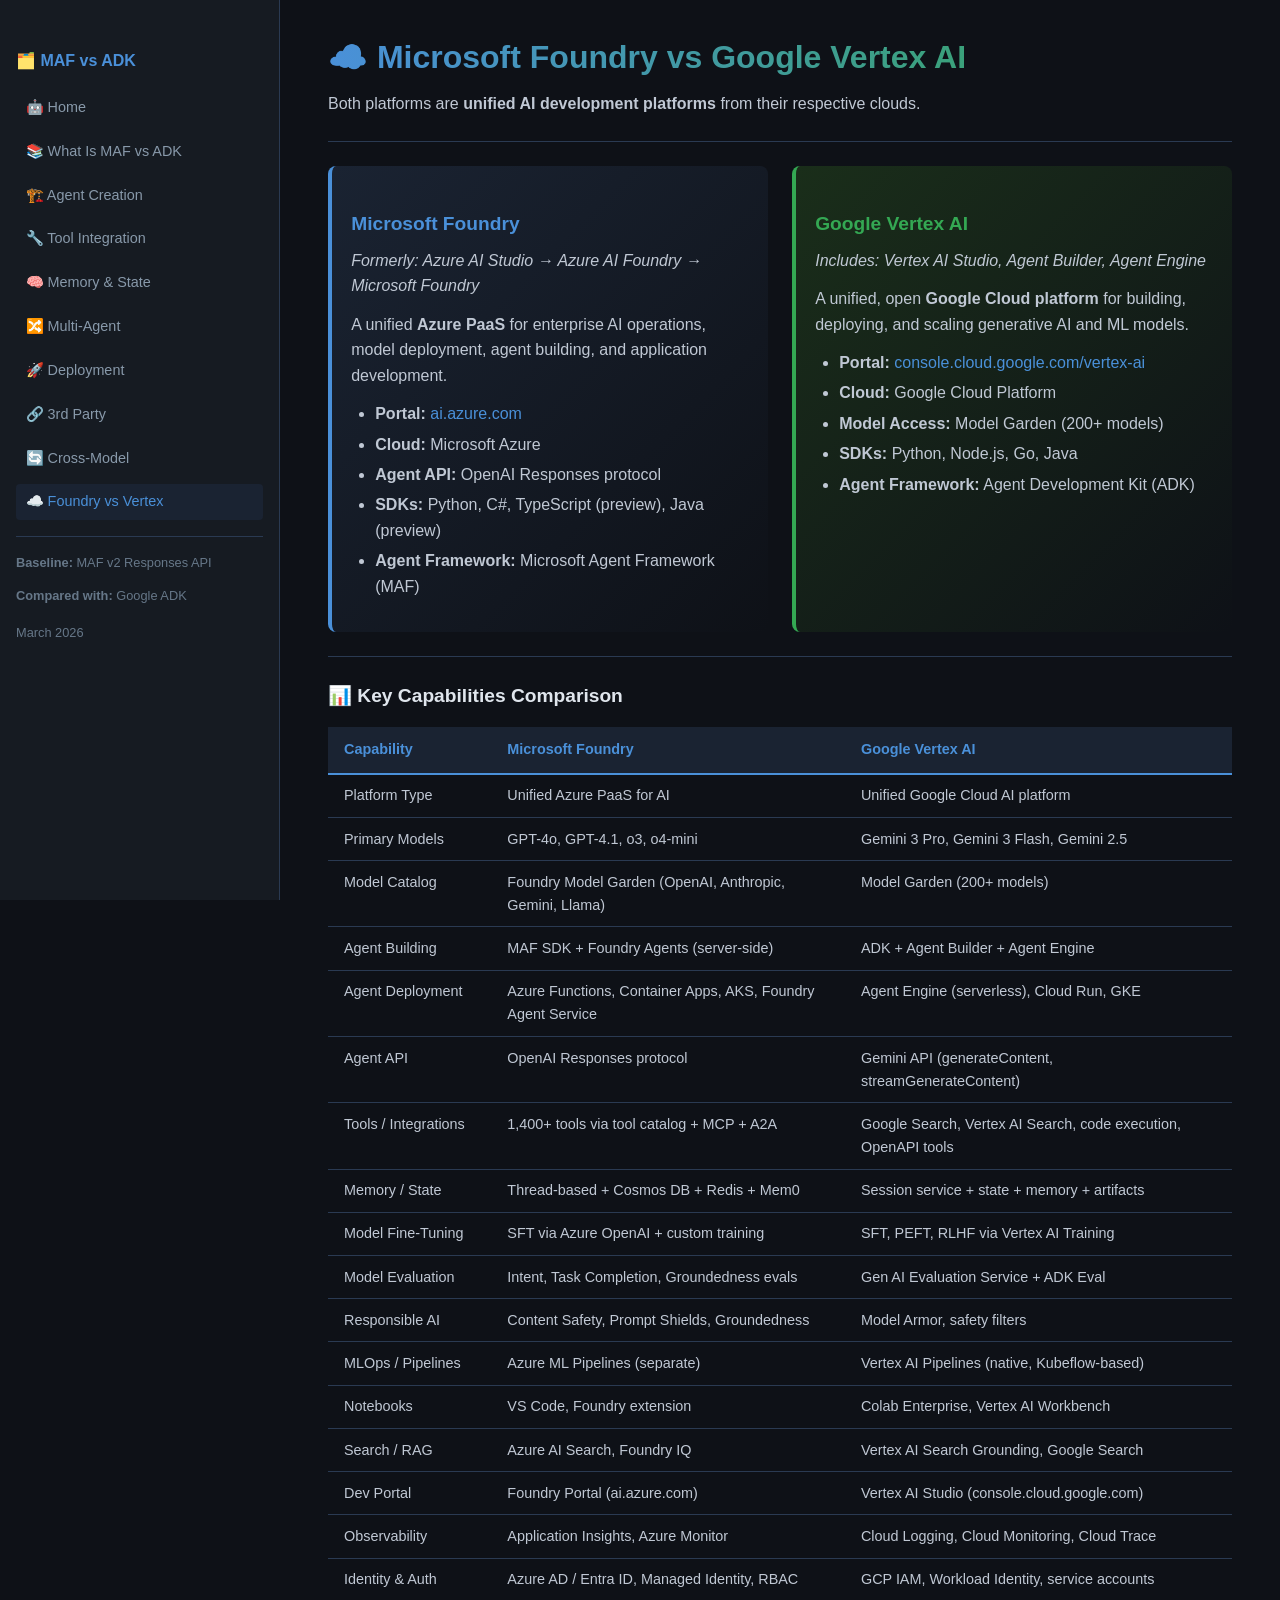
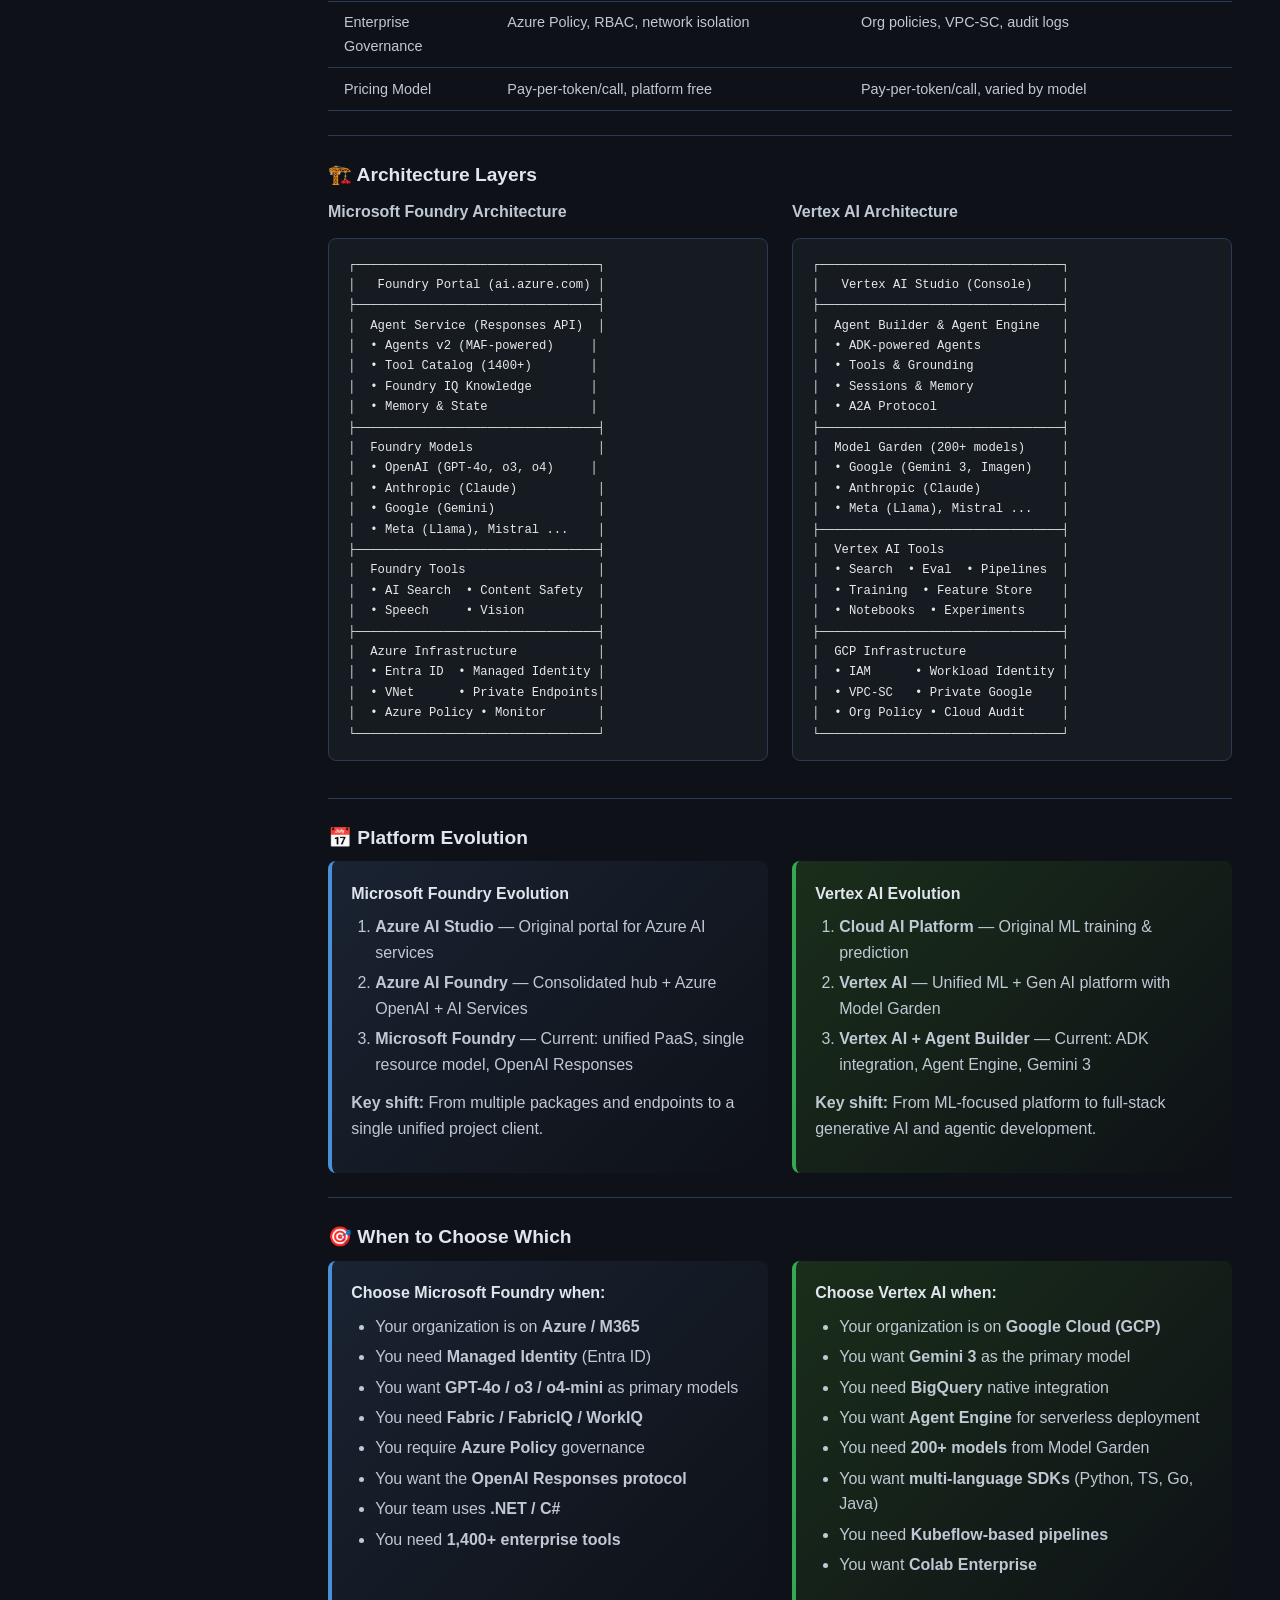
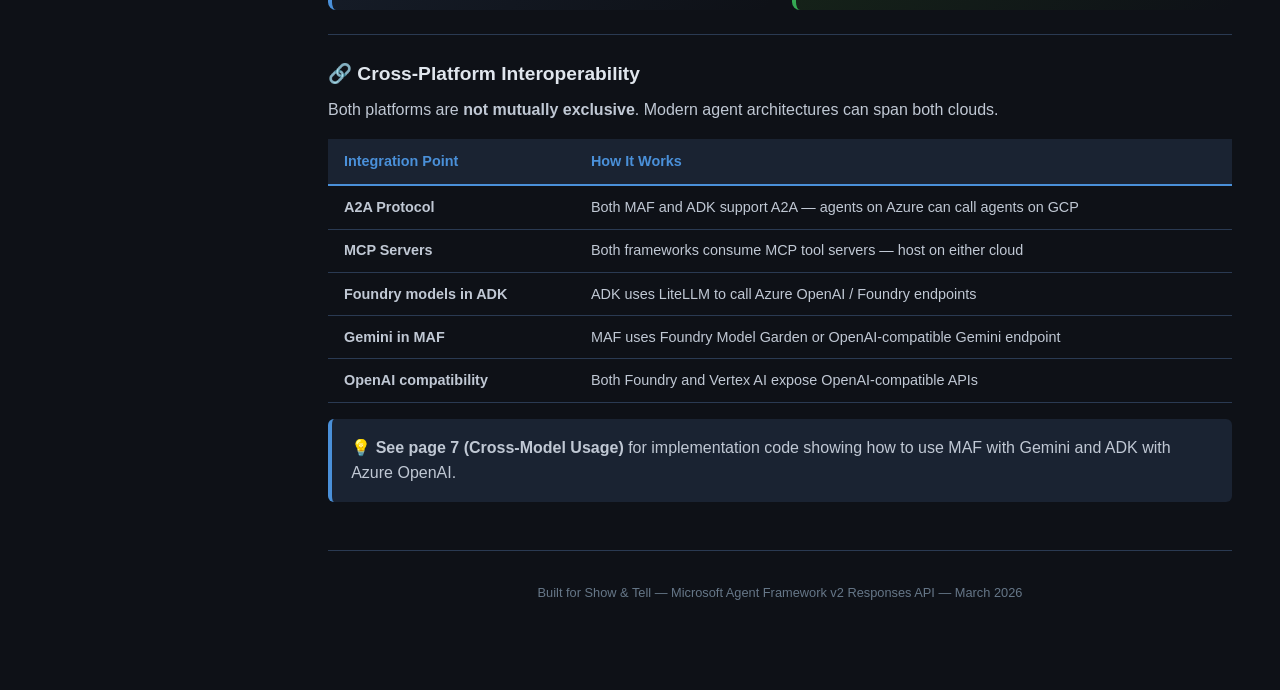
<file: static_site/8-foundry-vs-vertex.html>
<!DOCTYPE html>
<html lang="en">
<head>
<meta charset="UTF-8">
<meta name="viewport" content="width=device-width, initial-scale=1.0">
<title>Foundry vs Vertex AI — MAF vs ADK</title>
<link rel="stylesheet" href="css/style.css">
</head>
<body>
<nav class="sidebar">
    <h3>🗂️ MAF vs ADK</h3>
    <ul><li><a href="index.html">🤖 Home</a></li>
<li><a href="0-what-is.html">📚 What Is MAF vs ADK</a></li>
<li><a href="1-agent-creation.html">🏗️ Agent Creation</a></li>
<li><a href="2-tool-integration.html">🔧 Tool Integration</a></li>
<li><a href="3-memory-state.html">🧠 Memory & State</a></li>
<li><a href="4-multi-agent.html">🔀 Multi-Agent</a></li>
<li><a href="5-deployment.html">🚀 Deployment</a></li>
<li><a href="6-third-party.html">🔗 3rd Party</a></li>
<li><a href="7-cross-model.html">🔄 Cross-Model</a></li>
<li><a href="8-foundry-vs-vertex.html" class="active">☁️ Foundry vs Vertex</a></li>
</ul>
    <div class="sidebar-meta">
        <p><strong>Baseline:</strong> MAF v2 Responses API</p>
        <p><strong>Compared with:</strong> Google ADK</p>
        <p style="margin-top:1rem;">March 2026</p>
    </div>
</nav>
<div class="mobile-nav">
    <select onchange="location.href=this.value">
        <option value="index.html">🤖 Home</option>
<option value="0-what-is.html">📚 What Is MAF vs ADK</option>
<option value="1-agent-creation.html">🏗️ Agent Creation</option>
<option value="2-tool-integration.html">🔧 Tool Integration</option>
<option value="3-memory-state.html">🧠 Memory & State</option>
<option value="4-multi-agent.html">🔀 Multi-Agent</option>
<option value="5-deployment.html">🚀 Deployment</option>
<option value="6-third-party.html">🔗 3rd Party</option>
<option value="7-cross-model.html">🔄 Cross-Model</option>
<option value="8-foundry-vs-vertex.html" selected>☁️ Foundry vs Vertex</option>

    </select>
</div>
<main class="main-content">

<h1 class="section-header">☁️ Microsoft Foundry vs Google Vertex AI</h1>
<p>Both platforms are <strong>unified AI development platforms</strong> from their respective clouds.</p>
<hr>

<div class="columns">
<div class="maf-col">
    <h3 style="color:#4A90D9;">Microsoft Foundry</h3>
    <p><em>Formerly: Azure AI Studio → Azure AI Foundry → Microsoft Foundry</em></p>
    <p>A unified <strong>Azure PaaS</strong> for enterprise AI operations, model deployment, agent building, and application development.</p>
    <ul>
    <li><strong>Portal:</strong> <a href="https://ai.azure.com" target="_blank">ai.azure.com</a></li>
    <li><strong>Cloud:</strong> Microsoft Azure</li>
    <li><strong>Agent API:</strong> OpenAI Responses protocol</li>
    <li><strong>SDKs:</strong> Python, C#, TypeScript (preview), Java (preview)</li>
    <li><strong>Agent Framework:</strong> Microsoft Agent Framework (MAF)</li>
    </ul>
</div>
<div class="adk-col">
    <h3 style="color:#34A853;">Google Vertex AI</h3>
    <p><em>Includes: Vertex AI Studio, Agent Builder, Agent Engine</em></p>
    <p>A unified, open <strong>Google Cloud platform</strong> for building, deploying, and scaling generative AI and ML models.</p>
    <ul>
    <li><strong>Portal:</strong> <a href="https://console.cloud.google.com/vertex-ai" target="_blank">console.cloud.google.com/vertex-ai</a></li>
    <li><strong>Cloud:</strong> Google Cloud Platform</li>
    <li><strong>Model Access:</strong> Model Garden (200+ models)</li>
    <li><strong>SDKs:</strong> Python, Node.js, Go, Java</li>
    <li><strong>Agent Framework:</strong> Agent Development Kit (ADK)</li>
    </ul>
</div>
</div>
<hr>

<h3>📊 Key Capabilities Comparison</h3>
<table><thead><tr><th>Capability</th><th>Microsoft Foundry</th><th>Google Vertex AI</th></tr></thead><tbody><tr><td>Platform Type</td><td>Unified Azure PaaS for AI</td><td>Unified Google Cloud AI platform</td></tr>
<tr><td>Primary Models</td><td>GPT-4o, GPT-4.1, o3, o4-mini</td><td>Gemini 3 Pro, Gemini 3 Flash, Gemini 2.5</td></tr>
<tr><td>Model Catalog</td><td>Foundry Model Garden (OpenAI, Anthropic, Gemini, Llama)</td><td>Model Garden (200+ models)</td></tr>
<tr><td>Agent Building</td><td>MAF SDK + Foundry Agents (server-side)</td><td>ADK + Agent Builder + Agent Engine</td></tr>
<tr><td>Agent Deployment</td><td>Azure Functions, Container Apps, AKS, Foundry Agent Service</td><td>Agent Engine (serverless), Cloud Run, GKE</td></tr>
<tr><td>Agent API</td><td>OpenAI Responses protocol</td><td>Gemini API (generateContent, streamGenerateContent)</td></tr>
<tr><td>Tools / Integrations</td><td>1,400+ tools via tool catalog + MCP + A2A</td><td>Google Search, Vertex AI Search, code execution, OpenAPI tools</td></tr>
<tr><td>Memory / State</td><td>Thread-based + Cosmos DB + Redis + Mem0</td><td>Session service + state + memory + artifacts</td></tr>
<tr><td>Model Fine-Tuning</td><td>SFT via Azure OpenAI + custom training</td><td>SFT, PEFT, RLHF via Vertex AI Training</td></tr>
<tr><td>Model Evaluation</td><td>Intent, Task Completion, Groundedness evals</td><td>Gen AI Evaluation Service + ADK Eval</td></tr>
<tr><td>Responsible AI</td><td>Content Safety, Prompt Shields, Groundedness</td><td>Model Armor, safety filters</td></tr>
<tr><td>MLOps / Pipelines</td><td>Azure ML Pipelines (separate)</td><td>Vertex AI Pipelines (native, Kubeflow-based)</td></tr>
<tr><td>Notebooks</td><td>VS Code, Foundry extension</td><td>Colab Enterprise, Vertex AI Workbench</td></tr>
<tr><td>Search / RAG</td><td>Azure AI Search, Foundry IQ</td><td>Vertex AI Search Grounding, Google Search</td></tr>
<tr><td>Dev Portal</td><td>Foundry Portal (ai.azure.com)</td><td>Vertex AI Studio (console.cloud.google.com)</td></tr>
<tr><td>Observability</td><td>Application Insights, Azure Monitor</td><td>Cloud Logging, Cloud Monitoring, Cloud Trace</td></tr>
<tr><td>Identity &amp; Auth</td><td>Azure AD / Entra ID, Managed Identity, RBAC</td><td>GCP IAM, Workload Identity, service accounts</td></tr>
<tr><td>Enterprise Governance</td><td>Azure Policy, RBAC, network isolation</td><td>Org policies, VPC-SC, audit logs</td></tr>
<tr><td>Pricing Model</td><td>Pay-per-token/call, platform free</td><td>Pay-per-token/call, varied by model</td></tr>
</tbody></table>
<hr>

<h3>🏗️ Architecture Layers</h3>
<div class="columns">
<div>
    <p><strong>Microsoft Foundry Architecture</strong></p>
    <pre><code class="language-text">┌─────────────────────────────────┐
│   Foundry Portal (ai.azure.com) │
├─────────────────────────────────┤
│  Agent Service (Responses API)  │
│  • Agents v2 (MAF-powered)     │
│  • Tool Catalog (1400+)        │
│  • Foundry IQ Knowledge        │
│  • Memory &amp; State              │
├─────────────────────────────────┤
│  Foundry Models                 │
│  • OpenAI (GPT-4o, o3, o4)     │
│  • Anthropic (Claude)           │
│  • Google (Gemini)              │
│  • Meta (Llama), Mistral ...    │
├─────────────────────────────────┤
│  Foundry Tools                  │
│  • AI Search  • Content Safety  │
│  • Speech     • Vision          │
├─────────────────────────────────┤
│  Azure Infrastructure           │
│  • Entra ID  • Managed Identity │
│  • VNet      • Private Endpoints│
│  • Azure Policy • Monitor       │
└─────────────────────────────────┘</code></pre>
</div>
<div>
    <p><strong>Vertex AI Architecture</strong></p>
    <pre><code class="language-text">┌─────────────────────────────────┐
│   Vertex AI Studio (Console)    │
├─────────────────────────────────┤
│  Agent Builder &amp; Agent Engine   │
│  • ADK-powered Agents           │
│  • Tools &amp; Grounding            │
│  • Sessions &amp; Memory            │
│  • A2A Protocol                 │
├─────────────────────────────────┤
│  Model Garden (200+ models)     │
│  • Google (Gemini 3, Imagen)    │
│  • Anthropic (Claude)           │
│  • Meta (Llama), Mistral ...    │
├─────────────────────────────────┤
│  Vertex AI Tools                │
│  • Search  • Eval  • Pipelines  │
│  • Training  • Feature Store    │
│  • Notebooks  • Experiments     │
├─────────────────────────────────┤
│  GCP Infrastructure             │
│  • IAM      • Workload Identity │
│  • VPC-SC   • Private Google    │
│  • Org Policy • Cloud Audit     │
└─────────────────────────────────┘</code></pre>
</div>
</div>
<hr>

<h3>📅 Platform Evolution</h3>
<div class="columns">
<div class="maf-col">
    <h4>Microsoft Foundry Evolution</h4>
    <ol>
    <li><strong>Azure AI Studio</strong> — Original portal for Azure AI services</li>
    <li><strong>Azure AI Foundry</strong> — Consolidated hub + Azure OpenAI + AI Services</li>
    <li><strong>Microsoft Foundry</strong> — Current: unified PaaS, single resource model, OpenAI Responses</li>
    </ol>
    <p><strong>Key shift:</strong> From multiple packages and endpoints to a single unified project client.</p>
</div>
<div class="adk-col">
    <h4>Vertex AI Evolution</h4>
    <ol>
    <li><strong>Cloud AI Platform</strong> — Original ML training &amp; prediction</li>
    <li><strong>Vertex AI</strong> — Unified ML + Gen AI platform with Model Garden</li>
    <li><strong>Vertex AI + Agent Builder</strong> — Current: ADK integration, Agent Engine, Gemini 3</li>
    </ol>
    <p><strong>Key shift:</strong> From ML-focused platform to full-stack generative AI and agentic development.</p>
</div>
</div>
<hr>

<h3>🎯 When to Choose Which</h3>
<div class="columns">
<div class="maf-col">
    <h4>Choose Microsoft Foundry when:</h4>
    <ul>
    <li>Your organization is on <strong>Azure / M365</strong></li>
    <li>You need <strong>Managed Identity</strong> (Entra ID)</li>
    <li>You want <strong>GPT-4o / o3 / o4-mini</strong> as primary models</li>
    <li>You need <strong>Fabric / FabricIQ / WorkIQ</strong></li>
    <li>You require <strong>Azure Policy</strong> governance</li>
    <li>You want the <strong>OpenAI Responses protocol</strong></li>
    <li>Your team uses <strong>.NET / C#</strong></li>
    <li>You need <strong>1,400+ enterprise tools</strong></li>
    </ul>
</div>
<div class="adk-col">
    <h4>Choose Vertex AI when:</h4>
    <ul>
    <li>Your organization is on <strong>Google Cloud (GCP)</strong></li>
    <li>You want <strong>Gemini 3</strong> as the primary model</li>
    <li>You need <strong>BigQuery</strong> native integration</li>
    <li>You want <strong>Agent Engine</strong> for serverless deployment</li>
    <li>You need <strong>200+ models</strong> from Model Garden</li>
    <li>You want <strong>multi-language SDKs</strong> (Python, TS, Go, Java)</li>
    <li>You need <strong>Kubeflow-based pipelines</strong></li>
    <li>You want <strong>Colab Enterprise</strong></li>
    </ul>
</div>
</div>
<hr>

<h3>🔗 Cross-Platform Interoperability</h3>
<p>Both platforms are <strong>not mutually exclusive</strong>. Modern agent architectures can span both clouds.</p>
<table><thead><tr><th>Integration Point</th><th>How It Works</th></tr></thead><tbody><tr><td><strong>A2A Protocol</strong></td><td>Both MAF and ADK support A2A — agents on Azure can call agents on GCP</td></tr>
<tr><td><strong>MCP Servers</strong></td><td>Both frameworks consume MCP tool servers — host on either cloud</td></tr>
<tr><td><strong>Foundry models in ADK</strong></td><td>ADK uses LiteLLM to call Azure OpenAI / Foundry endpoints</td></tr>
<tr><td><strong>Gemini in MAF</strong></td><td>MAF uses Foundry Model Garden or OpenAI-compatible Gemini endpoint</td></tr>
<tr><td><strong>OpenAI compatibility</strong></td><td>Both Foundry and Vertex AI expose OpenAI-compatible APIs</td></tr>
</tbody></table>
<div class="info-box">💡 <strong>See page 7 (Cross-Model Usage)</strong> for implementation code showing how to use MAF with Gemini and ADK with Azure OpenAI.</div>

<div class="footer">
    Built for Show &amp; Tell — Microsoft Agent Framework v2 Responses API — March 2026
</div>
</main>
</body>
</html>
</file>
<file: static_site/css/style.css>
/* ===== MAF vs ADK Static Site Styles ===== */

/* --- Reset & Base --- */
*, *::before, *::after { box-sizing: border-box; margin: 0; padding: 0; }

body {
    background-color: #0e1117;
    color: #c0c8d4;
    font-family: -apple-system, BlinkMacSystemFont, 'Segoe UI', Roboto, Oxygen, Ubuntu, sans-serif;
    line-height: 1.6;
    padding: 0;
}

a { color: #4A90D9; text-decoration: none; }
a:hover { text-decoration: underline; }

h1, h2, h3, h4 { color: #e0e6ed; margin-bottom: 0.5rem; }
h1 { font-size: 2rem; }
h2 { font-size: 1.5rem; margin-top: 2rem; }
h3 { font-size: 1.2rem; margin-top: 1.5rem; }

hr { border: none; border-top: 1px solid #2a3a52; margin: 1.5rem 0; }

p { margin-bottom: 0.8rem; }

ul, ol { margin-left: 1.5rem; margin-bottom: 0.8rem; }
li { margin-bottom: 0.3rem; }

code {
    background: #1a2332;
    padding: 0.15rem 0.4rem;
    border-radius: 3px;
    font-family: 'Consolas', 'Monaco', 'Courier New', monospace;
    font-size: 0.9em;
    color: #e8e8e8;
}

/* --- Layout --- */
.page-wrapper {
    max-width: 1400px;
    margin: 0 auto;
    display: flex;
    min-height: 100vh;
}

.sidebar {
    width: 280px;
    background: #161b22;
    border-right: 1px solid #2a3a52;
    padding: 1.5rem 1rem;
    position: fixed;
    top: 0;
    left: 0;
    bottom: 0;
    overflow-y: auto;
    z-index: 100;
}

.sidebar h3 { color: #4A90D9; font-size: 1rem; margin-bottom: 1rem; }

.sidebar ul { list-style: none; margin-left: 0; }
.sidebar li { margin-bottom: 0.5rem; }
.sidebar a {
    color: #8899aa;
    display: block;
    padding: 0.4rem 0.6rem;
    border-radius: 4px;
    font-size: 0.9rem;
    transition: all 0.2s;
}
.sidebar a:hover, .sidebar a.active {
    background: #1a2332;
    color: #4A90D9;
    text-decoration: none;
}

.sidebar .sidebar-meta {
    margin-top: 1rem;
    padding-top: 1rem;
    border-top: 1px solid #2a3a52;
    font-size: 0.8rem;
    color: #667788;
}

.main-content {
    margin-left: 280px;
    padding: 2rem 3rem;
    flex: 1;
    max-width: calc(100% - 280px);
}

/* --- Side-by-side columns --- */
.columns {
    display: grid;
    grid-template-columns: 1fr 1fr;
    gap: 1.5rem;
    margin-bottom: 1.5rem;
}

.columns-3 {
    display: grid;
    grid-template-columns: 1fr 1fr 1fr;
    gap: 1rem;
    margin-bottom: 1.5rem;
}

.maf-col {
    border-left: 4px solid #4A90D9;
    background: linear-gradient(135deg, #1a2332 0%, #0e1117 100%);
    padding: 1.2rem;
    border-radius: 8px;
}

.adk-col {
    border-left: 4px solid #34A853;
    background: linear-gradient(135deg, #1a2e1a 0%, #0e1117 100%);
    padding: 1.2rem;
    border-radius: 8px;
}

/* --- Framework labels --- */
.framework-label-maf {
    background-color: #4A90D9;
    color: white;
    padding: 0.3rem 0.8rem;
    border-radius: 4px;
    font-weight: 600;
    font-size: 0.85rem;
    display: inline-block;
    margin-bottom: 0.8rem;
}

.framework-label-adk {
    background-color: #34A853;
    color: white;
    padding: 0.3rem 0.8rem;
    border-radius: 4px;
    font-weight: 600;
    font-size: 0.85rem;
    display: inline-block;
    margin-bottom: 0.8rem;
}

/* --- Section header gradient --- */
.section-header {
    background: linear-gradient(90deg, #4A90D9 0%, #34A853 100%);
    -webkit-background-clip: text;
    -webkit-text-fill-color: transparent;
    background-clip: text;
    font-size: 2rem;
    font-weight: 700;
    margin-bottom: 0.5rem;
}

/* --- Advantage banner --- */
.advantage-banner {
    background: linear-gradient(90deg, #1a2332 0%, #2a3a52 100%);
    border: 1px solid #4A90D9;
    border-left: 5px solid #4A90D9;
    border-radius: 8px;
    padding: 1rem 1.5rem;
    margin: 1.5rem 0;
}
.advantage-banner h4 { color: #4A90D9; margin-top: 0; }
.advantage-banner ul { color: #c0c8d4; }

/* --- Info / Warning / Success boxes --- */
.info-box {
    background: #1a2332;
    border-left: 4px solid #4A90D9;
    padding: 1rem 1.2rem;
    border-radius: 6px;
    margin: 1rem 0;
}
.warning-box {
    background: #2a2a1a;
    border-left: 4px solid #f0ad4e;
    padding: 1rem 1.2rem;
    border-radius: 6px;
    margin: 1rem 0;
}
.success-box {
    background: #1a2e1a;
    border-left: 4px solid #34A853;
    padding: 1rem 1.2rem;
    border-radius: 6px;
    margin: 1rem 0;
}

/* --- Code blocks --- */
pre {
    background: #161b22;
    border: 1px solid #2a3a52;
    border-radius: 8px;
    padding: 1rem 1.2rem;
    overflow-x: auto;
    font-size: 0.85rem;
    line-height: 1.5;
    margin: 0.8rem 0;
}
pre code {
    background: none;
    padding: 0;
    color: #e8e8e8;
}

/* --- Tables --- */
table {
    width: 100%;
    border-collapse: collapse;
    margin: 1rem 0;
    font-size: 0.9rem;
}

th {
    background-color: #1a2332;
    color: #4A90D9;
    padding: 0.7rem 1rem;
    text-align: left;
    border-bottom: 2px solid #4A90D9;
    font-weight: 600;
}

td {
    padding: 0.6rem 1rem;
    border-bottom: 1px solid #2a3a52;
    color: #c0c8d4;
    vertical-align: top;
}

tr:hover td { background: #161b22; }

/* --- Metric cards --- */
.metric-card {
    background: #1a2332;
    border: 1px solid #2a3a52;
    border-radius: 8px;
    padding: 1rem;
    text-align: center;
}
.metric-card h3 { color: #4A90D9; margin: 0; font-size: 1.05rem; }
.metric-card p { color: #8899aa; margin: 0.3rem 0 0 0; font-size: 0.85rem; }

/* --- Collapsible / Details --- */
details {
    background: #161b22;
    border: 1px solid #2a3a52;
    border-radius: 8px;
    margin: 0.8rem 0;
    padding: 0;
}
details summary {
    padding: 0.8rem 1.2rem;
    cursor: pointer;
    font-weight: 600;
    color: #e0e6ed;
    user-select: none;
}
details summary:hover { color: #4A90D9; }
details[open] summary { border-bottom: 1px solid #2a3a52; }
details .detail-content { padding: 1rem 1.2rem; }

/* --- Responsive --- */
@media (max-width: 1024px) {
    .sidebar { width: 220px; }
    .main-content { margin-left: 220px; max-width: calc(100% - 220px); padding: 1.5rem 2rem; }
}

@media (max-width: 768px) {
    .sidebar { display: none; }
    .main-content { margin-left: 0; max-width: 100%; padding: 1rem; }
    .columns { grid-template-columns: 1fr; }
    .columns-3 { grid-template-columns: 1fr; }
    .section-header { font-size: 1.5rem; }

    .mobile-nav {
        display: block;
        background: #161b22;
        padding: 0.8rem;
        border-bottom: 1px solid #2a3a52;
        text-align: center;
    }
    .mobile-nav select {
        background: #1a2332;
        color: #c0c8d4;
        border: 1px solid #2a3a52;
        padding: 0.5rem;
        border-radius: 4px;
        font-size: 0.9rem;
        width: 100%;
    }
}

@media (min-width: 769px) {
    .mobile-nav { display: none; }
}

/* --- Footer --- */
.footer {
    text-align: center;
    padding: 2rem;
    color: #667788;
    font-size: 0.8rem;
    border-top: 1px solid #2a3a52;
    margin-top: 3rem;
}
</file>
